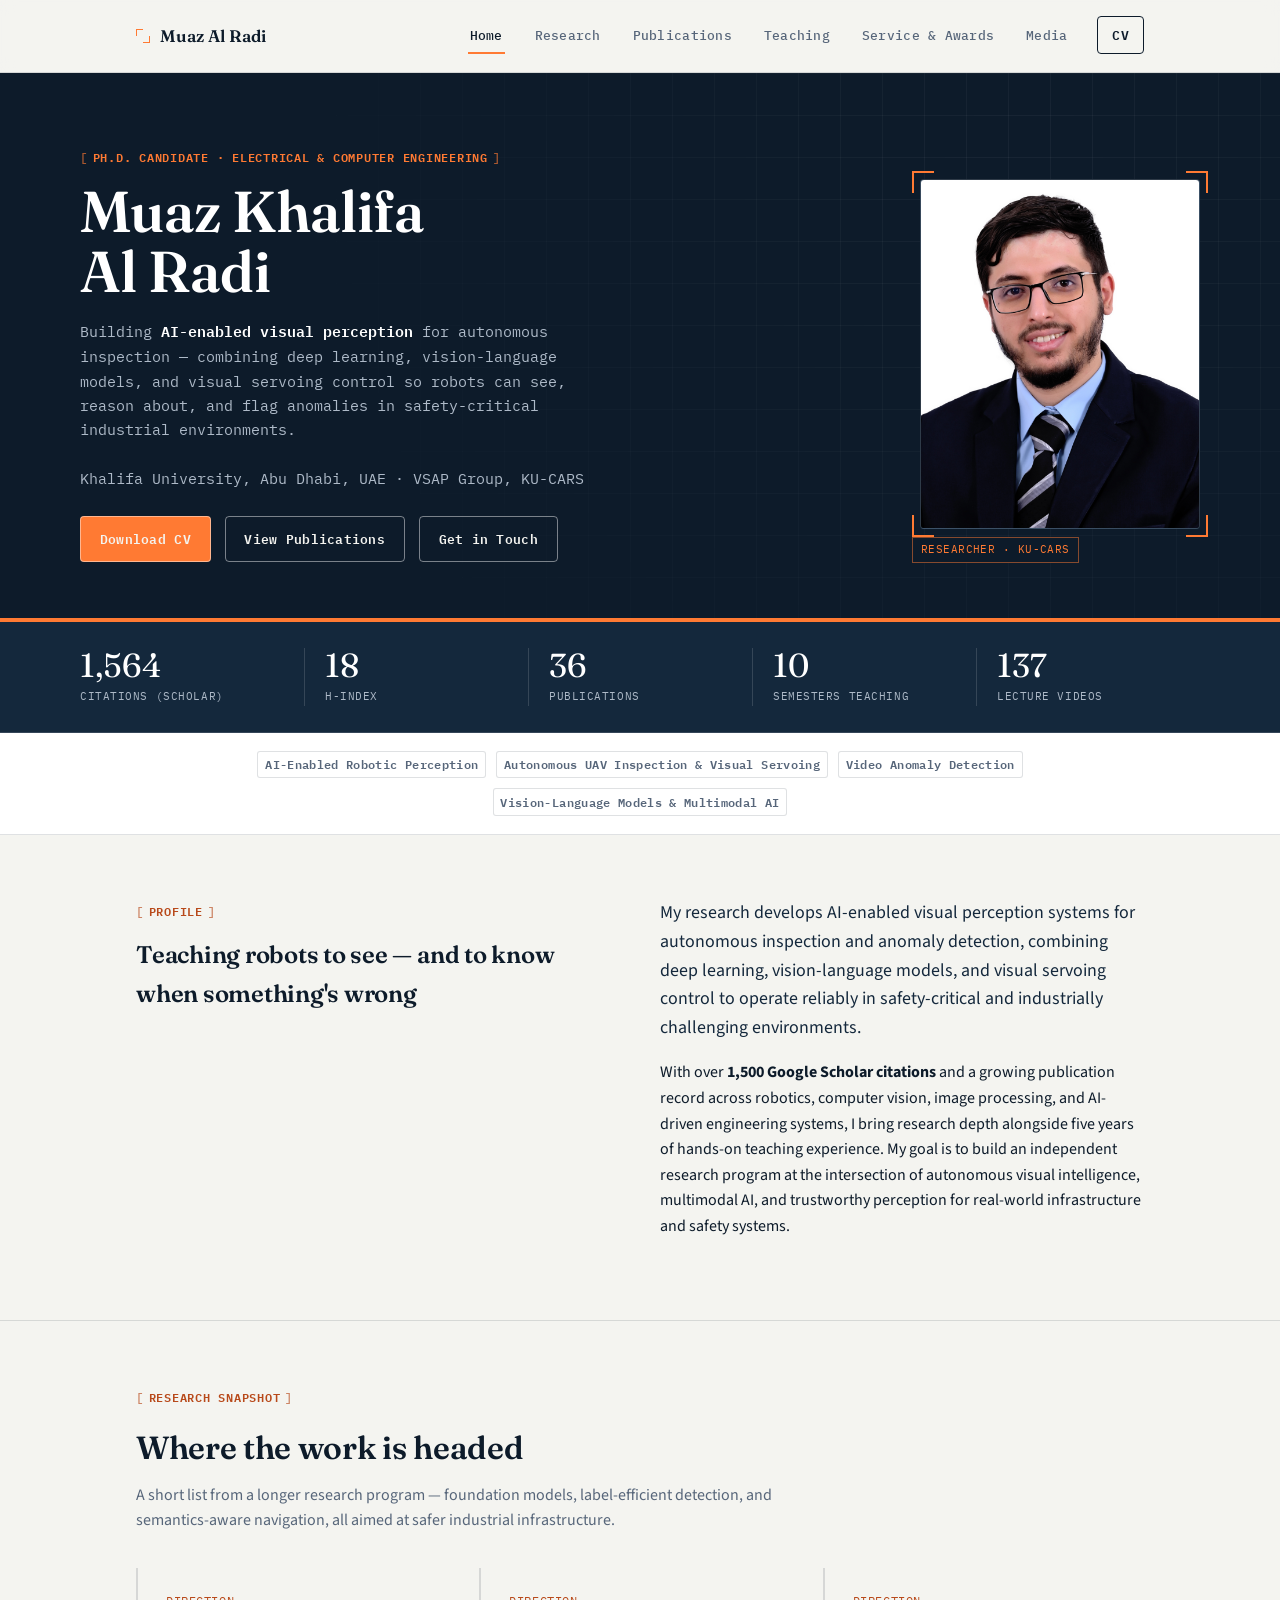
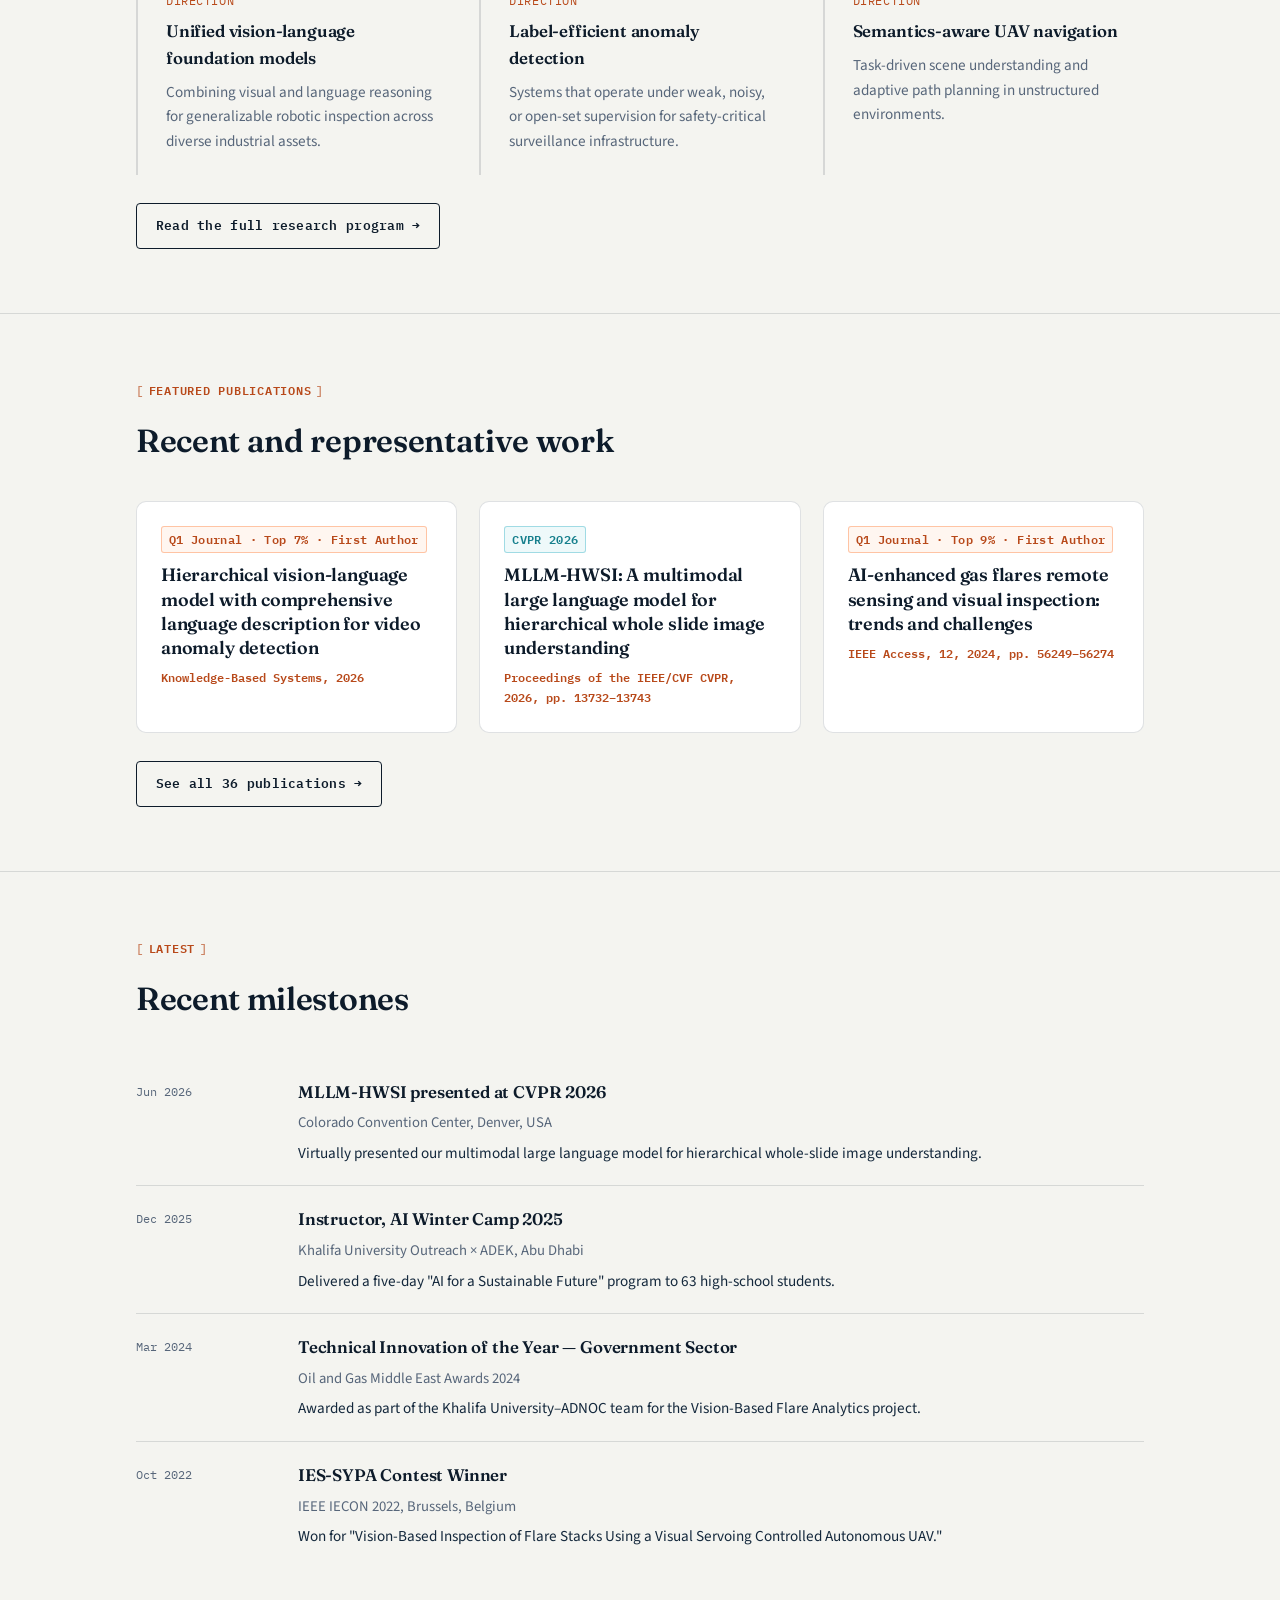
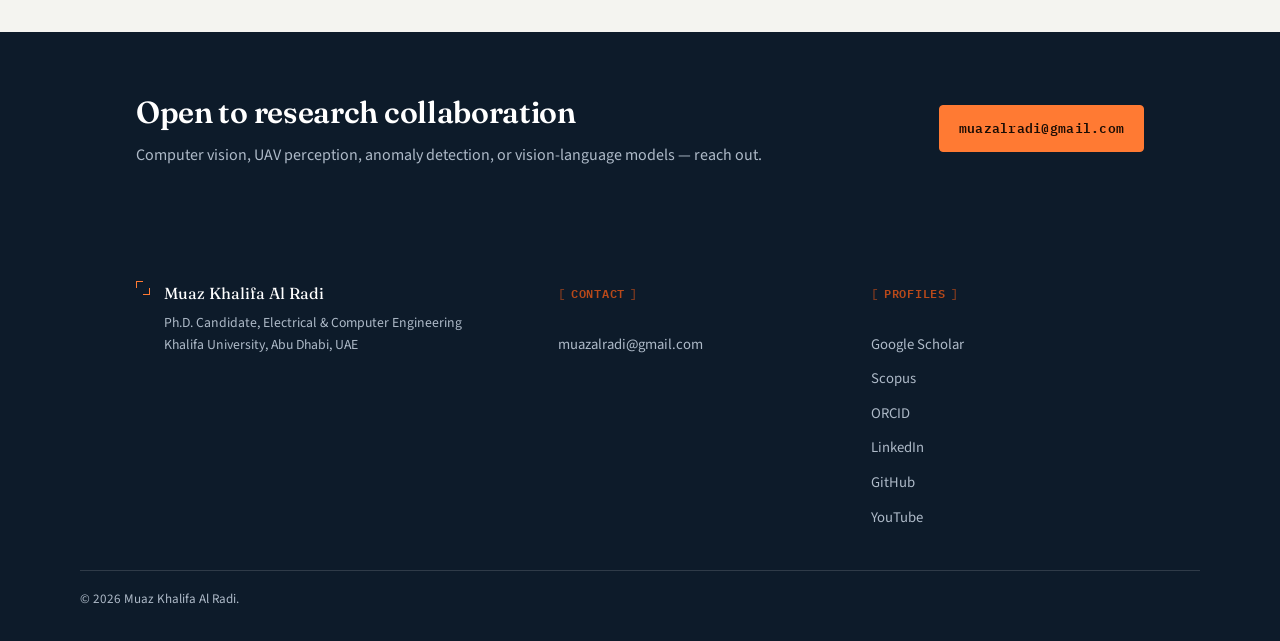
<file: index.html>
<!DOCTYPE html>
<html lang="en">
<head>
<meta charset="UTF-8">
<meta name="viewport" content="width=device-width, initial-scale=1.0">
<title>Muaz Khalifa Al Radi — AI-Enabled Robotic Perception</title>
<meta name="description" content="Muaz Khalifa Al Radi is a Ph.D. candidate in Electrical and Computer Engineering at Khalifa University, researching AI-enabled visual perception for autonomous UAV inspection and video anomaly detection.">
<link rel="icon" href="data:image/svg+xml,%3Csvg xmlns='http://www.w3.org/2000/svg' viewBox='0 0 32 32'%3E%3Crect width='32' height='32' fill='%230d1b2a'/%3E%3Cpath d='M4 4 L4 12 M4 4 L12 4 M28 4 L28 12 M28 4 L20 4 M4 28 L4 20 M4 28 L12 28 M28 28 L28 20 M28 28 L20 28' stroke='%23ff7a33' stroke-width='2.5' fill='none'/%3E%3C/svg%3E">
<link rel="stylesheet" href="assets/css/style.css">
</head>
<body data-page="home">

<header class="site-header">
  <div class="container header-inner">
    <a href="index.html" class="brand">
      <span class="brand-mark" aria-hidden="true"></span>
      <span>Muaz Al&nbsp;Radi</span>
    </a>
    <nav class="site-nav" aria-label="Primary">
      <button class="nav-toggle" aria-expanded="false" aria-controls="nav-menu">
        <span></span><span></span><span></span>
        <span class="sr-only">Toggle menu</span>
      </button>
      <ul id="nav-menu" class="nav-menu">
        <li><a href="index.html" data-nav="home">Home</a></li>
        <li><a href="research.html" data-nav="research">Research</a></li>
        <li><a href="publications.html" data-nav="publications">Publications</a></li>
        <li><a href="teaching.html" data-nav="teaching">Teaching</a></li>
        <li><a href="service.html" data-nav="service">Service &amp; Awards</a></li>
        <li><a href="media.html" data-nav="media">Media</a></li>
        <li><a href="cv.html" data-nav="cv" class="nav-cta">CV</a></li>
      </ul>
    </nav>
  </div>
</header>

<!-- HERO -->
<section class="hero on-dark">
  <div class="container hero-inner">
    <div class="hero-copy">
      <span class="eyebrow">Ph.D. Candidate &middot; Electrical &amp; Computer Engineering</span>
      <h1>Muaz Khalifa<br>Al&nbsp;Radi</h1>
      <p class="hero-role">Building <strong>AI-enabled visual perception</strong> for autonomous inspection &mdash; combining deep learning, vision-language models, and visual servoing control so robots can see, reason about, and flag anomalies in safety-critical industrial environments.<br><br>Khalifa University, Abu Dhabi, UAE &middot; VSAP Group, KU-CARS</p>
      <div class="hero-actions">
        <a href="cv.html" class="btn btn-accent">Download CV</a>
        <a href="publications.html" class="btn">View Publications</a>
        <a href="mailto:muazalradi@gmail.com" class="btn">Get in Touch</a>
      </div>
    </div>
    <div class="photo-frame">
      <span class="corner tl"></span><span class="corner tr"></span>
      <span class="corner bl"></span><span class="corner br"></span>
      <div class="photo-inner">
        <img src="assets/img/profile.jpg" alt="Muaz Khalifa Al Radi" style="width:100%;height:100%;object-fit:cover;">
      </div>
      <div class="tagbox">RESEARCHER &middot; KU-CARS</div>
    </div>
  </div>
</section>

<div class="stat-strip">
  <div class="container stat-grid">
    <div class="stat"><div class="num">1,564</div><div class="lbl">Citations (Scholar)</div></div>
    <div class="stat"><div class="num">18</div><div class="lbl">h-index</div></div>
    <div class="stat"><div class="num">36</div><div class="lbl">Publications</div></div>
    <div class="stat"><div class="num">10</div><div class="lbl">Semesters Teaching</div></div>
    <div class="stat"><div class="num">137</div><div class="lbl">Lecture Videos</div></div>
  </div>
</div>

<div class="areas-strip">
  <div class="container chip-row">
    <span class="tag">AI-Enabled Robotic Perception</span>
    <span class="tag">Autonomous UAV Inspection &amp; Visual Servoing</span>
    <span class="tag">Video Anomaly Detection</span>
    <span class="tag">Vision-Language Models &amp; Multimodal AI</span>
  </div>
</div>

<!-- PROFILE -->
<section class="section">
  <div class="container">
    <div class="split">
      <div class="reveal">
        <span class="eyebrow">Profile</span>
        <h2>Teaching robots to see &mdash; and to know when something's wrong</h2>
      </div>
      <div class="reveal">
        <p class="lede">My research develops AI-enabled visual perception systems for autonomous inspection and anomaly detection, combining deep learning, vision-language models, and visual servoing control to operate reliably in safety-critical and industrially challenging environments.</p>
        <p>With over <strong>1,500 Google Scholar citations</strong> and a growing publication record across robotics, computer vision, image processing, and AI-driven engineering systems, I bring research depth alongside five years of hands-on teaching experience. My goal is to build an independent research program at the intersection of autonomous visual intelligence, multimodal AI, and trustworthy perception for real-world infrastructure and safety systems.</p>
      </div>
    </div>
  </div>
</section>

<!-- RESEARCH SNAPSHOT -->
<section class="section">
  <div class="container">
    <div class="section-head reveal">
      <span class="eyebrow">Research Snapshot</span>
      <h2>Where the work is headed</h2>
      <p>A short list from a longer research program &mdash; foundation models, label-efficient detection, and semantics-aware navigation, all aimed at safer industrial infrastructure.</p>
    </div>
    <div class="card-grid reveal">
      <div class="bracket-card">
        <span class="idx">DIRECTION</span>
        <h3>Unified vision-language foundation models</h3>
        <p>Combining visual and language reasoning for generalizable robotic inspection across diverse industrial assets.</p>
      </div>
      <div class="bracket-card">
        <span class="idx">DIRECTION</span>
        <h3>Label-efficient anomaly detection</h3>
        <p>Systems that operate under weak, noisy, or open-set supervision for safety-critical surveillance infrastructure.</p>
      </div>
      <div class="bracket-card">
        <span class="idx">DIRECTION</span>
        <h3>Semantics-aware UAV navigation</h3>
        <p>Task-driven scene understanding and adaptive path planning in unstructured environments.</p>
      </div>
    </div>
    <div class="section-foot reveal">
      <a href="research.html" class="btn">Read the full research program &rarr;</a>
    </div>
  </div>
</section>

<!-- FEATURED PUBLICATIONS -->
<section class="section">
  <div class="container">
    <div class="section-head reveal">
      <span class="eyebrow">Featured Publications</span>
      <h2>Recent and representative work</h2>
    </div>
    <div class="card-grid reveal">
      <div class="card">
        <span class="tag tag-accent">Q1 Journal &middot; Top 7% &middot; First Author</span>
        <h3>Hierarchical vision-language model with comprehensive language description for video anomaly detection</h3>
        <p class="venue">Knowledge-Based Systems, 2026</p>
      </div>
      <div class="card">
        <span class="tag tag-cyan">CVPR 2026</span>
        <h3>MLLM-HWSI: A multimodal large language model for hierarchical whole slide image understanding</h3>
        <p class="venue">Proceedings of the IEEE/CVF CVPR, 2026, pp. 13732&ndash;13743</p>
      </div>
      <div class="card">
        <span class="tag tag-accent">Q1 Journal &middot; Top 9% &middot; First Author</span>
        <h3>AI-enhanced gas flares remote sensing and visual inspection: trends and challenges</h3>
        <p class="venue">IEEE Access, 12, 2024, pp. 56249&ndash;56274</p>
      </div>
    </div>
    <div class="section-foot reveal">
      <a href="publications.html" class="btn">See all 36 publications &rarr;</a>
    </div>
  </div>
</section>

<!-- LATEST -->
<section class="section">
  <div class="container">
    <div class="section-head reveal">
      <span class="eyebrow">Latest</span>
      <h2>Recent milestones</h2>
    </div>
    <div class="dated-list reveal">
      <div class="dated-item">
        <div class="when">Jun 2026</div>
        <div>
          <h3>MLLM-HWSI presented at CVPR 2026</h3>
          <p class="where">Colorado Convention Center, Denver, USA</p>
          <p>Virtually presented our multimodal large language model for hierarchical whole-slide image understanding.</p>
        </div>
      </div>
      <div class="dated-item">
        <div class="when">Dec 2025</div>
        <div>
          <h3>Instructor, AI Winter Camp 2025</h3>
          <p class="where">Khalifa University Outreach &times; ADEK, Abu Dhabi</p>
          <p>Delivered a five-day "AI for a Sustainable Future" program to 63 high-school students.</p>
        </div>
      </div>
      <div class="dated-item">
        <div class="when">Mar 2024</div>
        <div>
          <h3>Technical Innovation of the Year &mdash; Government Sector</h3>
          <p class="where">Oil and Gas Middle East Awards 2024</p>
          <p>Awarded as part of the Khalifa University&ndash;ADNOC team for the Vision-Based Flare Analytics project.</p>
        </div>
      </div>
      <div class="dated-item">
        <div class="when">Oct 2022</div>
        <div>
          <h3>IES-SYPA Contest Winner</h3>
          <p class="where">IEEE IECON 2022, Brussels, Belgium</p>
          <p>Won for "Vision-Based Inspection of Flare Stacks Using a Visual Servoing Controlled Autonomous UAV."</p>
        </div>
      </div>
    </div>
  </div>
</section>

<!-- CTA -->
<section class="cta-band">
  <div class="container cta-inner">
    <div>
      <h2>Open to research collaboration</h2>
      <p>Computer vision, UAV perception, anomaly detection, or vision-language models &mdash; reach out.</p>
    </div>
    <a href="mailto:muazalradi@gmail.com" class="btn btn-accent">muazalradi@gmail.com</a>
  </div>
</section>

<footer class="site-footer">
  <div class="container footer-inner">
    <div class="footer-brand">
      <span class="brand-mark" aria-hidden="true"></span>
      <p>Muaz Khalifa Al&nbsp;Radi<span class="muted">Ph.D. Candidate, Electrical &amp; Computer Engineering<br>Khalifa University, Abu Dhabi, UAE</span></p>
    </div>
    <div class="footer-links">
      <h3 class="eyebrow">Contact</h3>
      <ul>
        <li><a href="mailto:muazalradi@gmail.com">muazalradi@gmail.com</a></li>
      </ul>
    </div>
    <div class="footer-links">
      <h3 class="eyebrow">Profiles</h3>
      <ul>
        <li><a href="https://scholar.google.com/citations?user=YYw9h2cAAAAJ&hl=en" target="_blank" rel="noopener">Google Scholar</a></li>
        <li><a href="https://www.scopus.com/authid/detail.uri?authorId=57217631941" target="_blank" rel="noopener">Scopus</a></li>
        <li><a href="https://orcid.org/0000-0002-4309-1585" target="_blank" rel="noopener">ORCID</a></li>
        <li><a href="https://www.linkedin.com/in/muaz-al-radi-607681177/" target="_blank" rel="noopener">LinkedIn</a></li>
        <li><a href="https://github.com/MR81224" target="_blank" rel="noopener">GitHub</a></li>
        <li><a href="https://www.youtube.com/@sreetutorials1730" target="_blank" rel="noopener">YouTube</a></li>
      </ul>
    </div>
  </div>
  <div class="container footer-bottom">
    <p>&copy; <span id="year"></span> Muaz Khalifa Al Radi.</p>
  </div>
</footer>

<script src="assets/js/main.js"></script>
</body>
</html>
</file>
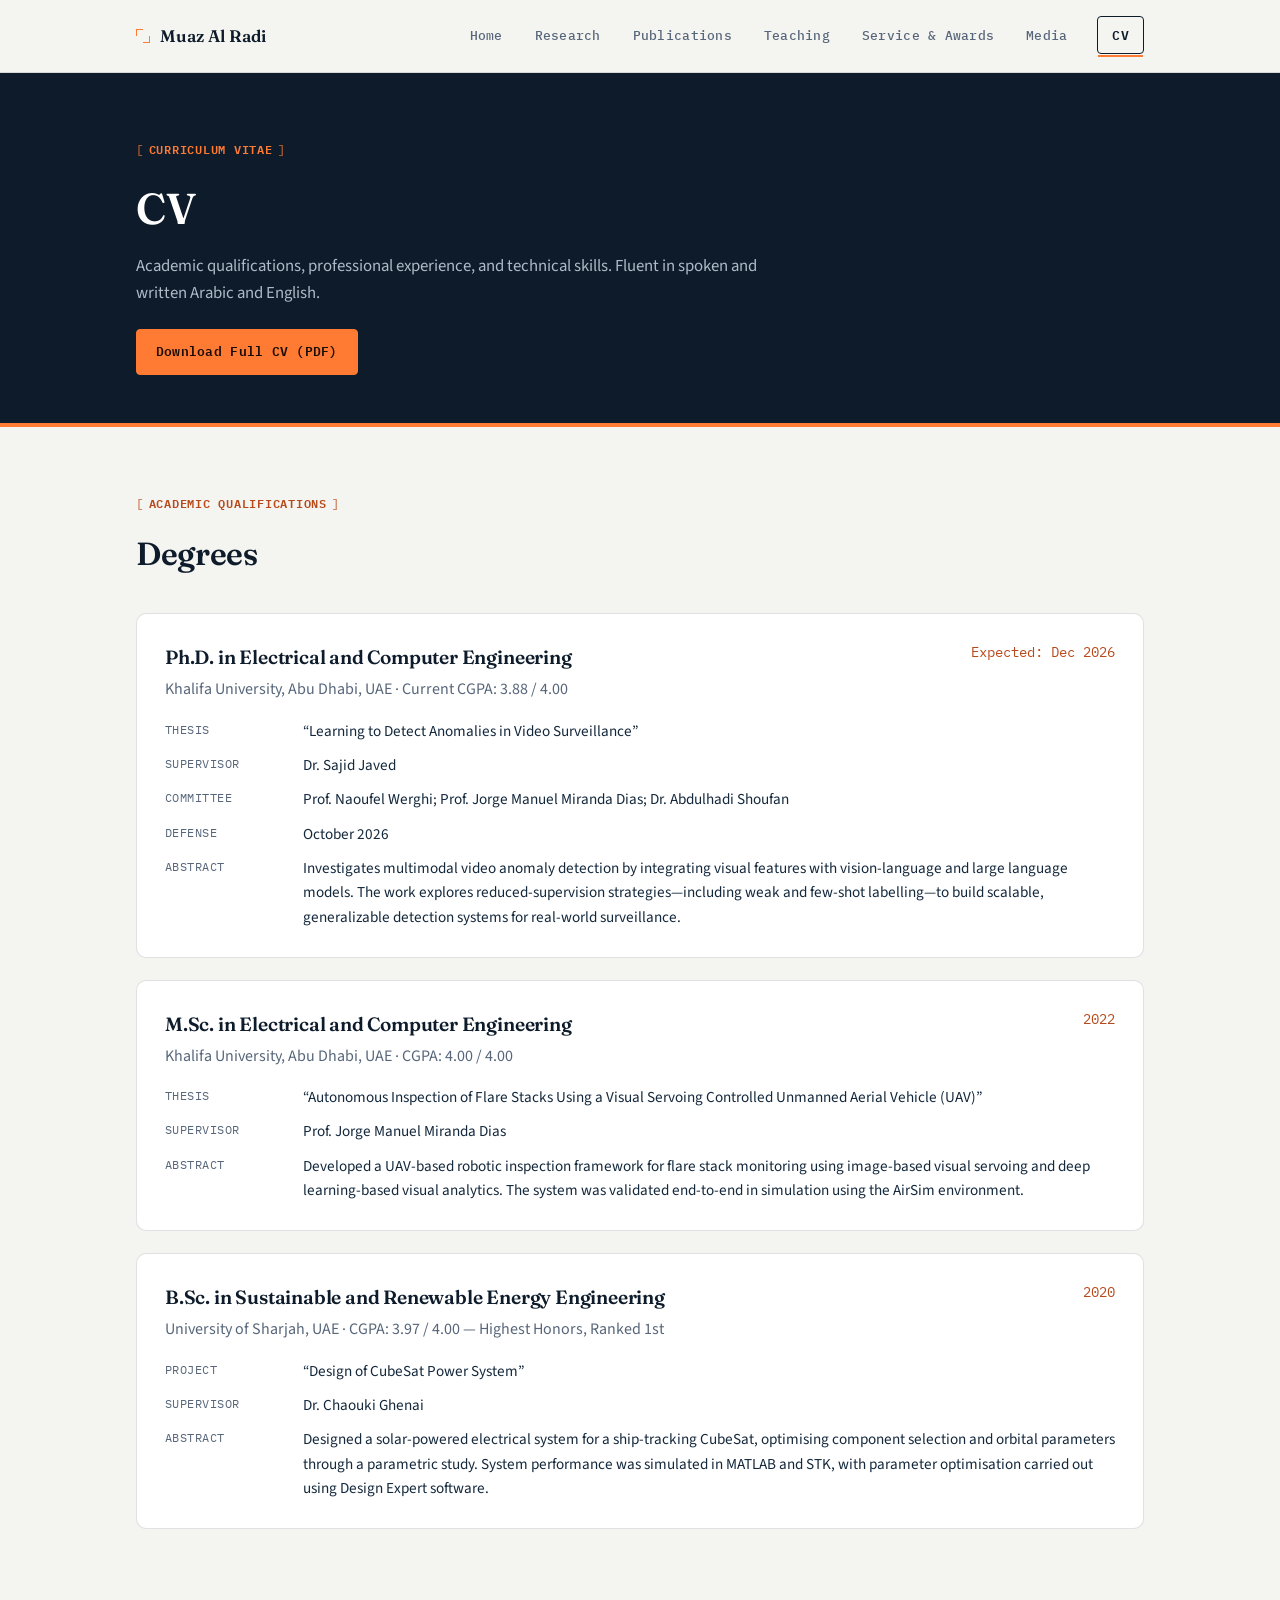
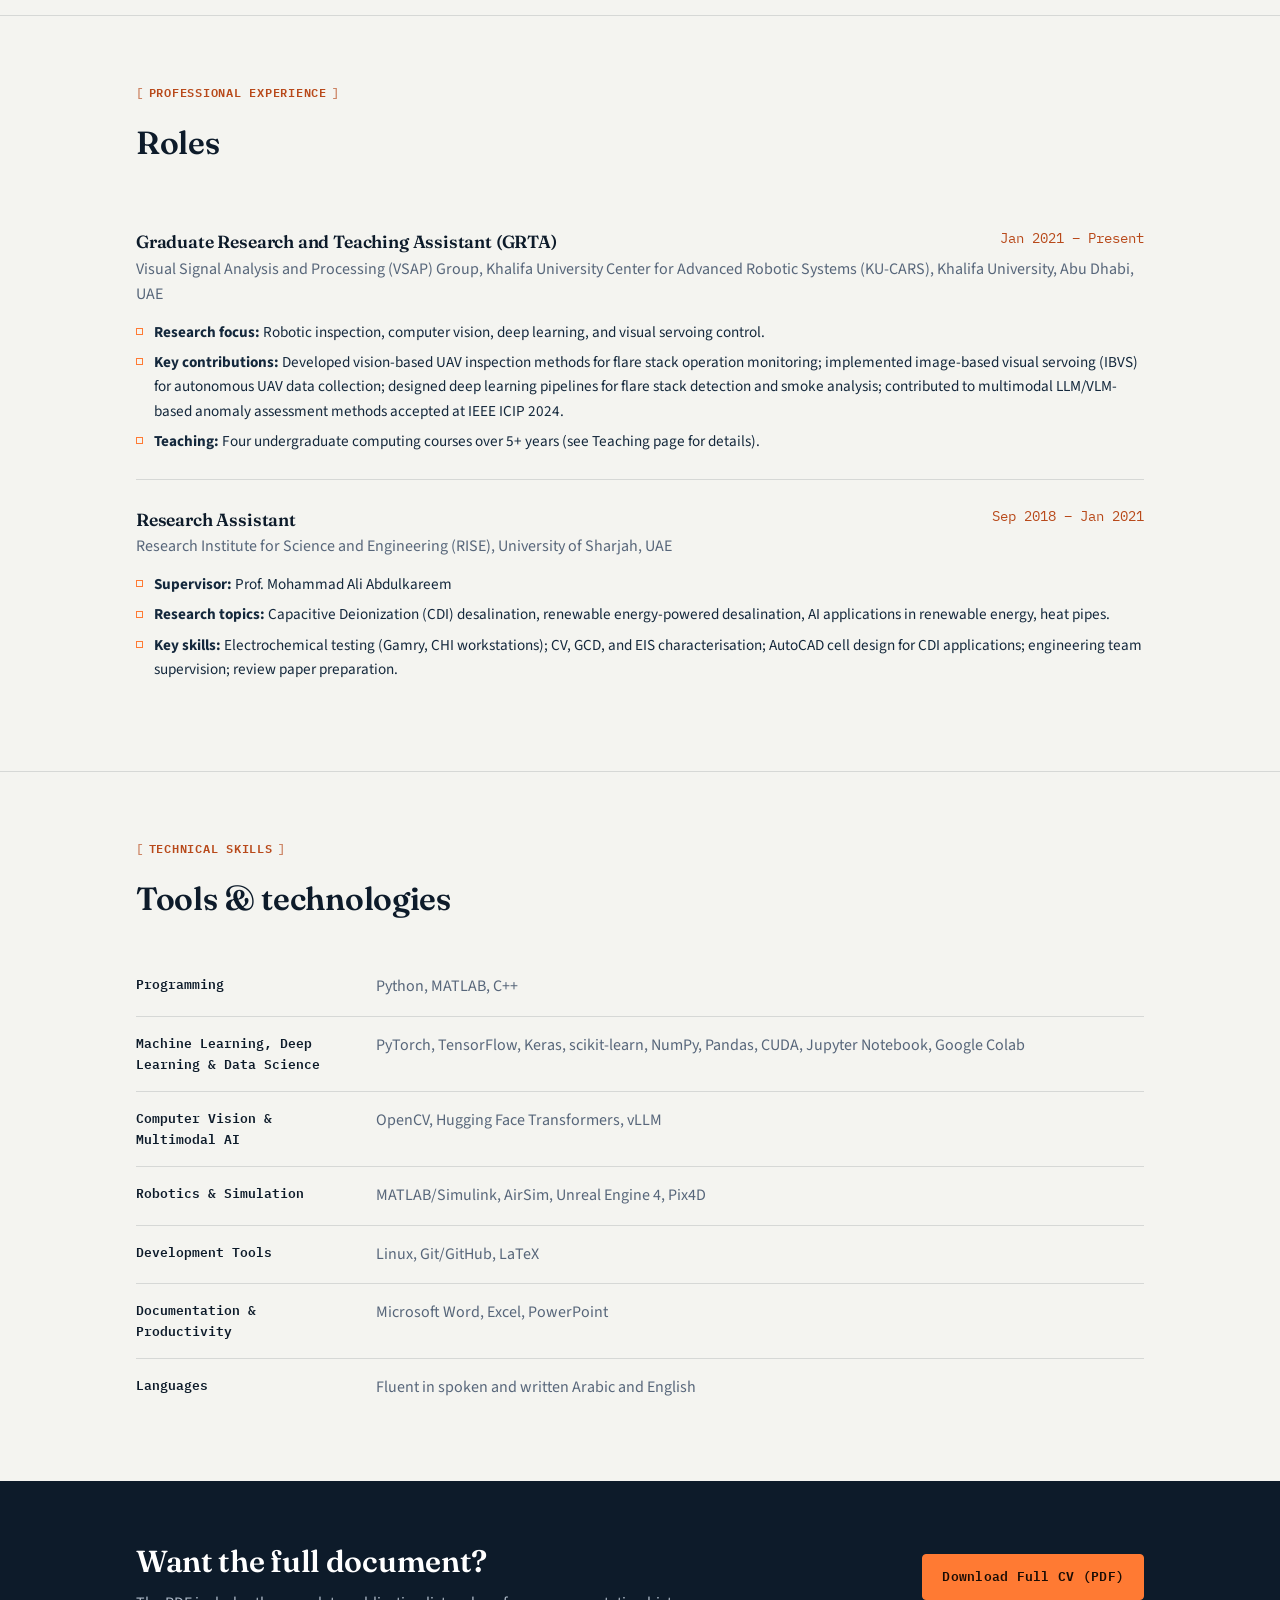
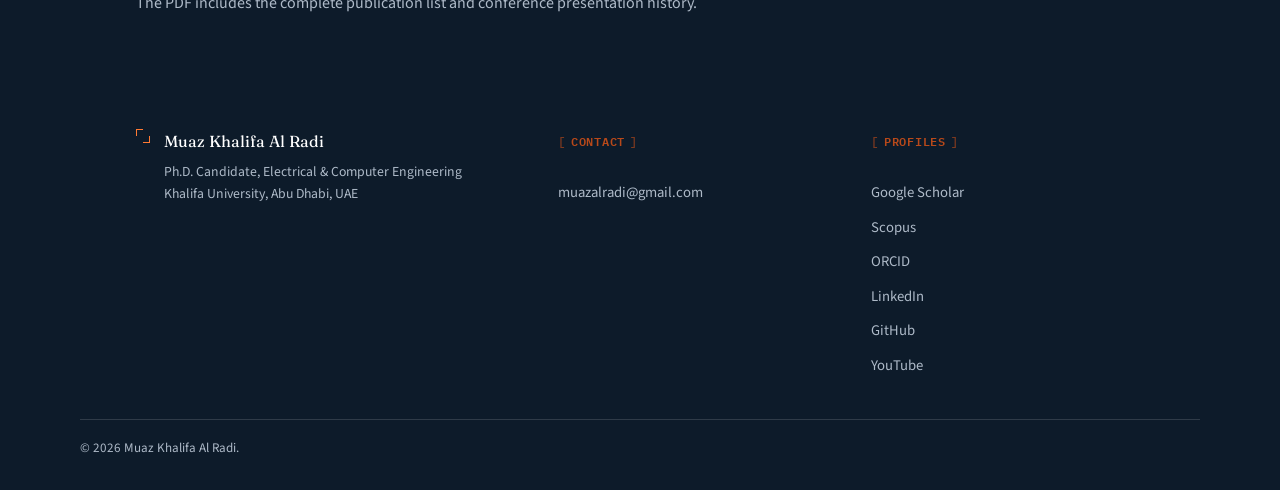
<file: cv.html>
<!DOCTYPE html>
<html lang="en">
<head>
<meta charset="UTF-8">
<meta name="viewport" content="width=device-width, initial-scale=1.0">
<title>CV — Muaz Khalifa Al Radi</title>
<meta name="description" content="Curriculum vitae of Muaz Khalifa Al Radi: academic qualifications, professional experience, and technical skills. Download the full CV as a PDF.">
<link rel="icon" href="data:image/svg+xml,%3Csvg xmlns='http://www.w3.org/2000/svg' viewBox='0 0 32 32'%3E%3Crect width='32' height='32' fill='%230d1b2a'/%3E%3Cpath d='M4 4 L4 12 M4 4 L12 4 M28 4 L28 12 M28 4 L20 4 M4 28 L4 20 M4 28 L12 28 M28 28 L28 20 M28 28 L20 28' stroke='%23ff7a33' stroke-width='2.5' fill='none'/%3E%3C/svg%3E">
<link rel="stylesheet" href="assets/css/style.css">
</head>
<body data-page="cv">

<header class="site-header">
  <div class="container header-inner">
    <a href="index.html" class="brand">
      <span class="brand-mark" aria-hidden="true"></span>
      <span>Muaz Al&nbsp;Radi</span>
    </a>
    <nav class="site-nav" aria-label="Primary">
      <button class="nav-toggle" aria-expanded="false" aria-controls="nav-menu">
        <span></span><span></span><span></span>
        <span class="sr-only">Toggle menu</span>
      </button>
      <ul id="nav-menu" class="nav-menu">
        <li><a href="index.html" data-nav="home">Home</a></li>
        <li><a href="research.html" data-nav="research">Research</a></li>
        <li><a href="publications.html" data-nav="publications">Publications</a></li>
        <li><a href="teaching.html" data-nav="teaching">Teaching</a></li>
        <li><a href="service.html" data-nav="service">Service &amp; Awards</a></li>
        <li><a href="media.html" data-nav="media">Media</a></li>
        <li><a href="cv.html" data-nav="cv" class="nav-cta">CV</a></li>
      </ul>
    </nav>
  </div>
</header>

<div class="page-head">
  <div class="container">
    <span class="eyebrow">Curriculum Vitae</span>
    <h1>CV</h1>
    <p>Academic qualifications, professional experience, and technical skills. Fluent in spoken and written Arabic and English.</p>
    <div style="margin-top:22px;">
      <a href="assets/files/Muaz_Al_Radi_CV.pdf" class="btn btn-accent" download>Download Full CV (PDF)</a>
    </div>
  </div>
</div>

<!-- QUALIFICATIONS -->
<section class="section">
  <div class="container">
    <div class="section-head reveal">
      <span class="eyebrow">Academic Qualifications</span>
      <h2>Degrees</h2>
    </div>

    <div class="degree reveal">
      <div class="dgtop">
        <h3>Ph.D. in Electrical and Computer Engineering</h3>
        <div class="when">Expected: Dec 2026</div>
      </div>
      <p class="where">Khalifa University, Abu Dhabi, UAE &middot; Current CGPA: 3.88 / 4.00</p>
      <dl>
        <dt>Thesis</dt><dd>&ldquo;Learning to Detect Anomalies in Video Surveillance&rdquo;</dd>
        <dt>Supervisor</dt><dd>Dr. Sajid Javed</dd>
        <dt>Committee</dt><dd>Prof. Naoufel Werghi; Prof. Jorge Manuel Miranda Dias; Dr. Abdulhadi Shoufan</dd>
        <dt>Defense</dt><dd>October 2026</dd>
        <dt>Abstract</dt><dd>Investigates multimodal video anomaly detection by integrating visual features with vision-language and large language models. The work explores reduced-supervision strategies&mdash;including weak and few-shot labelling&mdash;to build scalable, generalizable detection systems for real-world surveillance.</dd>
      </dl>
    </div>

    <div class="degree reveal">
      <div class="dgtop">
        <h3>M.Sc. in Electrical and Computer Engineering</h3>
        <div class="when">2022</div>
      </div>
      <p class="where">Khalifa University, Abu Dhabi, UAE &middot; CGPA: 4.00 / 4.00</p>
      <dl>
        <dt>Thesis</dt><dd>&ldquo;Autonomous Inspection of Flare Stacks Using a Visual Servoing Controlled Unmanned Aerial Vehicle (UAV)&rdquo;</dd>
        <dt>Supervisor</dt><dd>Prof. Jorge Manuel Miranda Dias</dd>
        <dt>Abstract</dt><dd>Developed a UAV-based robotic inspection framework for flare stack monitoring using image-based visual servoing and deep learning-based visual analytics. The system was validated end-to-end in simulation using the AirSim environment.</dd>
      </dl>
    </div>

    <div class="degree reveal">
      <div class="dgtop">
        <h3>B.Sc. in Sustainable and Renewable Energy Engineering</h3>
        <div class="when">2020</div>
      </div>
      <p class="where">University of Sharjah, UAE &middot; CGPA: 3.97 / 4.00 &mdash; Highest Honors, Ranked 1st</p>
      <dl>
        <dt>Project</dt><dd>&ldquo;Design of CubeSat Power System&rdquo;</dd>
        <dt>Supervisor</dt><dd>Dr. Chaouki Ghenai</dd>
        <dt>Abstract</dt><dd>Designed a solar-powered electrical system for a ship-tracking CubeSat, optimising component selection and orbital parameters through a parametric study. System performance was simulated in MATLAB and STK, with parameter optimisation carried out using Design Expert software.</dd>
      </dl>
    </div>
  </div>
</section>

<!-- EXPERIENCE -->
<section class="section">
  <div class="container">
    <div class="section-head reveal">
      <span class="eyebrow">Professional Experience</span>
      <h2>Roles</h2>
    </div>
    <div class="reveal">
      <div class="job">
        <div class="jtop">
          <h3>Graduate Research and Teaching Assistant (GRTA)</h3>
          <div class="when">Jan 2021 &ndash; Present</div>
        </div>
        <p class="where">Visual Signal Analysis and Processing (VSAP) Group, Khalifa University Center for Advanced Robotic Systems (KU-CARS), Khalifa University, Abu Dhabi, UAE</p>
        <ul>
          <li><strong>Research focus:</strong> Robotic inspection, computer vision, deep learning, and visual servoing control.</li>
          <li><strong>Key contributions:</strong> Developed vision-based UAV inspection methods for flare stack operation monitoring; implemented image-based visual servoing (IBVS) for autonomous UAV data collection; designed deep learning pipelines for flare stack detection and smoke analysis; contributed to multimodal LLM/VLM-based anomaly assessment methods accepted at IEEE ICIP 2024.</li>
          <li><strong>Teaching:</strong> Four undergraduate computing courses over 5+ years (see Teaching page for details).</li>
        </ul>
      </div>
      <div class="job">
        <div class="jtop">
          <h3>Research Assistant</h3>
          <div class="when">Sep 2018 &ndash; Jan 2021</div>
        </div>
        <p class="where">Research Institute for Science and Engineering (RISE), University of Sharjah, UAE</p>
        <ul>
          <li><strong>Supervisor:</strong> Prof. Mohammad Ali Abdulkareem</li>
          <li><strong>Research topics:</strong> Capacitive Deionization (CDI) desalination, renewable energy-powered desalination, AI applications in renewable energy, heat pipes.</li>
          <li><strong>Key skills:</strong> Electrochemical testing (Gamry, CHI workstations); CV, GCD, and EIS characterisation; AutoCAD cell design for CDI applications; engineering team supervision; review paper preparation.</li>
        </ul>
      </div>
    </div>
  </div>
</section>

<!-- TECHNICAL SKILLS -->
<section class="section">
  <div class="container">
    <div class="section-head reveal">
      <span class="eyebrow">Technical Skills</span>
      <h2>Tools &amp; technologies</h2>
    </div>
    <div class="reveal">
      <div class="skill-row">
        <div class="k">Programming</div>
        <div class="v">Python, MATLAB, C++</div>
      </div>
      <div class="skill-row">
        <div class="k">Machine Learning, Deep Learning &amp; Data Science</div>
        <div class="v">PyTorch, TensorFlow, Keras, scikit-learn, NumPy, Pandas, CUDA, Jupyter Notebook, Google Colab</div>
      </div>
      <div class="skill-row">
        <div class="k">Computer Vision &amp; Multimodal AI</div>
        <div class="v">OpenCV, Hugging Face Transformers, vLLM</div>
      </div>
      <div class="skill-row">
        <div class="k">Robotics &amp; Simulation</div>
        <div class="v">MATLAB/Simulink, AirSim, Unreal Engine 4, Pix4D</div>
      </div>
      <div class="skill-row">
        <div class="k">Development Tools</div>
        <div class="v">Linux, Git/GitHub, LaTeX</div>
      </div>
      <div class="skill-row">
        <div class="k">Documentation &amp; Productivity</div>
        <div class="v">Microsoft Word, Excel, PowerPoint</div>
      </div>
      <div class="skill-row">
        <div class="k">Languages</div>
        <div class="v">Fluent in spoken and written Arabic and English</div>
      </div>
    </div>
  </div>
</section>

<!-- CTA -->
<section class="cta-band">
  <div class="container cta-inner">
    <div>
      <h2>Want the full document?</h2>
      <p>The PDF includes the complete publication list and conference presentation history.</p>
    </div>
    <a href="assets/files/Muaz_Al_Radi_CV.pdf" class="btn btn-accent" download>Download Full CV (PDF)</a>
  </div>
</section>

<footer class="site-footer">
  <div class="container footer-inner">
    <div class="footer-brand">
      <span class="brand-mark" aria-hidden="true"></span>
      <p>Muaz Khalifa Al&nbsp;Radi<span class="muted">Ph.D. Candidate, Electrical &amp; Computer Engineering<br>Khalifa University, Abu Dhabi, UAE</span></p>
    </div>
    <div class="footer-links">
      <h3 class="eyebrow">Contact</h3>
      <ul>
        <li><a href="mailto:muazalradi@gmail.com">muazalradi@gmail.com</a></li>
      </ul>
    </div>
    <div class="footer-links">
      <h3 class="eyebrow">Profiles</h3>
      <ul>
        <li><a href="https://scholar.google.com/citations?user=YYw9h2cAAAAJ&hl=en" target="_blank" rel="noopener">Google Scholar</a></li>
        <li><a href="https://www.scopus.com/authid/detail.uri?authorId=57217631941" target="_blank" rel="noopener">Scopus</a></li>
        <li><a href="https://orcid.org/0000-0002-4309-1585" target="_blank" rel="noopener">ORCID</a></li>
        <li><a href="https://www.linkedin.com/in/muaz-al-radi-607681177/" target="_blank" rel="noopener">LinkedIn</a></li>
        <li><a href="https://github.com/MR81224" target="_blank" rel="noopener">GitHub</a></li>
        <li><a href="https://www.youtube.com/@sreetutorials1730" target="_blank" rel="noopener">YouTube</a></li>
      </ul>
    </div>
  </div>
  <div class="container footer-bottom">
    <p>&copy; <span id="year"></span> Muaz Khalifa Al Radi.</p>
  </div>
</footer>

<script src="assets/js/main.js"></script>
</body>
</html>
</file>
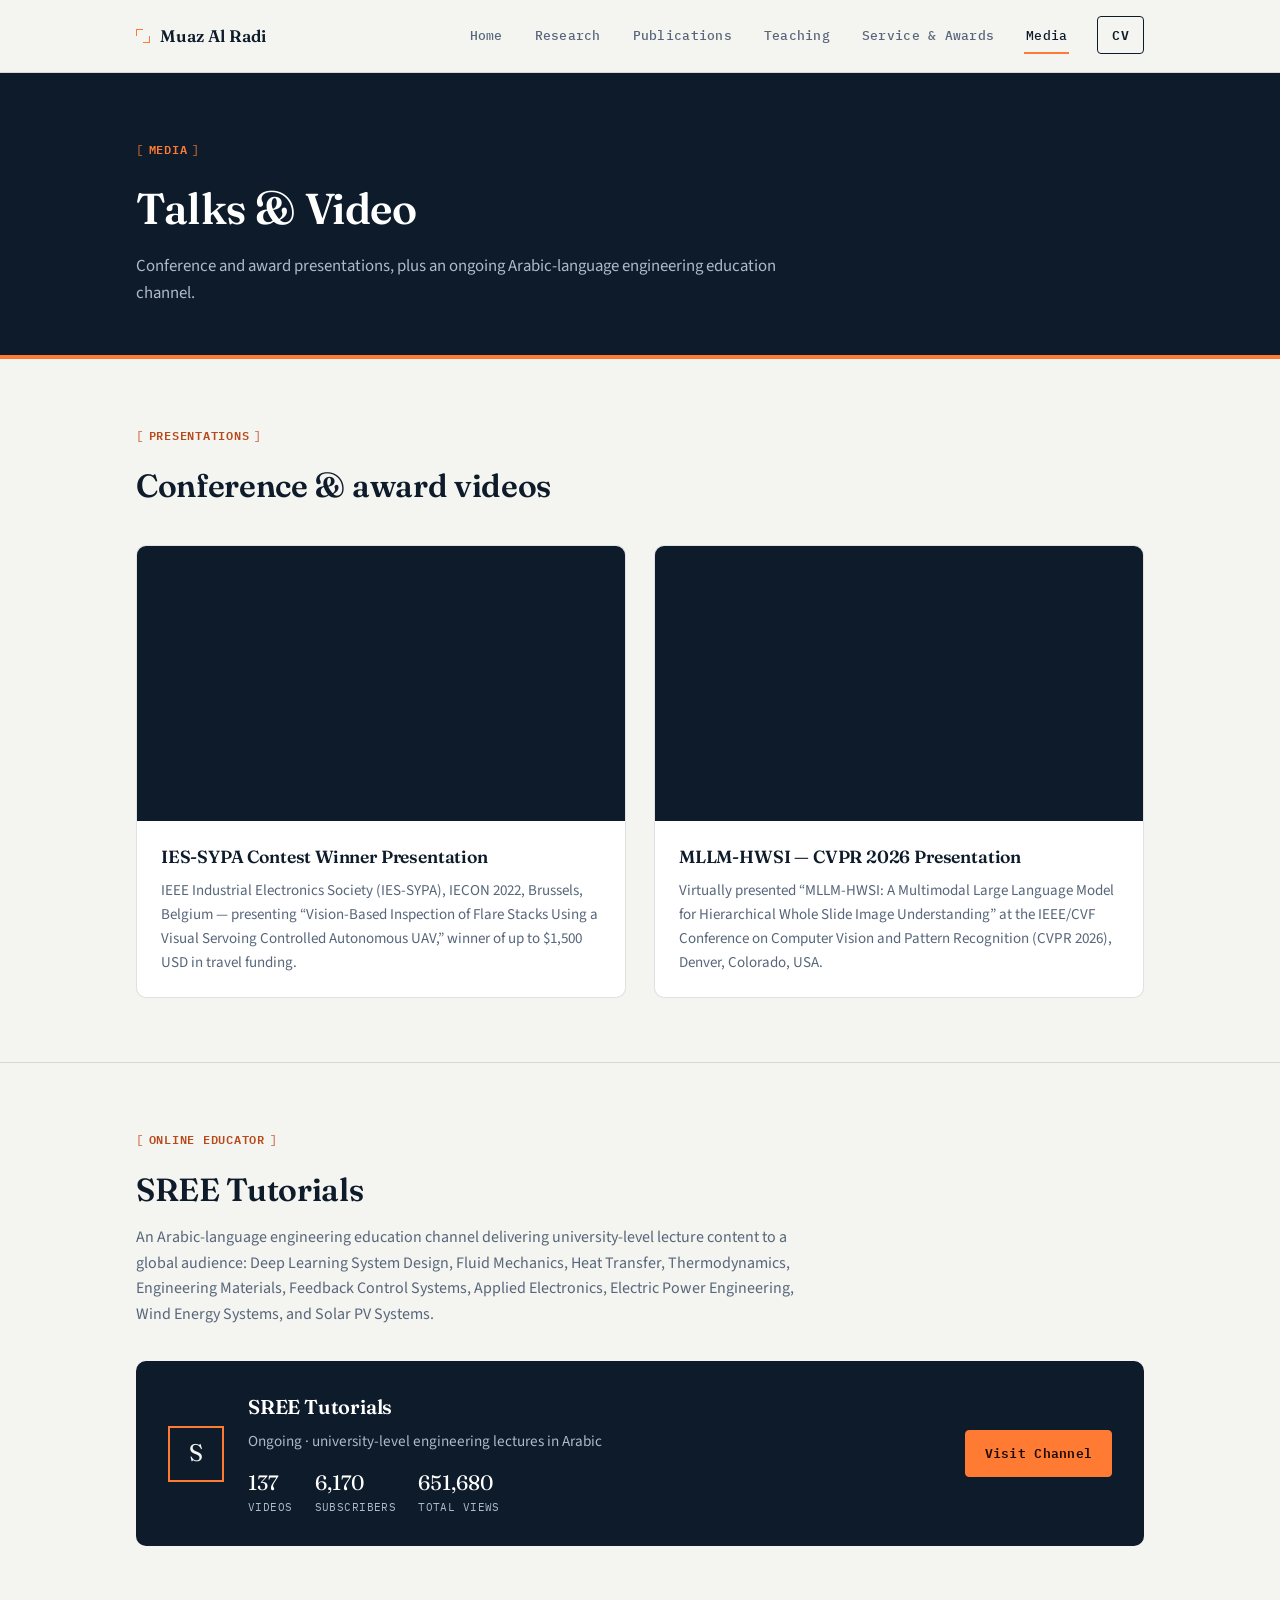
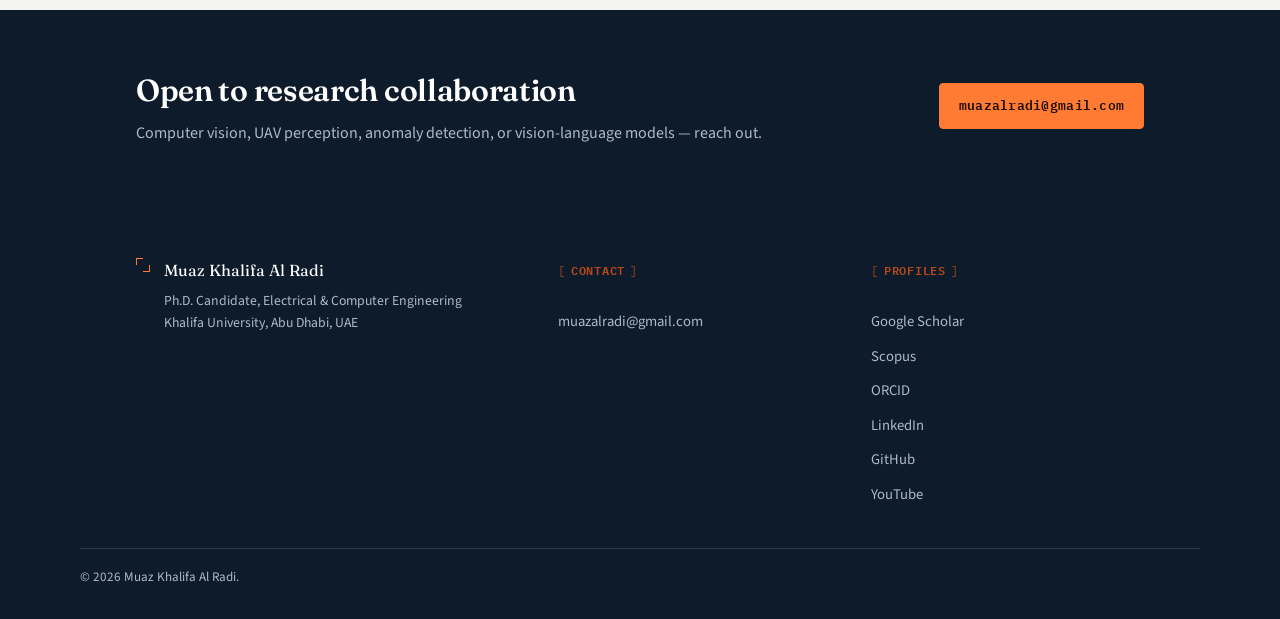
<file: media.html>
<!DOCTYPE html>
<html lang="en">
<head>
<meta charset="UTF-8">
<meta name="viewport" content="width=device-width, initial-scale=1.0">
<title>Media — Muaz Khalifa Al Radi</title>
<meta name="description" content="Video media for Muaz Khalifa Al Radi: IES-SYPA award presentation, CVPR 2026 MLLM-HWSI presentation, and the SREE Tutorials educational YouTube channel.">
<link rel="icon" href="data:image/svg+xml,%3Csvg xmlns='http://www.w3.org/2000/svg' viewBox='0 0 32 32'%3E%3Crect width='32' height='32' fill='%230d1b2a'/%3E%3Cpath d='M4 4 L4 12 M4 4 L12 4 M28 4 L28 12 M28 4 L20 4 M4 28 L4 20 M4 28 L12 28 M28 28 L28 20 M28 28 L20 28' stroke='%23ff7a33' stroke-width='2.5' fill='none'/%3E%3C/svg%3E">
<link rel="stylesheet" href="assets/css/style.css">
</head>
<body data-page="media">

<header class="site-header">
  <div class="container header-inner">
    <a href="index.html" class="brand">
      <span class="brand-mark" aria-hidden="true"></span>
      <span>Muaz Al&nbsp;Radi</span>
    </a>
    <nav class="site-nav" aria-label="Primary">
      <button class="nav-toggle" aria-expanded="false" aria-controls="nav-menu">
        <span></span><span></span><span></span>
        <span class="sr-only">Toggle menu</span>
      </button>
      <ul id="nav-menu" class="nav-menu">
        <li><a href="index.html" data-nav="home">Home</a></li>
        <li><a href="research.html" data-nav="research">Research</a></li>
        <li><a href="publications.html" data-nav="publications">Publications</a></li>
        <li><a href="teaching.html" data-nav="teaching">Teaching</a></li>
        <li><a href="service.html" data-nav="service">Service &amp; Awards</a></li>
        <li><a href="media.html" data-nav="media">Media</a></li>
        <li><a href="cv.html" data-nav="cv" class="nav-cta">CV</a></li>
      </ul>
    </nav>
  </div>
</header>

<div class="page-head">
  <div class="container">
    <span class="eyebrow">Media</span>
    <h1>Talks &amp; Video</h1>
    <p>Conference and award presentations, plus an ongoing Arabic-language engineering education channel.</p>
  </div>
</div>

<!-- VIDEOS -->
<section class="section">
  <div class="container">
    <div class="section-head reveal">
      <span class="eyebrow">Presentations</span>
      <h2>Conference &amp; award videos</h2>
    </div>
    <div class="video-grid reveal">
      <div class="video-card">
        <div class="video-frame">
          <iframe src="https://www.youtube-nocookie.com/embed/MPVk0WIfNpo" title="IES-SYPA Award Presentation — Vision-Based Inspection of Flare Stacks" loading="lazy" allow="accelerometer; autoplay; clipboard-write; encrypted-media; gyroscope; picture-in-picture" allowfullscreen></iframe>
        </div>
        <div class="video-body">
          <h3>IES-SYPA Contest Winner Presentation</h3>
          <p>IEEE Industrial Electronics Society (IES-SYPA), IECON 2022, Brussels, Belgium &mdash; presenting &ldquo;Vision-Based Inspection of Flare Stacks Using a Visual Servoing Controlled Autonomous UAV,&rdquo; winner of up to $1,500 USD in travel funding.</p>
        </div>
      </div>
      <div class="video-card">
        <div class="video-frame">
          <iframe src="https://www.youtube-nocookie.com/embed/7N0TG8naav0" title="CVPR 2026 — MLLM-HWSI Presentation" loading="lazy" allow="accelerometer; autoplay; clipboard-write; encrypted-media; gyroscope; picture-in-picture" allowfullscreen></iframe>
        </div>
        <div class="video-body">
          <h3>MLLM-HWSI &mdash; CVPR 2026 Presentation</h3>
          <p>Virtually presented &ldquo;MLLM-HWSI: A Multimodal Large Language Model for Hierarchical Whole Slide Image Understanding&rdquo; at the IEEE/CVF Conference on Computer Vision and Pattern Recognition (CVPR 2026), Denver, Colorado, USA.</p>
        </div>
      </div>
    </div>
  </div>
</section>

<!-- CHANNEL -->
<section class="section">
  <div class="container">
    <div class="section-head reveal">
      <span class="eyebrow">Online Educator</span>
      <h2>SREE Tutorials</h2>
      <p>An Arabic-language engineering education channel delivering university-level lecture content to a global audience: Deep Learning System Design, Fluid Mechanics, Heat Transfer, Thermodynamics, Engineering Materials, Feedback Control Systems, Applied Electronics, Electric Power Engineering, Wind Energy Systems, and Solar PV Systems.</p>
    </div>
    <div class="channel-card reveal">
      <div class="cmark">S</div>
      <div>
        <h3>SREE Tutorials</h3>
        <p>Ongoing &middot; university-level engineering lectures in Arabic</p>
        <div class="channel-stats">
          <div><div class="v">137</div><div class="k">Videos</div></div>
          <div><div class="v">6,170</div><div class="k">Subscribers</div></div>
          <div><div class="v">651,680</div><div class="k">Total Views</div></div>
        </div>
      </div>
      <a href="https://www.youtube.com/@sreetutorials1730" target="_blank" rel="noopener" class="btn btn-accent">Visit Channel</a>
    </div>
  </div>
</section>

<!-- CTA -->
<section class="cta-band">
  <div class="container cta-inner">
    <div>
      <h2>Open to research collaboration</h2>
      <p>Computer vision, UAV perception, anomaly detection, or vision-language models &mdash; reach out.</p>
    </div>
    <a href="mailto:muazalradi@gmail.com" class="btn btn-accent">muazalradi@gmail.com</a>
  </div>
</section>

<footer class="site-footer">
  <div class="container footer-inner">
    <div class="footer-brand">
      <span class="brand-mark" aria-hidden="true"></span>
      <p>Muaz Khalifa Al&nbsp;Radi<span class="muted">Ph.D. Candidate, Electrical &amp; Computer Engineering<br>Khalifa University, Abu Dhabi, UAE</span></p>
    </div>
    <div class="footer-links">
      <h3 class="eyebrow">Contact</h3>
      <ul>
        <li><a href="mailto:muazalradi@gmail.com">muazalradi@gmail.com</a></li>
      </ul>
    </div>
    <div class="footer-links">
      <h3 class="eyebrow">Profiles</h3>
      <ul>
        <li><a href="https://scholar.google.com/citations?user=YYw9h2cAAAAJ&hl=en" target="_blank" rel="noopener">Google Scholar</a></li>
        <li><a href="https://www.scopus.com/authid/detail.uri?authorId=57217631941" target="_blank" rel="noopener">Scopus</a></li>
        <li><a href="https://orcid.org/0000-0002-4309-1585" target="_blank" rel="noopener">ORCID</a></li>
        <li><a href="https://www.linkedin.com/in/muaz-al-radi-607681177/" target="_blank" rel="noopener">LinkedIn</a></li>
        <li><a href="https://github.com/MR81224" target="_blank" rel="noopener">GitHub</a></li>
        <li><a href="https://www.youtube.com/@sreetutorials1730" target="_blank" rel="noopener">YouTube</a></li>
      </ul>
    </div>
  </div>
  <div class="container footer-bottom">
    <p>&copy; <span id="year"></span> Muaz Khalifa Al Radi.</p>
  </div>
</footer>

<script src="assets/js/main.js"></script>
</body>
</html>
</file>
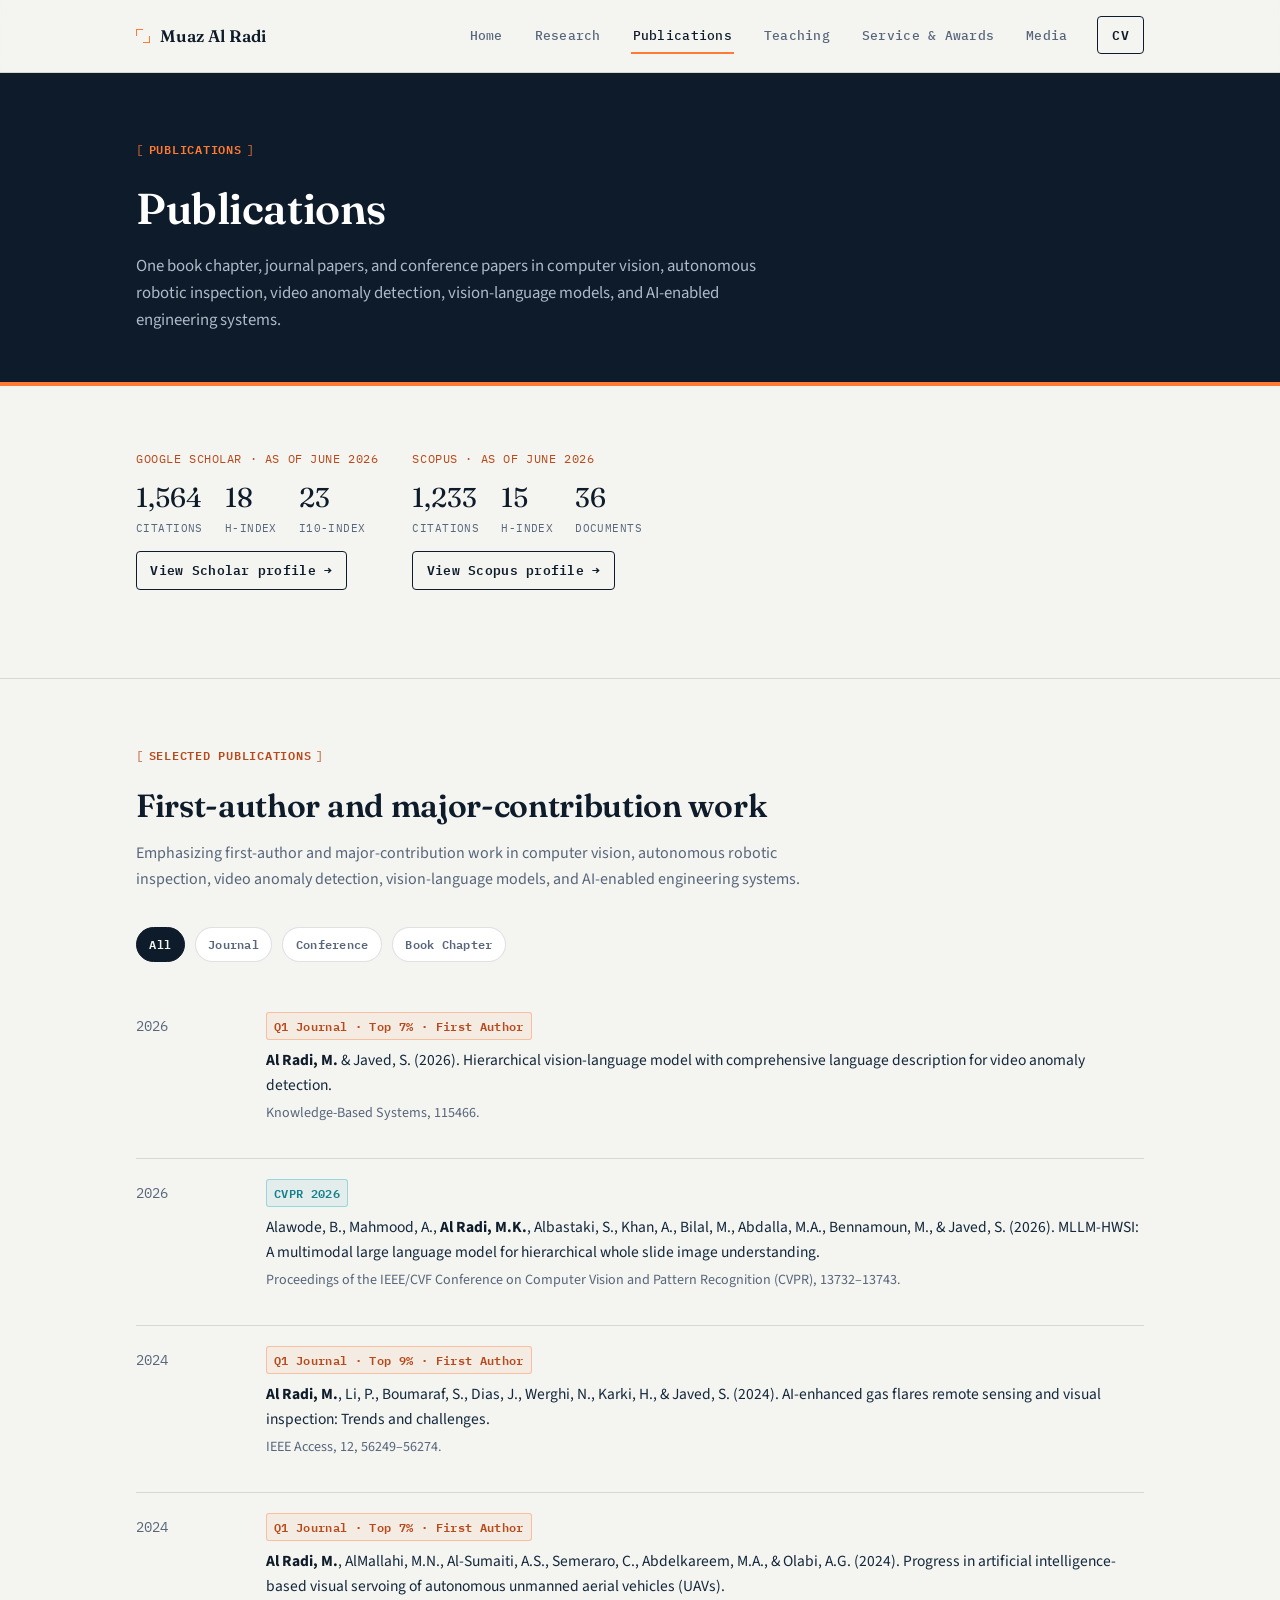
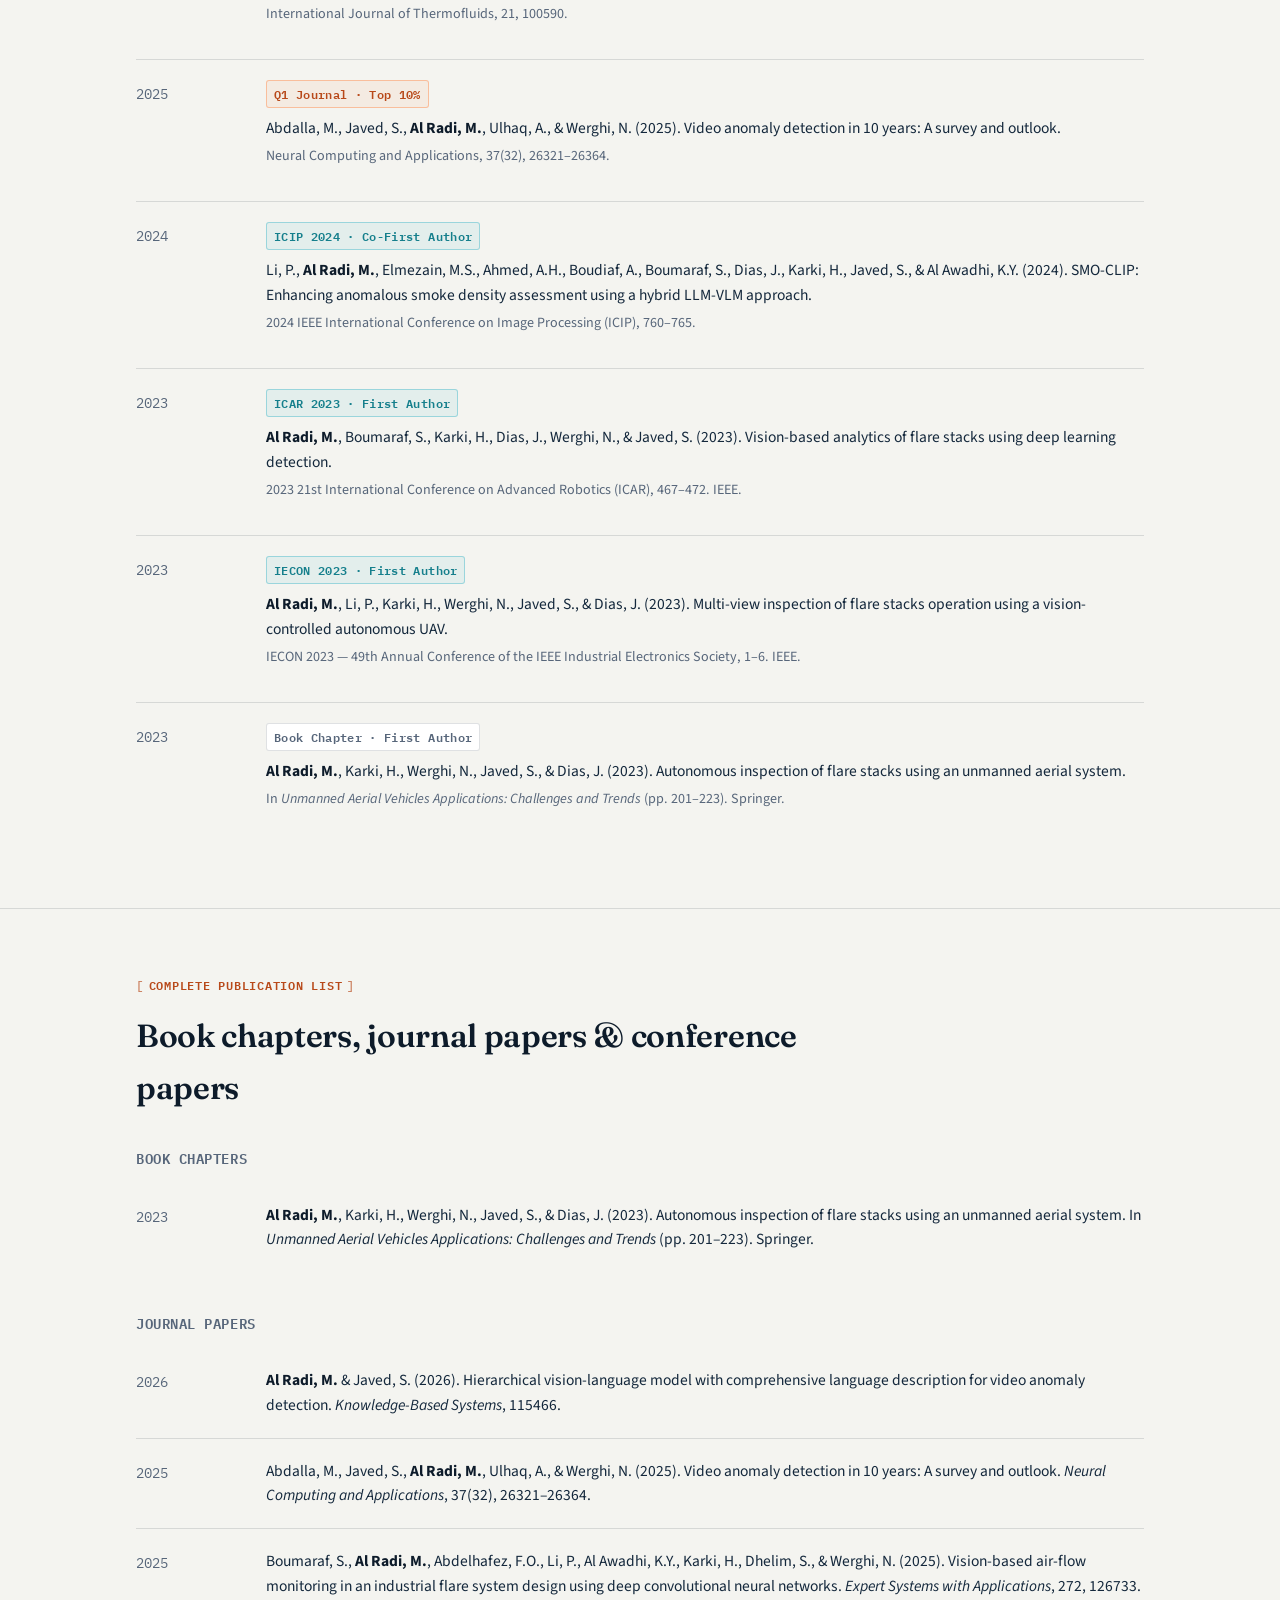
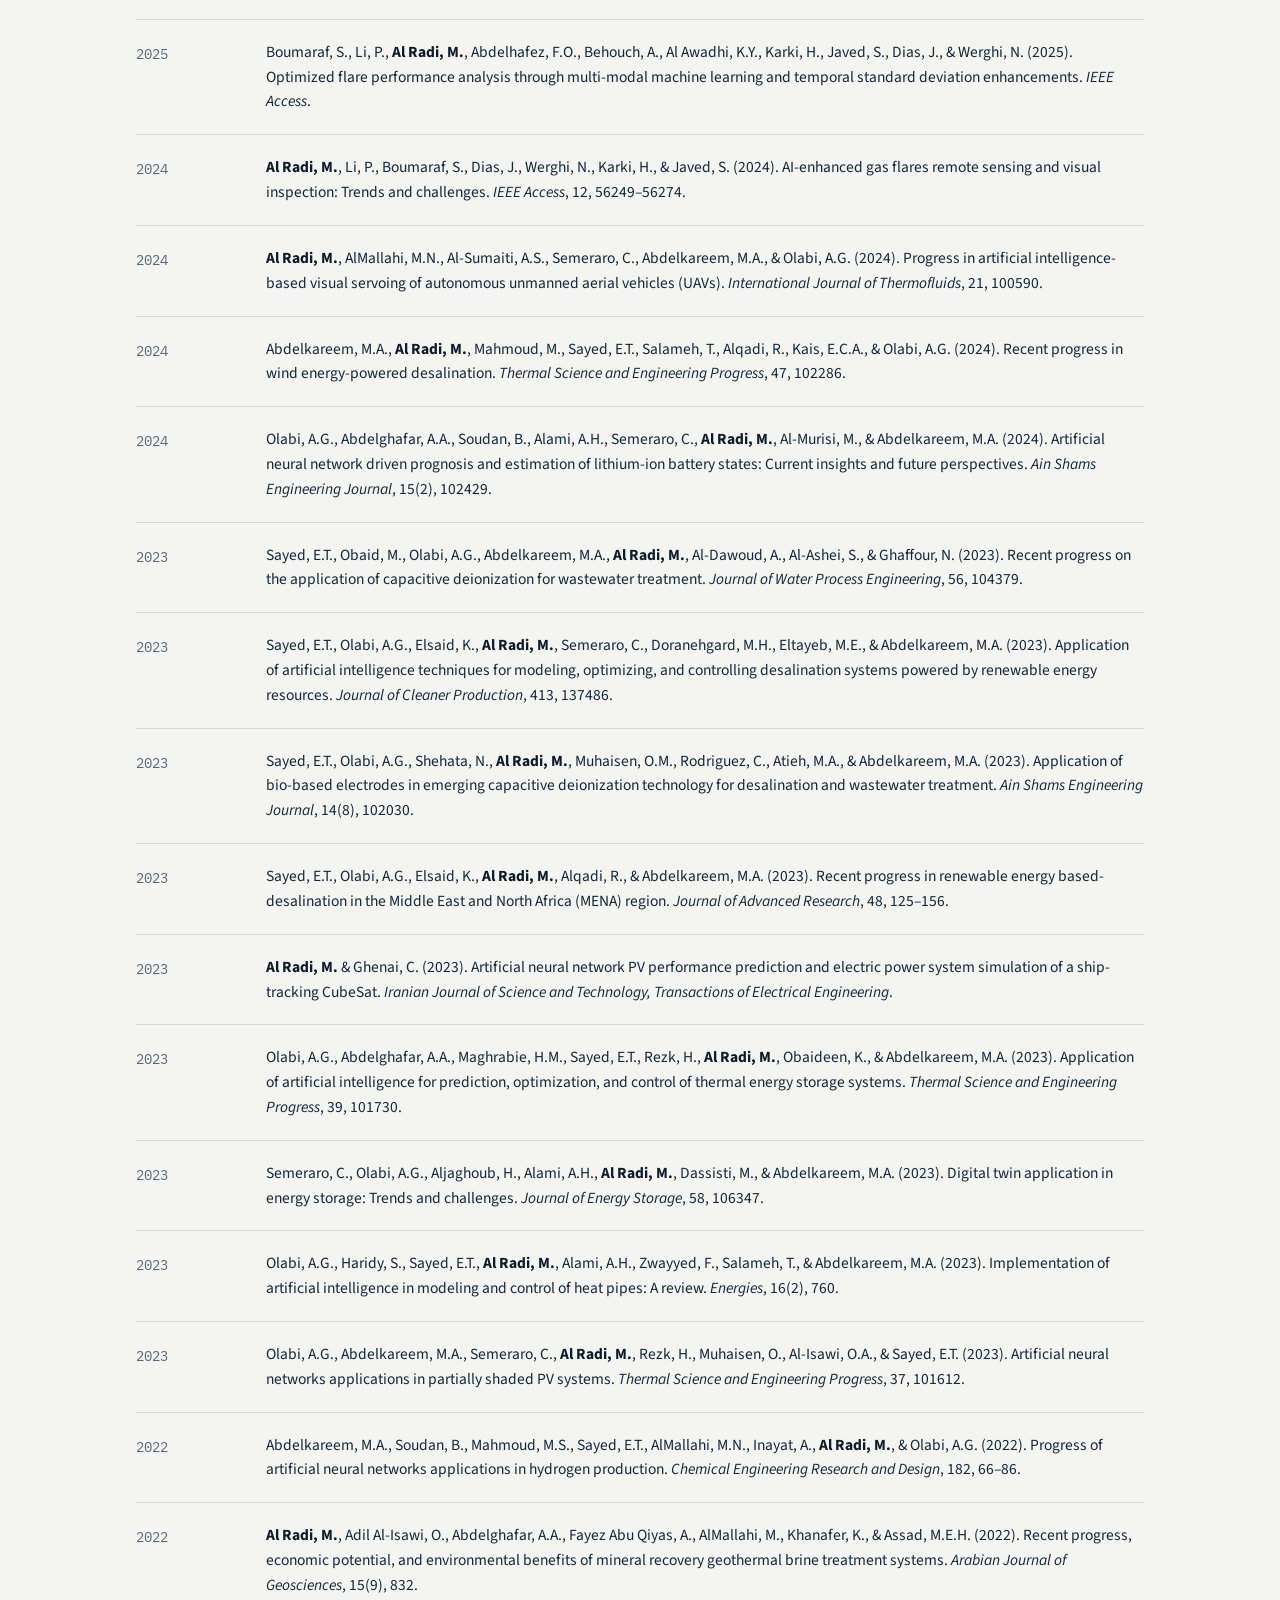
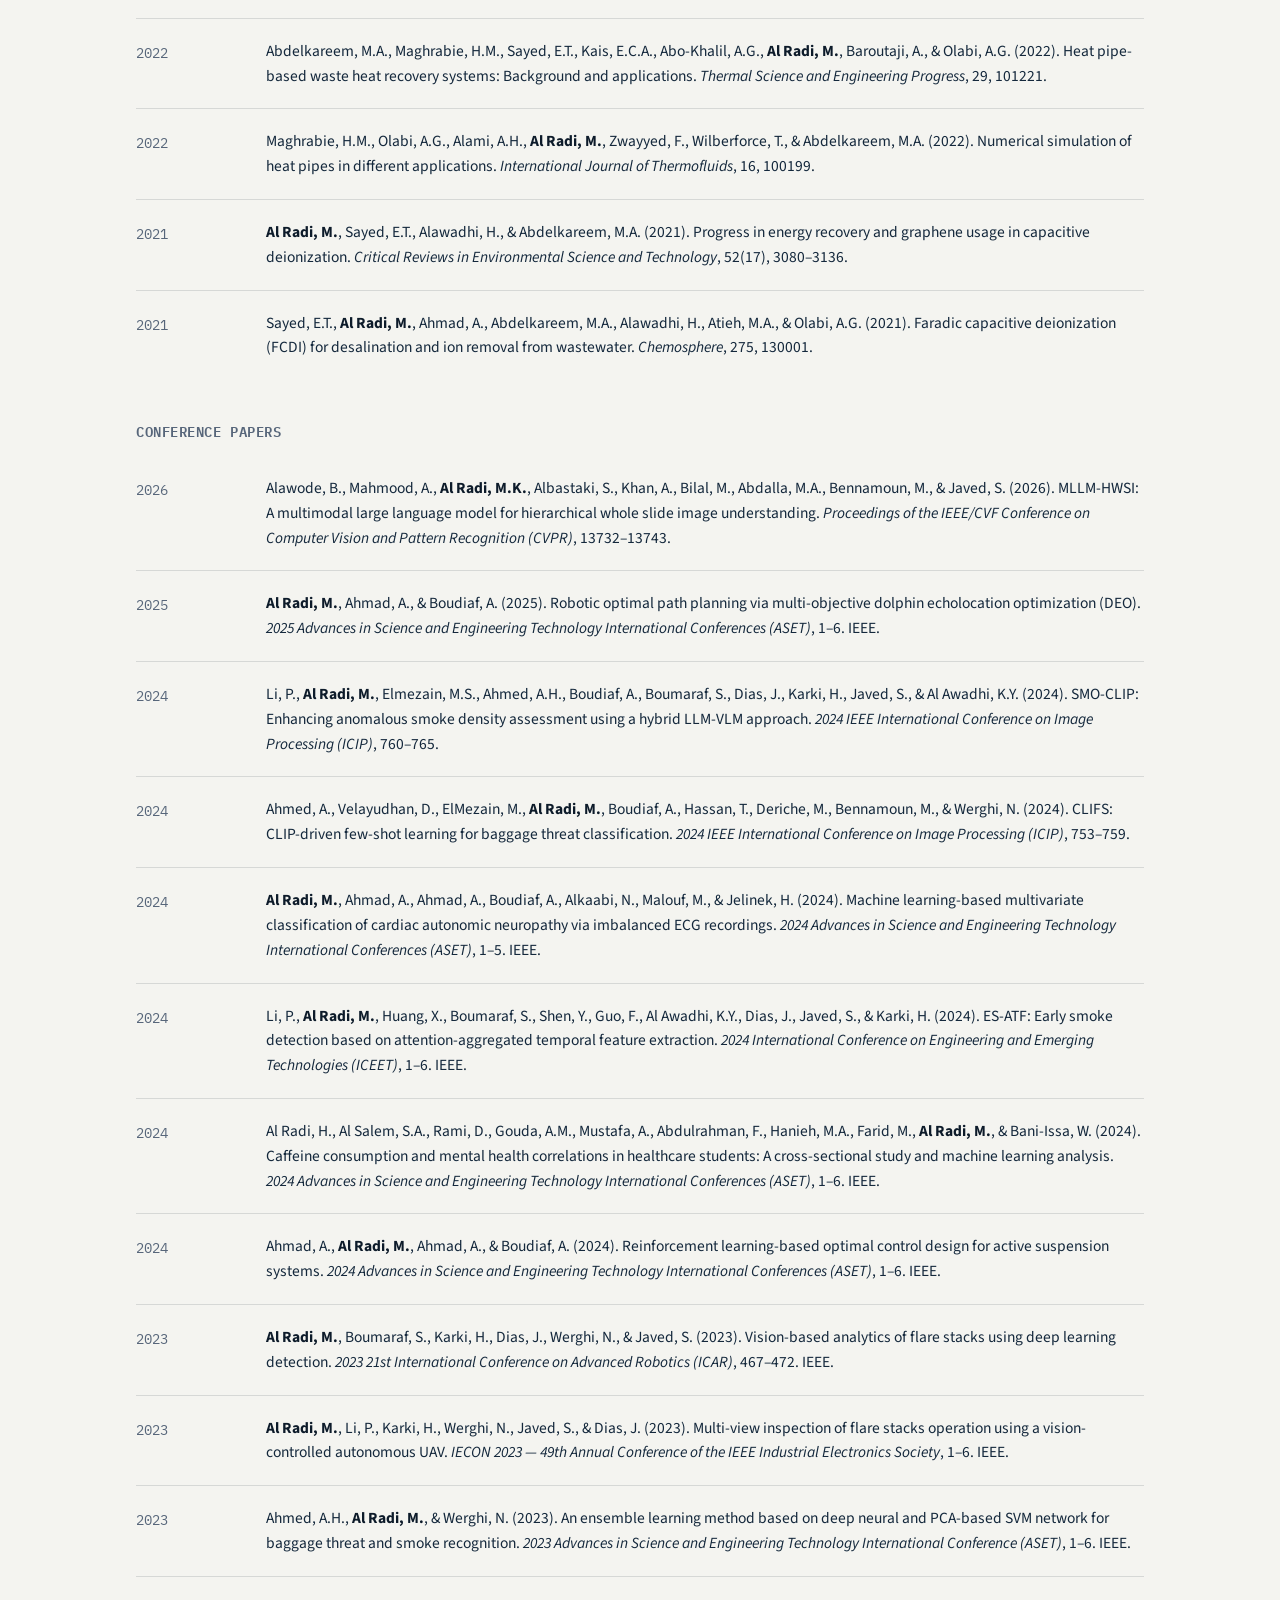
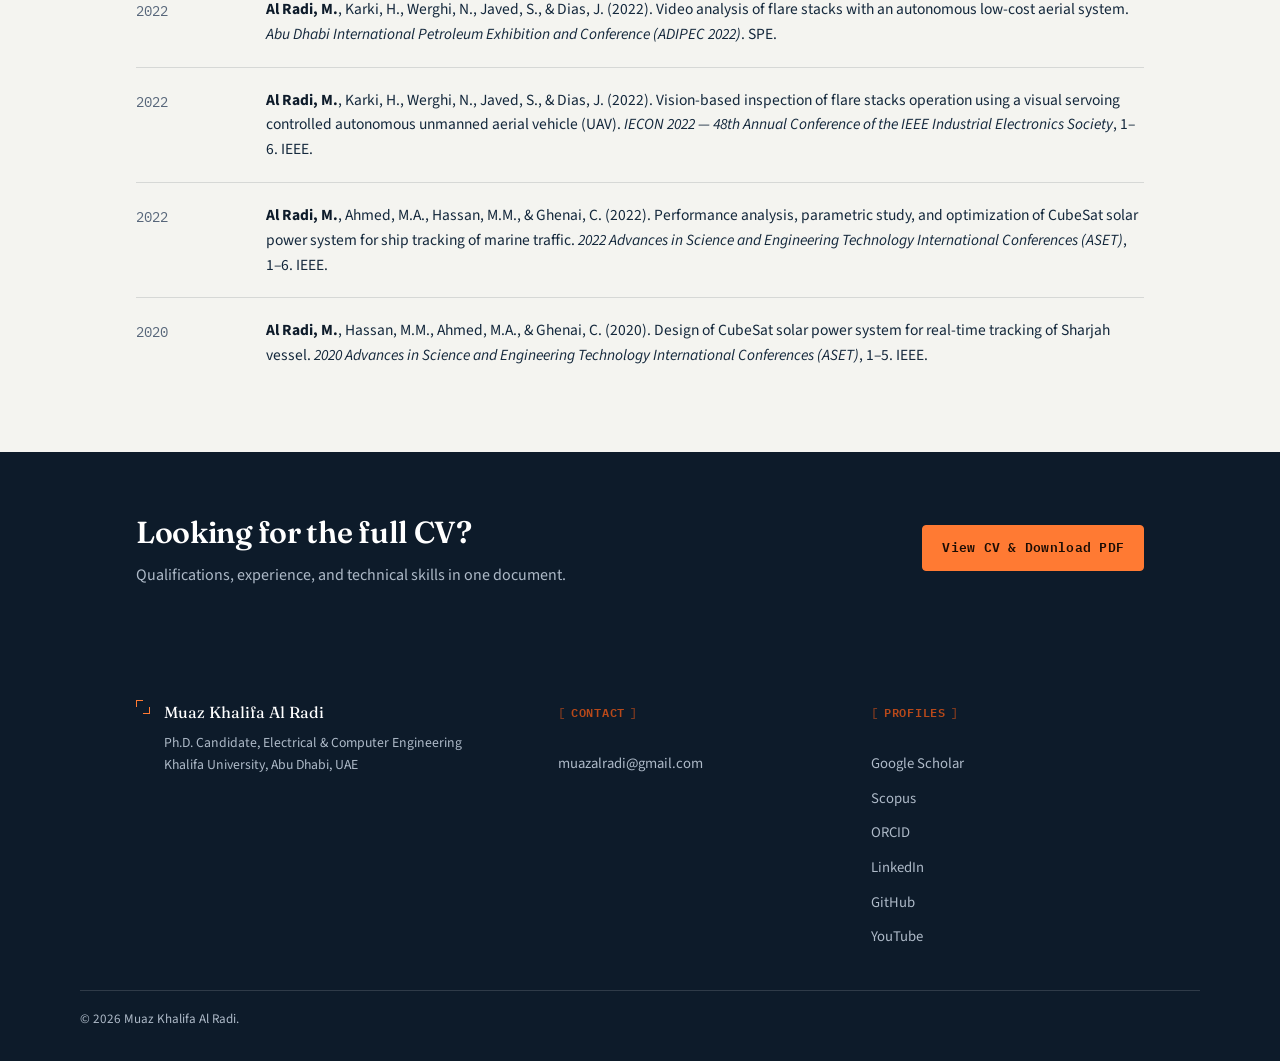
<file: publications.html>
<!DOCTYPE html>
<html lang="en">
<head>
<meta charset="UTF-8">
<meta name="viewport" content="width=device-width, initial-scale=1.0">
<title>Publications — Muaz Khalifa Al Radi</title>
<meta name="description" content="Publications by Muaz Khalifa Al Radi: journal papers, conference papers, and a book chapter in computer vision, UAV inspection, video anomaly detection, and renewable energy AI.">
<link rel="icon" href="data:image/svg+xml,%3Csvg xmlns='http://www.w3.org/2000/svg' viewBox='0 0 32 32'%3E%3Crect width='32' height='32' fill='%230d1b2a'/%3E%3Cpath d='M4 4 L4 12 M4 4 L12 4 M28 4 L28 12 M28 4 L20 4 M4 28 L4 20 M4 28 L12 28 M28 28 L28 20 M28 28 L20 28' stroke='%23ff7a33' stroke-width='2.5' fill='none'/%3E%3C/svg%3E">
<link rel="stylesheet" href="assets/css/style.css">
</head>
<body data-page="publications">

<header class="site-header">
  <div class="container header-inner">
    <a href="index.html" class="brand">
      <span class="brand-mark" aria-hidden="true"></span>
      <span>Muaz Al&nbsp;Radi</span>
    </a>
    <nav class="site-nav" aria-label="Primary">
      <button class="nav-toggle" aria-expanded="false" aria-controls="nav-menu">
        <span></span><span></span><span></span>
        <span class="sr-only">Toggle menu</span>
      </button>
      <ul id="nav-menu" class="nav-menu">
        <li><a href="index.html" data-nav="home">Home</a></li>
        <li><a href="research.html" data-nav="research">Research</a></li>
        <li><a href="publications.html" data-nav="publications">Publications</a></li>
        <li><a href="teaching.html" data-nav="teaching">Teaching</a></li>
        <li><a href="service.html" data-nav="service">Service &amp; Awards</a></li>
        <li><a href="media.html" data-nav="media">Media</a></li>
        <li><a href="cv.html" data-nav="cv" class="nav-cta">CV</a></li>
      </ul>
    </nav>
  </div>
</header>

<div class="page-head">
  <div class="container">
    <span class="eyebrow">Publications</span>
    <h1>Publications</h1>
    <p>One book chapter, journal papers, and conference papers in computer vision, autonomous robotic inspection, video anomaly detection, vision-language models, and AI-enabled engineering systems.</p>
  </div>
</div>

<!-- METRICS -->
<section class="section">
  <div class="container">
    <div class="metrics-row reveal">
      <div class="metric-block">
        <div class="src">Google Scholar &middot; as of June 2026</div>
        <div class="nums">
          <div><div class="v">1,564</div><div class="k">Citations</div></div>
          <div><div class="v">18</div><div class="k">h-index</div></div>
          <div><div class="v">23</div><div class="k">i10-index</div></div>
        </div>
        <p style="margin-top:14px;"><a href="https://scholar.google.com/citations?user=YYw9h2cAAAAJ&hl=en" target="_blank" rel="noopener" class="btn" style="padding:.6em 1em;">View Scholar profile &rarr;</a></p>
      </div>
      <div class="metric-block">
        <div class="src">Scopus &middot; as of June 2026</div>
        <div class="nums">
          <div><div class="v">1,233</div><div class="k">Citations</div></div>
          <div><div class="v">15</div><div class="k">h-index</div></div>
          <div><div class="v">36</div><div class="k">Documents</div></div>
        </div>
        <p style="margin-top:14px;"><a href="https://www.scopus.com/authid/detail.uri?authorId=57217631941" target="_blank" rel="noopener" class="btn" style="padding:.6em 1em;">View Scopus profile &rarr;</a></p>
      </div>
    </div>
  </div>
</section>

<!-- SELECTED PUBLICATIONS -->
<section class="section">
  <div class="container">
    <div class="section-head reveal">
      <span class="eyebrow">Selected Publications</span>
      <h2>First-author and major-contribution work</h2>
      <p>Emphasizing first-author and major-contribution work in computer vision, autonomous robotic inspection, video anomaly detection, vision-language models, and AI-enabled engineering systems.</p>
    </div>

    <div class="pub-filters reveal">
      <button data-filter="all" class="active">All</button>
      <button data-filter="journal">Journal</button>
      <button data-filter="conference">Conference</button>
      <button data-filter="book">Book Chapter</button>
    </div>

    <div class="pub-list reveal">

      <div class="pub" data-pubtype="journal">
        <div class="yr">2026</div>
        <div>
          <div class="meta"><span class="tag tag-accent">Q1 Journal &middot; Top 7% &middot; First Author</span></div>
          <p class="cite"><span class="au-self">Al&nbsp;Radi, M.</span> &amp; Javed, S. (2026). Hierarchical vision-language model with comprehensive language description for video anomaly detection.</p>
          <p class="venue-line">Knowledge-Based Systems, 115466.</p>
        </div>
      </div>

      <div class="pub" data-pubtype="conference">
        <div class="yr">2026</div>
        <div>
          <div class="meta"><span class="tag tag-cyan">CVPR 2026</span></div>
          <p class="cite">Alawode, B., Mahmood, A., <span class="au-self">Al&nbsp;Radi, M.K.</span>, Albastaki, S., Khan, A., Bilal, M., Abdalla, M.A., Bennamoun, M., &amp; Javed, S. (2026). MLLM-HWSI: A multimodal large language model for hierarchical whole slide image understanding.</p>
          <p class="venue-line">Proceedings of the IEEE/CVF Conference on Computer Vision and Pattern Recognition (CVPR), 13732&ndash;13743.</p>
        </div>
      </div>

      <div class="pub" data-pubtype="journal">
        <div class="yr">2024</div>
        <div>
          <div class="meta"><span class="tag tag-accent">Q1 Journal &middot; Top 9% &middot; First Author</span></div>
          <p class="cite"><span class="au-self">Al&nbsp;Radi, M.</span>, Li, P., Boumaraf, S., Dias, J., Werghi, N., Karki, H., &amp; Javed, S. (2024). AI-enhanced gas flares remote sensing and visual inspection: Trends and challenges.</p>
          <p class="venue-line">IEEE Access, 12, 56249&ndash;56274.</p>
        </div>
      </div>

      <div class="pub" data-pubtype="journal">
        <div class="yr">2024</div>
        <div>
          <div class="meta"><span class="tag tag-accent">Q1 Journal &middot; Top 7% &middot; First Author</span></div>
          <p class="cite"><span class="au-self">Al&nbsp;Radi, M.</span>, AlMallahi, M.N., Al-Sumaiti, A.S., Semeraro, C., Abdelkareem, M.A., &amp; Olabi, A.G. (2024). Progress in artificial intelligence-based visual servoing of autonomous unmanned aerial vehicles (UAVs).</p>
          <p class="venue-line">International Journal of Thermofluids, 21, 100590.</p>
        </div>
      </div>

      <div class="pub" data-pubtype="journal">
        <div class="yr">2025</div>
        <div>
          <div class="meta"><span class="tag tag-accent">Q1 Journal &middot; Top 10%</span></div>
          <p class="cite">Abdalla, M., Javed, S., <span class="au-self">Al&nbsp;Radi, M.</span>, Ulhaq, A., &amp; Werghi, N. (2025). Video anomaly detection in 10 years: A survey and outlook.</p>
          <p class="venue-line">Neural Computing and Applications, 37(32), 26321&ndash;26364.</p>
        </div>
      </div>

      <div class="pub" data-pubtype="conference">
        <div class="yr">2024</div>
        <div>
          <div class="meta"><span class="tag tag-cyan">ICIP 2024 &middot; Co-First Author</span></div>
          <p class="cite">Li, P., <span class="au-self">Al&nbsp;Radi, M.</span>, Elmezain, M.S., Ahmed, A.H., Boudiaf, A., Boumaraf, S., Dias, J., Karki, H., Javed, S., &amp; Al&nbsp;Awadhi, K.Y. (2024). SMO-CLIP: Enhancing anomalous smoke density assessment using a hybrid LLM-VLM approach.</p>
          <p class="venue-line">2024 IEEE International Conference on Image Processing (ICIP), 760&ndash;765.</p>
        </div>
      </div>

      <div class="pub" data-pubtype="conference">
        <div class="yr">2023</div>
        <div>
          <div class="meta"><span class="tag tag-cyan">ICAR 2023 &middot; First Author</span></div>
          <p class="cite"><span class="au-self">Al&nbsp;Radi, M.</span>, Boumaraf, S., Karki, H., Dias, J., Werghi, N., &amp; Javed, S. (2023). Vision-based analytics of flare stacks using deep learning detection.</p>
          <p class="venue-line">2023 21st International Conference on Advanced Robotics (ICAR), 467&ndash;472. IEEE.</p>
        </div>
      </div>

      <div class="pub" data-pubtype="conference">
        <div class="yr">2023</div>
        <div>
          <div class="meta"><span class="tag tag-cyan">IECON 2023 &middot; First Author</span></div>
          <p class="cite"><span class="au-self">Al&nbsp;Radi, M.</span>, Li, P., Karki, H., Werghi, N., Javed, S., &amp; Dias, J. (2023). Multi-view inspection of flare stacks operation using a vision-controlled autonomous UAV.</p>
          <p class="venue-line">IECON 2023 &mdash; 49th Annual Conference of the IEEE Industrial Electronics Society, 1&ndash;6. IEEE.</p>
        </div>
      </div>

      <div class="pub" data-pubtype="book">
        <div class="yr">2023</div>
        <div>
          <div class="meta"><span class="tag">Book Chapter &middot; First Author</span></div>
          <p class="cite"><span class="au-self">Al&nbsp;Radi, M.</span>, Karki, H., Werghi, N., Javed, S., &amp; Dias, J. (2023). Autonomous inspection of flare stacks using an unmanned aerial system.</p>
          <p class="venue-line">In <em>Unmanned Aerial Vehicles Applications: Challenges and Trends</em> (pp. 201&ndash;223). Springer.</p>
        </div>
      </div>

    </div>
  </div>
</section>

<!-- FULL LIST -->
<section class="section">
  <div class="container">
    <div class="section-head reveal">
      <span class="eyebrow">Complete Publication List</span>
      <h2>Book chapters, journal papers &amp; conference papers</h2>
    </div>

    <h3 style="font-family:var(--f-mono); font-size:.85rem; text-transform:uppercase; letter-spacing:.04em; color:var(--muted); margin:0 0 14px;" class="reveal">Book Chapters</h3>
    <div class="pub-list reveal" style="margin-bottom:40px;">
      <div class="pub">
        <div class="yr">2023</div>
        <div><p class="cite"><span class="au-self">Al&nbsp;Radi, M.</span>, Karki, H., Werghi, N., Javed, S., &amp; Dias, J. (2023). Autonomous inspection of flare stacks using an unmanned aerial system. In <em>Unmanned Aerial Vehicles Applications: Challenges and Trends</em> (pp. 201&ndash;223). Springer.</p></div>
      </div>
    </div>

    <h3 style="font-family:var(--f-mono); font-size:.85rem; text-transform:uppercase; letter-spacing:.04em; color:var(--muted); margin:0 0 14px;" class="reveal">Journal Papers</h3>
    <div class="pub-list reveal" style="margin-bottom:40px;">
      <div class="pub"><div class="yr">2026</div><div><p class="cite"><span class="au-self">Al&nbsp;Radi, M.</span> &amp; Javed, S. (2026). Hierarchical vision-language model with comprehensive language description for video anomaly detection. <em>Knowledge-Based Systems</em>, 115466.</p></div></div>
      <div class="pub"><div class="yr">2025</div><div><p class="cite">Abdalla, M., Javed, S., <span class="au-self">Al&nbsp;Radi, M.</span>, Ulhaq, A., &amp; Werghi, N. (2025). Video anomaly detection in 10 years: A survey and outlook. <em>Neural Computing and Applications</em>, 37(32), 26321&ndash;26364.</p></div></div>
      <div class="pub"><div class="yr">2025</div><div><p class="cite">Boumaraf, S., <span class="au-self">Al&nbsp;Radi, M.</span>, Abdelhafez, F.O., Li, P., Al&nbsp;Awadhi, K.Y., Karki, H., Dhelim, S., &amp; Werghi, N. (2025). Vision-based air-flow monitoring in an industrial flare system design using deep convolutional neural networks. <em>Expert Systems with Applications</em>, 272, 126733.</p></div></div>
      <div class="pub"><div class="yr">2025</div><div><p class="cite">Boumaraf, S., Li, P., <span class="au-self">Al&nbsp;Radi, M.</span>, Abdelhafez, F.O., Behouch, A., Al&nbsp;Awadhi, K.Y., Karki, H., Javed, S., Dias, J., &amp; Werghi, N. (2025). Optimized flare performance analysis through multi-modal machine learning and temporal standard deviation enhancements. <em>IEEE Access</em>.</p></div></div>
      <div class="pub"><div class="yr">2024</div><div><p class="cite"><span class="au-self">Al&nbsp;Radi, M.</span>, Li, P., Boumaraf, S., Dias, J., Werghi, N., Karki, H., &amp; Javed, S. (2024). AI-enhanced gas flares remote sensing and visual inspection: Trends and challenges. <em>IEEE Access</em>, 12, 56249&ndash;56274.</p></div></div>
      <div class="pub"><div class="yr">2024</div><div><p class="cite"><span class="au-self">Al&nbsp;Radi, M.</span>, AlMallahi, M.N., Al-Sumaiti, A.S., Semeraro, C., Abdelkareem, M.A., &amp; Olabi, A.G. (2024). Progress in artificial intelligence-based visual servoing of autonomous unmanned aerial vehicles (UAVs). <em>International Journal of Thermofluids</em>, 21, 100590.</p></div></div>
      <div class="pub"><div class="yr">2024</div><div><p class="cite">Abdelkareem, M.A., <span class="au-self">Al&nbsp;Radi, M.</span>, Mahmoud, M., Sayed, E.T., Salameh, T., Alqadi, R., Kais, E.C.A., &amp; Olabi, A.G. (2024). Recent progress in wind energy-powered desalination. <em>Thermal Science and Engineering Progress</em>, 47, 102286.</p></div></div>
      <div class="pub"><div class="yr">2024</div><div><p class="cite">Olabi, A.G., Abdelghafar, A.A., Soudan, B., Alami, A.H., Semeraro, C., <span class="au-self">Al&nbsp;Radi, M.</span>, Al-Murisi, M., &amp; Abdelkareem, M.A. (2024). Artificial neural network driven prognosis and estimation of lithium-ion battery states: Current insights and future perspectives. <em>Ain Shams Engineering Journal</em>, 15(2), 102429.</p></div></div>
      <div class="pub"><div class="yr">2023</div><div><p class="cite">Sayed, E.T., Obaid, M., Olabi, A.G., Abdelkareem, M.A., <span class="au-self">Al&nbsp;Radi, M.</span>, Al-Dawoud, A., Al-Ashei, S., &amp; Ghaffour, N. (2023). Recent progress on the application of capacitive deionization for wastewater treatment. <em>Journal of Water Process Engineering</em>, 56, 104379.</p></div></div>
      <div class="pub"><div class="yr">2023</div><div><p class="cite">Sayed, E.T., Olabi, A.G., Elsaid, K., <span class="au-self">Al&nbsp;Radi, M.</span>, Semeraro, C., Doranehgard, M.H., Eltayeb, M.E., &amp; Abdelkareem, M.A. (2023). Application of artificial intelligence techniques for modeling, optimizing, and controlling desalination systems powered by renewable energy resources. <em>Journal of Cleaner Production</em>, 413, 137486.</p></div></div>
      <div class="pub"><div class="yr">2023</div><div><p class="cite">Sayed, E.T., Olabi, A.G., Shehata, N., <span class="au-self">Al&nbsp;Radi, M.</span>, Muhaisen, O.M., Rodriguez, C., Atieh, M.A., &amp; Abdelkareem, M.A. (2023). Application of bio-based electrodes in emerging capacitive deionization technology for desalination and wastewater treatment. <em>Ain Shams Engineering Journal</em>, 14(8), 102030.</p></div></div>
      <div class="pub"><div class="yr">2023</div><div><p class="cite">Sayed, E.T., Olabi, A.G., Elsaid, K., <span class="au-self">Al&nbsp;Radi, M.</span>, Alqadi, R., &amp; Abdelkareem, M.A. (2023). Recent progress in renewable energy based-desalination in the Middle East and North Africa (MENA) region. <em>Journal of Advanced Research</em>, 48, 125&ndash;156.</p></div></div>
      <div class="pub"><div class="yr">2023</div><div><p class="cite"><span class="au-self">Al&nbsp;Radi, M.</span> &amp; Ghenai, C. (2023). Artificial neural network PV performance prediction and electric power system simulation of a ship-tracking CubeSat. <em>Iranian Journal of Science and Technology, Transactions of Electrical Engineering</em>.</p></div></div>
      <div class="pub"><div class="yr">2023</div><div><p class="cite">Olabi, A.G., Abdelghafar, A.A., Maghrabie, H.M., Sayed, E.T., Rezk, H., <span class="au-self">Al&nbsp;Radi, M.</span>, Obaideen, K., &amp; Abdelkareem, M.A. (2023). Application of artificial intelligence for prediction, optimization, and control of thermal energy storage systems. <em>Thermal Science and Engineering Progress</em>, 39, 101730.</p></div></div>
      <div class="pub"><div class="yr">2023</div><div><p class="cite">Semeraro, C., Olabi, A.G., Aljaghoub, H., Alami, A.H., <span class="au-self">Al&nbsp;Radi, M.</span>, Dassisti, M., &amp; Abdelkareem, M.A. (2023). Digital twin application in energy storage: Trends and challenges. <em>Journal of Energy Storage</em>, 58, 106347.</p></div></div>
      <div class="pub"><div class="yr">2023</div><div><p class="cite">Olabi, A.G., Haridy, S., Sayed, E.T., <span class="au-self">Al&nbsp;Radi, M.</span>, Alami, A.H., Zwayyed, F., Salameh, T., &amp; Abdelkareem, M.A. (2023). Implementation of artificial intelligence in modeling and control of heat pipes: A review. <em>Energies</em>, 16(2), 760.</p></div></div>
      <div class="pub"><div class="yr">2023</div><div><p class="cite">Olabi, A.G., Abdelkareem, M.A., Semeraro, C., <span class="au-self">Al&nbsp;Radi, M.</span>, Rezk, H., Muhaisen, O., Al-Isawi, O.A., &amp; Sayed, E.T. (2023). Artificial neural networks applications in partially shaded PV systems. <em>Thermal Science and Engineering Progress</em>, 37, 101612.</p></div></div>
      <div class="pub"><div class="yr">2022</div><div><p class="cite">Abdelkareem, M.A., Soudan, B., Mahmoud, M.S., Sayed, E.T., AlMallahi, M.N., Inayat, A., <span class="au-self">Al&nbsp;Radi, M.</span>, &amp; Olabi, A.G. (2022). Progress of artificial neural networks applications in hydrogen production. <em>Chemical Engineering Research and Design</em>, 182, 66&ndash;86.</p></div></div>
      <div class="pub"><div class="yr">2022</div><div><p class="cite"><span class="au-self">Al&nbsp;Radi, M.</span>, Adil Al-Isawi, O., Abdelghafar, A.A., Fayez Abu&nbsp;Qiyas, A., AlMallahi, M., Khanafer, K., &amp; Assad, M.E.H. (2022). Recent progress, economic potential, and environmental benefits of mineral recovery geothermal brine treatment systems. <em>Arabian Journal of Geosciences</em>, 15(9), 832.</p></div></div>
      <div class="pub"><div class="yr">2022</div><div><p class="cite">Abdelkareem, M.A., Maghrabie, H.M., Sayed, E.T., Kais, E.C.A., Abo-Khalil, A.G., <span class="au-self">Al&nbsp;Radi, M.</span>, Baroutaji, A., &amp; Olabi, A.G. (2022). Heat pipe-based waste heat recovery systems: Background and applications. <em>Thermal Science and Engineering Progress</em>, 29, 101221.</p></div></div>
      <div class="pub"><div class="yr">2022</div><div><p class="cite">Maghrabie, H.M., Olabi, A.G., Alami, A.H., <span class="au-self">Al&nbsp;Radi, M.</span>, Zwayyed, F., Wilberforce, T., &amp; Abdelkareem, M.A. (2022). Numerical simulation of heat pipes in different applications. <em>International Journal of Thermofluids</em>, 16, 100199.</p></div></div>
      <div class="pub"><div class="yr">2021</div><div><p class="cite"><span class="au-self">Al&nbsp;Radi, M.</span>, Sayed, E.T., Alawadhi, H., &amp; Abdelkareem, M.A. (2021). Progress in energy recovery and graphene usage in capacitive deionization. <em>Critical Reviews in Environmental Science and Technology</em>, 52(17), 3080&ndash;3136.</p></div></div>
      <div class="pub"><div class="yr">2021</div><div><p class="cite">Sayed, E.T., <span class="au-self">Al&nbsp;Radi, M.</span>, Ahmad, A., Abdelkareem, M.A., Alawadhi, H., Atieh, M.A., &amp; Olabi, A.G. (2021). Faradic capacitive deionization (FCDI) for desalination and ion removal from wastewater. <em>Chemosphere</em>, 275, 130001.</p></div></div>
    </div>

    <h3 style="font-family:var(--f-mono); font-size:.85rem; text-transform:uppercase; letter-spacing:.04em; color:var(--muted); margin:0 0 14px;" class="reveal">Conference Papers</h3>
    <div class="pub-list reveal">
      <div class="pub"><div class="yr">2026</div><div><p class="cite">Alawode, B., Mahmood, A., <span class="au-self">Al&nbsp;Radi, M.K.</span>, Albastaki, S., Khan, A., Bilal, M., Abdalla, M.A., Bennamoun, M., &amp; Javed, S. (2026). MLLM-HWSI: A multimodal large language model for hierarchical whole slide image understanding. <em>Proceedings of the IEEE/CVF Conference on Computer Vision and Pattern Recognition (CVPR)</em>, 13732&ndash;13743.</p></div></div>
      <div class="pub"><div class="yr">2025</div><div><p class="cite"><span class="au-self">Al&nbsp;Radi, M.</span>, Ahmad, A., &amp; Boudiaf, A. (2025). Robotic optimal path planning via multi-objective dolphin echolocation optimization (DEO). <em>2025 Advances in Science and Engineering Technology International Conferences (ASET)</em>, 1&ndash;6. IEEE.</p></div></div>
      <div class="pub"><div class="yr">2024</div><div><p class="cite">Li, P., <span class="au-self">Al&nbsp;Radi, M.</span>, Elmezain, M.S., Ahmed, A.H., Boudiaf, A., Boumaraf, S., Dias, J., Karki, H., Javed, S., &amp; Al&nbsp;Awadhi, K.Y. (2024). SMO-CLIP: Enhancing anomalous smoke density assessment using a hybrid LLM-VLM approach. <em>2024 IEEE International Conference on Image Processing (ICIP)</em>, 760&ndash;765.</p></div></div>
      <div class="pub"><div class="yr">2024</div><div><p class="cite">Ahmed, A., Velayudhan, D., ElMezain, M., <span class="au-self">Al&nbsp;Radi, M.</span>, Boudiaf, A., Hassan, T., Deriche, M., Bennamoun, M., &amp; Werghi, N. (2024). CLIFS: CLIP-driven few-shot learning for baggage threat classification. <em>2024 IEEE International Conference on Image Processing (ICIP)</em>, 753&ndash;759.</p></div></div>
      <div class="pub"><div class="yr">2024</div><div><p class="cite"><span class="au-self">Al&nbsp;Radi, M.</span>, Ahmad, A., Ahmad, A., Boudiaf, A., Alkaabi, N., Malouf, M., &amp; Jelinek, H. (2024). Machine learning-based multivariate classification of cardiac autonomic neuropathy via imbalanced ECG recordings. <em>2024 Advances in Science and Engineering Technology International Conferences (ASET)</em>, 1&ndash;5. IEEE.</p></div></div>
      <div class="pub"><div class="yr">2024</div><div><p class="cite">Li, P., <span class="au-self">Al&nbsp;Radi, M.</span>, Huang, X., Boumaraf, S., Shen, Y., Guo, F., Al&nbsp;Awadhi, K.Y., Dias, J., Javed, S., &amp; Karki, H. (2024). ES-ATF: Early smoke detection based on attention-aggregated temporal feature extraction. <em>2024 International Conference on Engineering and Emerging Technologies (ICEET)</em>, 1&ndash;6. IEEE.</p></div></div>
      <div class="pub"><div class="yr">2024</div><div><p class="cite">Al&nbsp;Radi, H., Al&nbsp;Salem, S.A., Rami, D., Gouda, A.M., Mustafa, A., Abdulrahman, F., Hanieh, M.A., Farid, M., <span class="au-self">Al&nbsp;Radi, M.</span>, &amp; Bani-Issa, W. (2024). Caffeine consumption and mental health correlations in healthcare students: A cross-sectional study and machine learning analysis. <em>2024 Advances in Science and Engineering Technology International Conferences (ASET)</em>, 1&ndash;6. IEEE.</p></div></div>
      <div class="pub"><div class="yr">2024</div><div><p class="cite">Ahmad, A., <span class="au-self">Al&nbsp;Radi, M.</span>, Ahmad, A., &amp; Boudiaf, A. (2024). Reinforcement learning-based optimal control design for active suspension systems. <em>2024 Advances in Science and Engineering Technology International Conferences (ASET)</em>, 1&ndash;6. IEEE.</p></div></div>
      <div class="pub"><div class="yr">2023</div><div><p class="cite"><span class="au-self">Al&nbsp;Radi, M.</span>, Boumaraf, S., Karki, H., Dias, J., Werghi, N., &amp; Javed, S. (2023). Vision-based analytics of flare stacks using deep learning detection. <em>2023 21st International Conference on Advanced Robotics (ICAR)</em>, 467&ndash;472. IEEE.</p></div></div>
      <div class="pub"><div class="yr">2023</div><div><p class="cite"><span class="au-self">Al&nbsp;Radi, M.</span>, Li, P., Karki, H., Werghi, N., Javed, S., &amp; Dias, J. (2023). Multi-view inspection of flare stacks operation using a vision-controlled autonomous UAV. <em>IECON 2023 &mdash; 49th Annual Conference of the IEEE Industrial Electronics Society</em>, 1&ndash;6. IEEE.</p></div></div>
      <div class="pub"><div class="yr">2023</div><div><p class="cite">Ahmed, A.H., <span class="au-self">Al&nbsp;Radi, M.</span>, &amp; Werghi, N. (2023). An ensemble learning method based on deep neural and PCA-based SVM network for baggage threat and smoke recognition. <em>2023 Advances in Science and Engineering Technology International Conference (ASET)</em>, 1&ndash;6. IEEE.</p></div></div>
      <div class="pub"><div class="yr">2022</div><div><p class="cite"><span class="au-self">Al&nbsp;Radi, M.</span>, Karki, H., Werghi, N., Javed, S., &amp; Dias, J. (2022). Video analysis of flare stacks with an autonomous low-cost aerial system. <em>Abu Dhabi International Petroleum Exhibition and Conference (ADIPEC 2022)</em>. SPE.</p></div></div>
      <div class="pub"><div class="yr">2022</div><div><p class="cite"><span class="au-self">Al&nbsp;Radi, M.</span>, Karki, H., Werghi, N., Javed, S., &amp; Dias, J. (2022). Vision-based inspection of flare stacks operation using a visual servoing controlled autonomous unmanned aerial vehicle (UAV). <em>IECON 2022 &mdash; 48th Annual Conference of the IEEE Industrial Electronics Society</em>, 1&ndash;6. IEEE.</p></div></div>
      <div class="pub"><div class="yr">2022</div><div><p class="cite"><span class="au-self">Al&nbsp;Radi, M.</span>, Ahmed, M.A., Hassan, M.M., &amp; Ghenai, C. (2022). Performance analysis, parametric study, and optimization of CubeSat solar power system for ship tracking of marine traffic. <em>2022 Advances in Science and Engineering Technology International Conferences (ASET)</em>, 1&ndash;6. IEEE.</p></div></div>
      <div class="pub"><div class="yr">2020</div><div><p class="cite"><span class="au-self">Al&nbsp;Radi, M.</span>, Hassan, M.M., Ahmed, M.A., &amp; Ghenai, C. (2020). Design of CubeSat solar power system for real-time tracking of Sharjah vessel. <em>2020 Advances in Science and Engineering Technology International Conferences (ASET)</em>, 1&ndash;5. IEEE.</p></div></div>
    </div>
  </div>
</section>

<!-- CTA -->
<section class="cta-band">
  <div class="container cta-inner">
    <div>
      <h2>Looking for the full CV?</h2>
      <p>Qualifications, experience, and technical skills in one document.</p>
    </div>
    <a href="cv.html" class="btn btn-accent">View CV &amp; Download PDF</a>
  </div>
</section>

<footer class="site-footer">
  <div class="container footer-inner">
    <div class="footer-brand">
      <span class="brand-mark" aria-hidden="true"></span>
      <p>Muaz Khalifa Al&nbsp;Radi<span class="muted">Ph.D. Candidate, Electrical &amp; Computer Engineering<br>Khalifa University, Abu Dhabi, UAE</span></p>
    </div>
    <div class="footer-links">
      <h3 class="eyebrow">Contact</h3>
      <ul>
        <li><a href="mailto:muazalradi@gmail.com">muazalradi@gmail.com</a></li>
      </ul>
    </div>
    <div class="footer-links">
      <h3 class="eyebrow">Profiles</h3>
      <ul>
        <li><a href="https://scholar.google.com/citations?user=YYw9h2cAAAAJ&hl=en" target="_blank" rel="noopener">Google Scholar</a></li>
        <li><a href="https://www.scopus.com/authid/detail.uri?authorId=57217631941" target="_blank" rel="noopener">Scopus</a></li>
        <li><a href="https://orcid.org/0000-0002-4309-1585" target="_blank" rel="noopener">ORCID</a></li>
        <li><a href="https://www.linkedin.com/in/muaz-al-radi-607681177/" target="_blank" rel="noopener">LinkedIn</a></li>
        <li><a href="https://github.com/MR81224" target="_blank" rel="noopener">GitHub</a></li>
        <li><a href="https://www.youtube.com/@sreetutorials1730" target="_blank" rel="noopener">YouTube</a></li>
      </ul>
    </div>
  </div>
  <div class="container footer-bottom">
    <p>&copy; <span id="year"></span> Muaz Khalifa Al Radi.</p>
  </div>
</footer>

<script src="assets/js/main.js"></script>
</body>
</html>
</file>
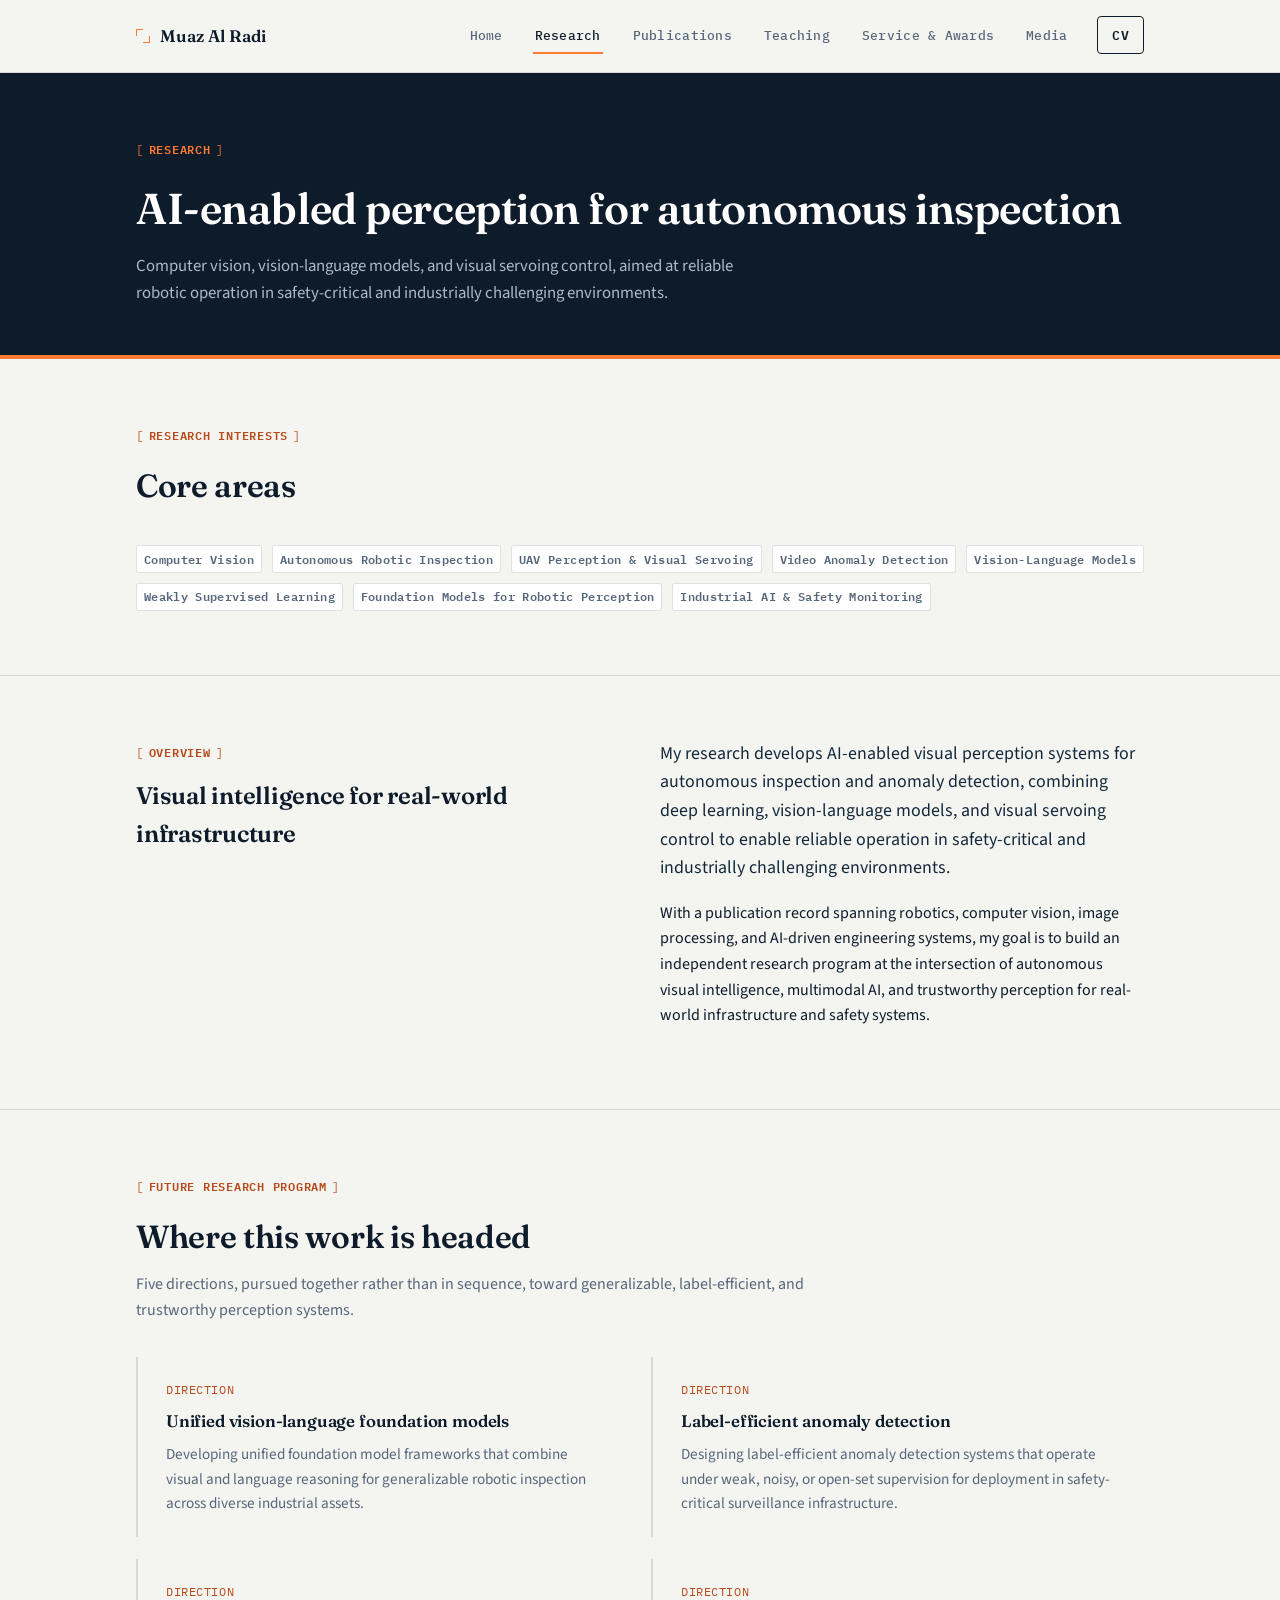
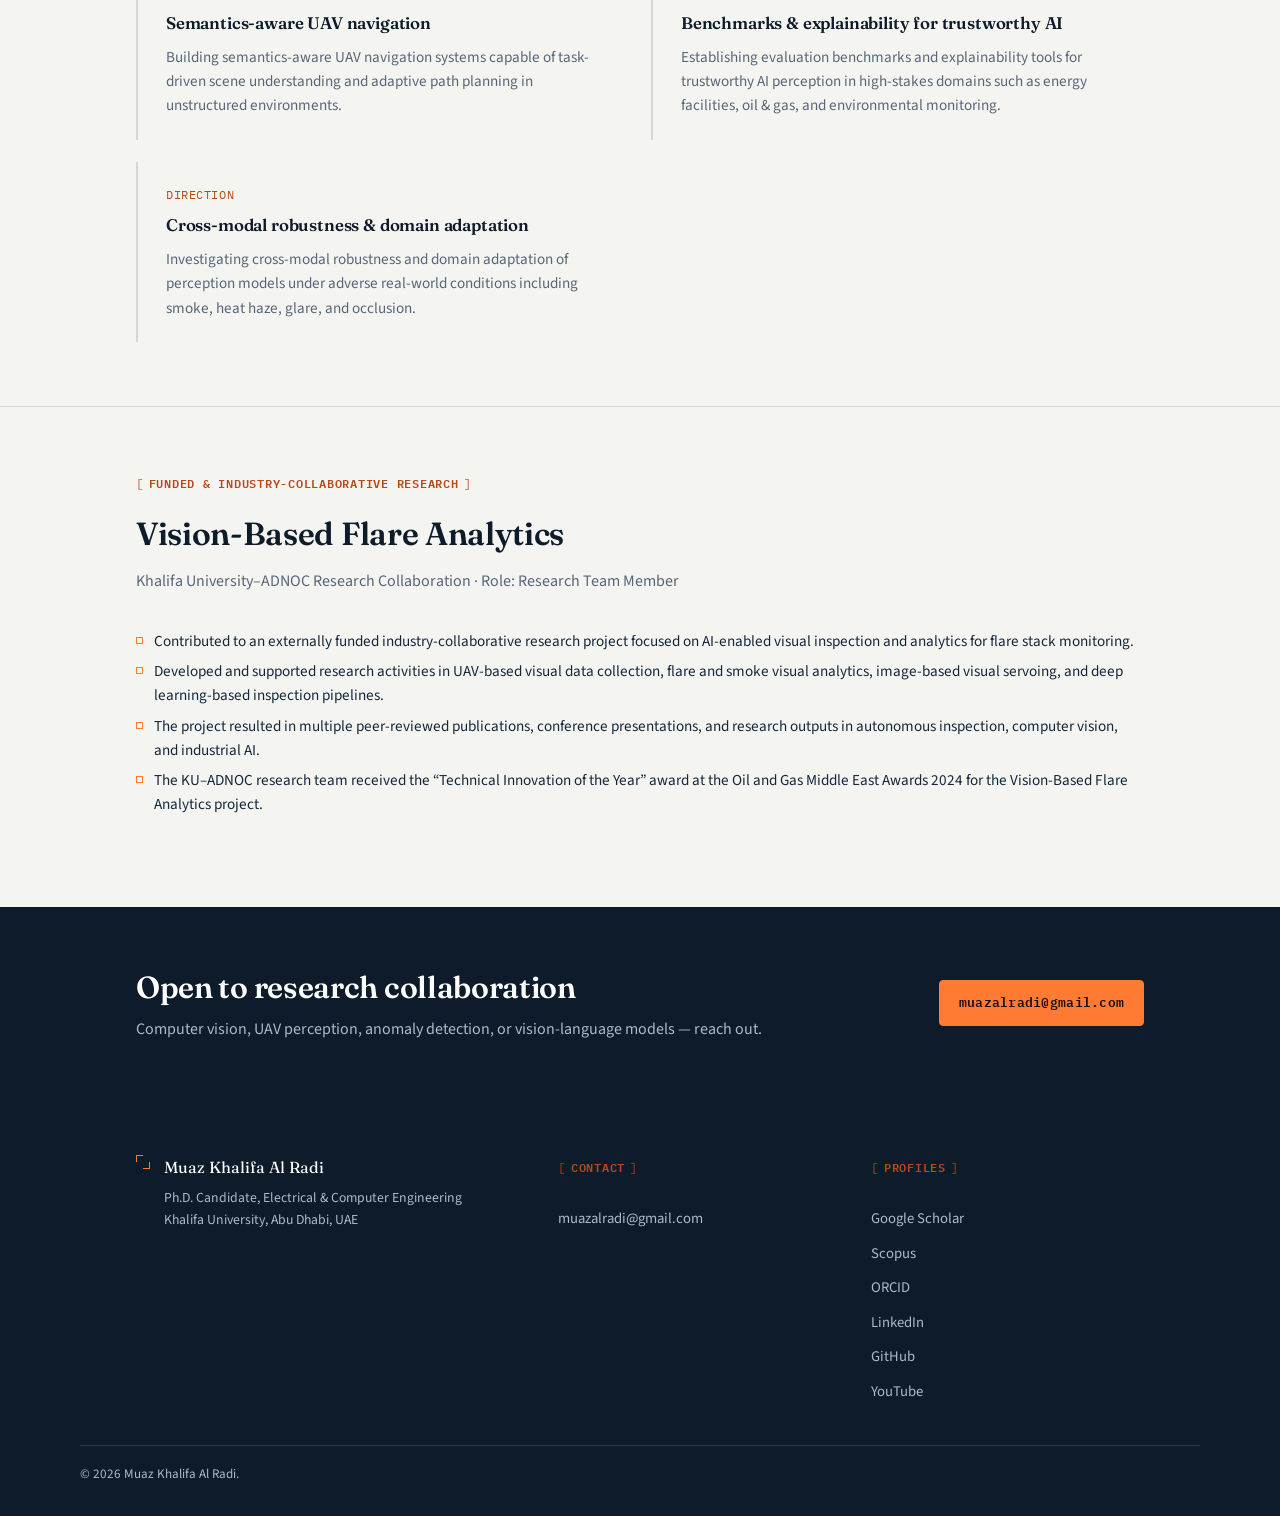
<file: research.html>
<!DOCTYPE html>
<html lang="en">
<head>
<meta charset="UTF-8">
<meta name="viewport" content="width=device-width, initial-scale=1.0">
<title>Research — Muaz Khalifa Al Radi</title>
<meta name="description" content="Research interests and program of Muaz Khalifa Al Radi: computer vision, autonomous robotic inspection, UAV perception, video anomaly detection, and vision-language models.">
<link rel="icon" href="data:image/svg+xml,%3Csvg xmlns='http://www.w3.org/2000/svg' viewBox='0 0 32 32'%3E%3Crect width='32' height='32' fill='%230d1b2a'/%3E%3Cpath d='M4 4 L4 12 M4 4 L12 4 M28 4 L28 12 M28 4 L20 4 M4 28 L4 20 M4 28 L12 28 M28 28 L28 20 M28 28 L20 28' stroke='%23ff7a33' stroke-width='2.5' fill='none'/%3E%3C/svg%3E">
<link rel="stylesheet" href="assets/css/style.css">
</head>
<body data-page="research">

<header class="site-header">
  <div class="container header-inner">
    <a href="index.html" class="brand">
      <span class="brand-mark" aria-hidden="true"></span>
      <span>Muaz Al&nbsp;Radi</span>
    </a>
    <nav class="site-nav" aria-label="Primary">
      <button class="nav-toggle" aria-expanded="false" aria-controls="nav-menu">
        <span></span><span></span><span></span>
        <span class="sr-only">Toggle menu</span>
      </button>
      <ul id="nav-menu" class="nav-menu">
        <li><a href="index.html" data-nav="home">Home</a></li>
        <li><a href="research.html" data-nav="research">Research</a></li>
        <li><a href="publications.html" data-nav="publications">Publications</a></li>
        <li><a href="teaching.html" data-nav="teaching">Teaching</a></li>
        <li><a href="service.html" data-nav="service">Service &amp; Awards</a></li>
        <li><a href="media.html" data-nav="media">Media</a></li>
        <li><a href="cv.html" data-nav="cv" class="nav-cta">CV</a></li>
      </ul>
    </nav>
  </div>
</header>

<div class="page-head">
  <div class="container">
    <span class="eyebrow">Research</span>
    <h1>AI-enabled perception for autonomous inspection</h1>
    <p>Computer vision, vision-language models, and visual servoing control, aimed at reliable robotic operation in safety-critical and industrially challenging environments.</p>
  </div>
</div>

<!-- RESEARCH INTERESTS -->
<section class="section">
  <div class="container">
    <div class="section-head reveal">
      <span class="eyebrow">Research Interests</span>
      <h2>Core areas</h2>
    </div>
    <div class="chip-row reveal">
      <span class="tag">Computer Vision</span>
      <span class="tag">Autonomous Robotic Inspection</span>
      <span class="tag">UAV Perception &amp; Visual Servoing</span>
      <span class="tag">Video Anomaly Detection</span>
      <span class="tag">Vision-Language Models</span>
      <span class="tag">Weakly Supervised Learning</span>
      <span class="tag">Foundation Models for Robotic Perception</span>
      <span class="tag">Industrial AI &amp; Safety Monitoring</span>
    </div>
  </div>
</section>

<!-- PROFILE / OVERVIEW -->
<section class="section">
  <div class="container">
    <div class="split">
      <div class="reveal">
        <span class="eyebrow">Overview</span>
        <h2>Visual intelligence for real-world infrastructure</h2>
      </div>
      <div class="reveal">
        <p class="lede">My research develops AI-enabled visual perception systems for autonomous inspection and anomaly detection, combining deep learning, vision-language models, and visual servoing control to enable reliable operation in safety-critical and industrially challenging environments.</p>
        <p>With a publication record spanning robotics, computer vision, image processing, and AI-driven engineering systems, my goal is to build an independent research program at the intersection of autonomous visual intelligence, multimodal AI, and trustworthy perception for real-world infrastructure and safety systems.</p>
      </div>
    </div>
  </div>
</section>

<!-- FUTURE RESEARCH PROGRAM -->
<section class="section">
  <div class="container">
    <div class="section-head reveal">
      <span class="eyebrow">Future Research Program</span>
      <h2>Where this work is headed</h2>
      <p>Five directions, pursued together rather than in sequence, toward generalizable, label-efficient, and trustworthy perception systems.</p>
    </div>
    <div class="card-grid cols-2 reveal">
      <div class="bracket-card">
        <span class="idx">DIRECTION</span>
        <h3>Unified vision-language foundation models</h3>
        <p>Developing unified foundation model frameworks that combine visual and language reasoning for generalizable robotic inspection across diverse industrial assets.</p>
      </div>
      <div class="bracket-card">
        <span class="idx">DIRECTION</span>
        <h3>Label-efficient anomaly detection</h3>
        <p>Designing label-efficient anomaly detection systems that operate under weak, noisy, or open-set supervision for deployment in safety-critical surveillance infrastructure.</p>
      </div>
      <div class="bracket-card">
        <span class="idx">DIRECTION</span>
        <h3>Semantics-aware UAV navigation</h3>
        <p>Building semantics-aware UAV navigation systems capable of task-driven scene understanding and adaptive path planning in unstructured environments.</p>
      </div>
      <div class="bracket-card">
        <span class="idx">DIRECTION</span>
        <h3>Benchmarks &amp; explainability for trustworthy AI</h3>
        <p>Establishing evaluation benchmarks and explainability tools for trustworthy AI perception in high-stakes domains such as energy facilities, oil &amp; gas, and environmental monitoring.</p>
      </div>
      <div class="bracket-card">
        <span class="idx">DIRECTION</span>
        <h3>Cross-modal robustness &amp; domain adaptation</h3>
        <p>Investigating cross-modal robustness and domain adaptation of perception models under adverse real-world conditions including smoke, heat haze, glare, and occlusion.</p>
      </div>
    </div>
  </div>
</section>

<!-- FUNDED PROJECT -->
<section class="section">
  <div class="container">
    <div class="section-head reveal">
      <span class="eyebrow">Funded &amp; Industry-Collaborative Research</span>
      <h2>Vision-Based Flare Analytics</h2>
      <p>Khalifa University&ndash;ADNOC Research Collaboration &middot; Role: Research Team Member</p>
    </div>
    <div class="job reveal" style="border-top:none; padding-top:0;">
      <ul>
        <li>Contributed to an externally funded industry-collaborative research project focused on AI-enabled visual inspection and analytics for flare stack monitoring.</li>
        <li>Developed and supported research activities in UAV-based visual data collection, flare and smoke visual analytics, image-based visual servoing, and deep learning-based inspection pipelines.</li>
        <li>The project resulted in multiple peer-reviewed publications, conference presentations, and research outputs in autonomous inspection, computer vision, and industrial AI.</li>
        <li>The KU&ndash;ADNOC research team received the &ldquo;Technical Innovation of the Year&rdquo; award at the Oil and Gas Middle East Awards 2024 for the Vision-Based Flare Analytics project.</li>
      </ul>
    </div>
  </div>
</section>

<!-- CTA -->
<section class="cta-band">
  <div class="container cta-inner">
    <div>
      <h2>Open to research collaboration</h2>
      <p>Computer vision, UAV perception, anomaly detection, or vision-language models &mdash; reach out.</p>
    </div>
    <a href="mailto:muazalradi@gmail.com" class="btn btn-accent">muazalradi@gmail.com</a>
  </div>
</section>

<footer class="site-footer">
  <div class="container footer-inner">
    <div class="footer-brand">
      <span class="brand-mark" aria-hidden="true"></span>
      <p>Muaz Khalifa Al&nbsp;Radi<span class="muted">Ph.D. Candidate, Electrical &amp; Computer Engineering<br>Khalifa University, Abu Dhabi, UAE</span></p>
    </div>
    <div class="footer-links">
      <h3 class="eyebrow">Contact</h3>
      <ul>
        <li><a href="mailto:muazalradi@gmail.com">muazalradi@gmail.com</a></li>
      </ul>
    </div>
    <div class="footer-links">
      <h3 class="eyebrow">Profiles</h3>
      <ul>
        <li><a href="https://scholar.google.com/citations?user=YYw9h2cAAAAJ&hl=en" target="_blank" rel="noopener">Google Scholar</a></li>
        <li><a href="https://www.scopus.com/authid/detail.uri?authorId=57217631941" target="_blank" rel="noopener">Scopus</a></li>
        <li><a href="https://orcid.org/0000-0002-4309-1585" target="_blank" rel="noopener">ORCID</a></li>
        <li><a href="https://www.linkedin.com/in/muaz-al-radi-607681177/" target="_blank" rel="noopener">LinkedIn</a></li>
        <li><a href="https://github.com/MR81224" target="_blank" rel="noopener">GitHub</a></li>
        <li><a href="https://www.youtube.com/@sreetutorials1730" target="_blank" rel="noopener">YouTube</a></li>
      </ul>
    </div>
  </div>
  <div class="container footer-bottom">
    <p>&copy; <span id="year"></span> Muaz Khalifa Al Radi.</p>
  </div>
</footer>

<script src="assets/js/main.js"></script>
</body>
</html>
</file>
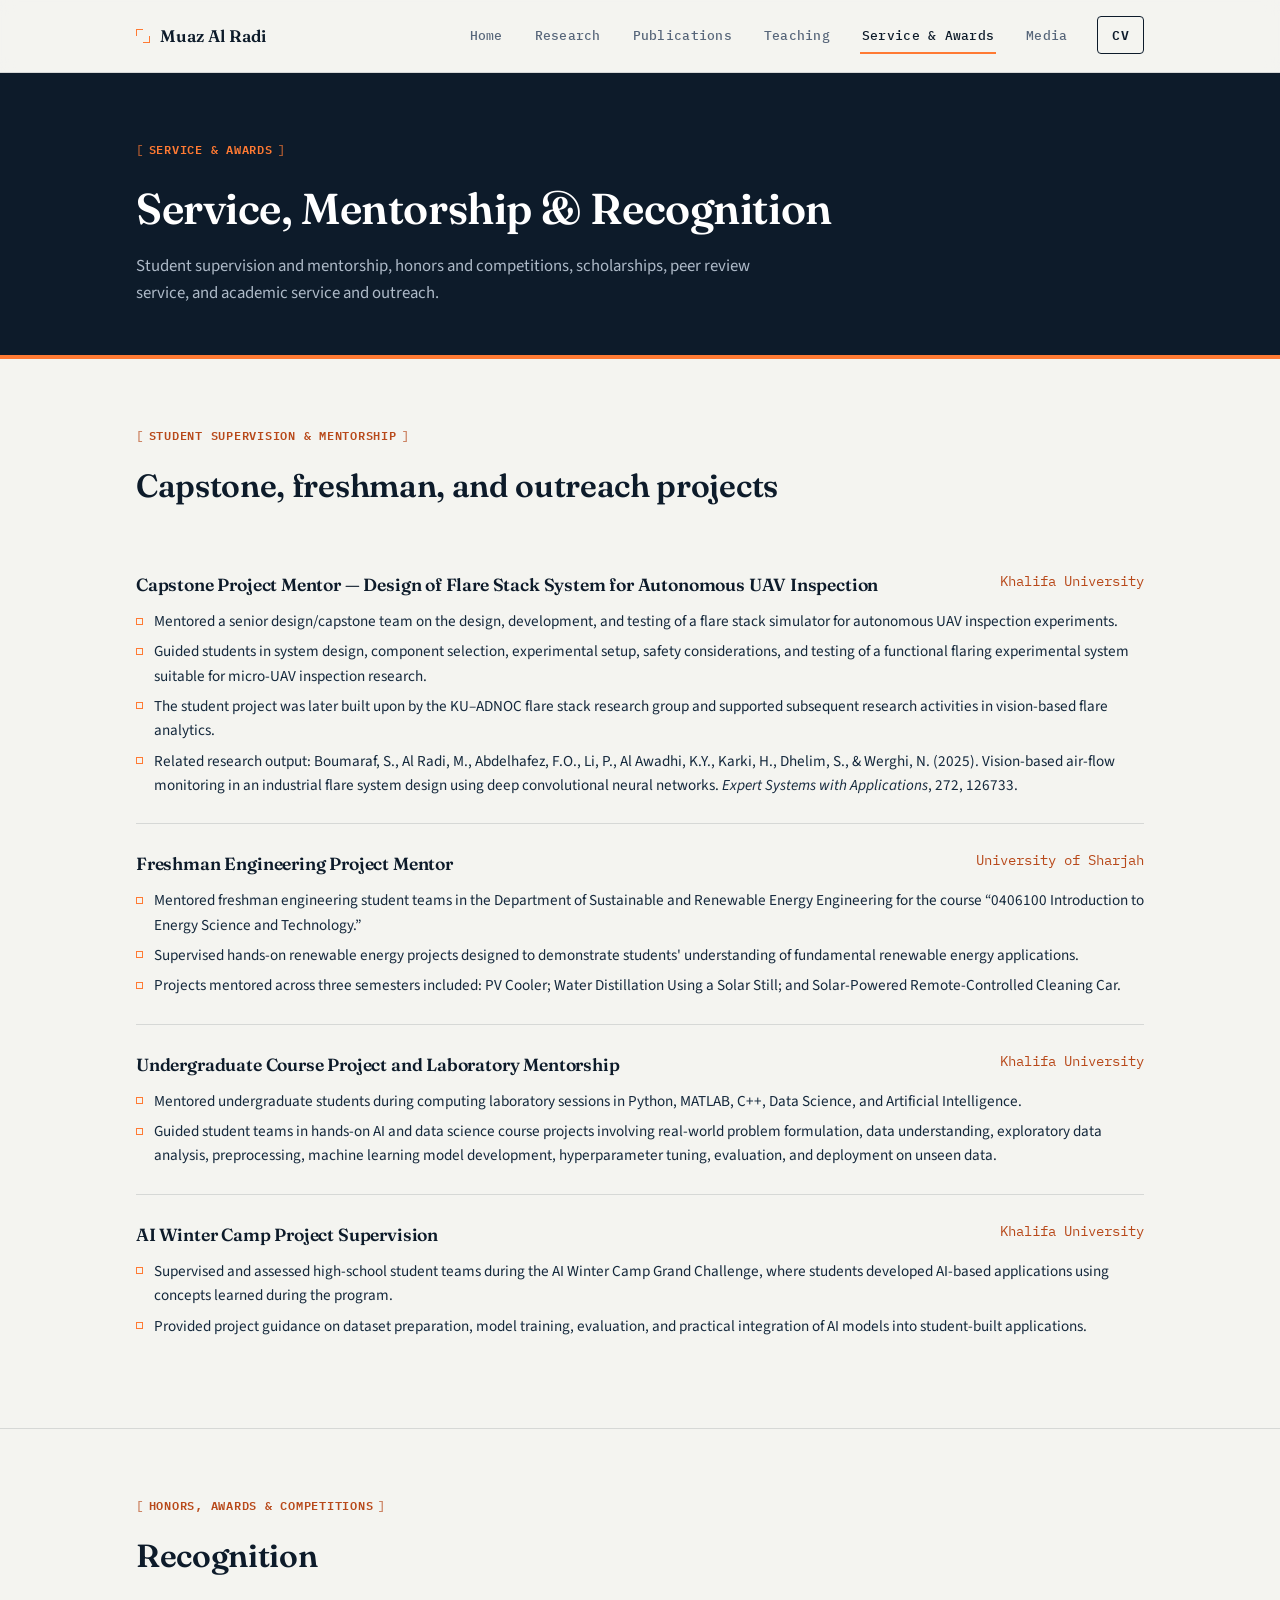
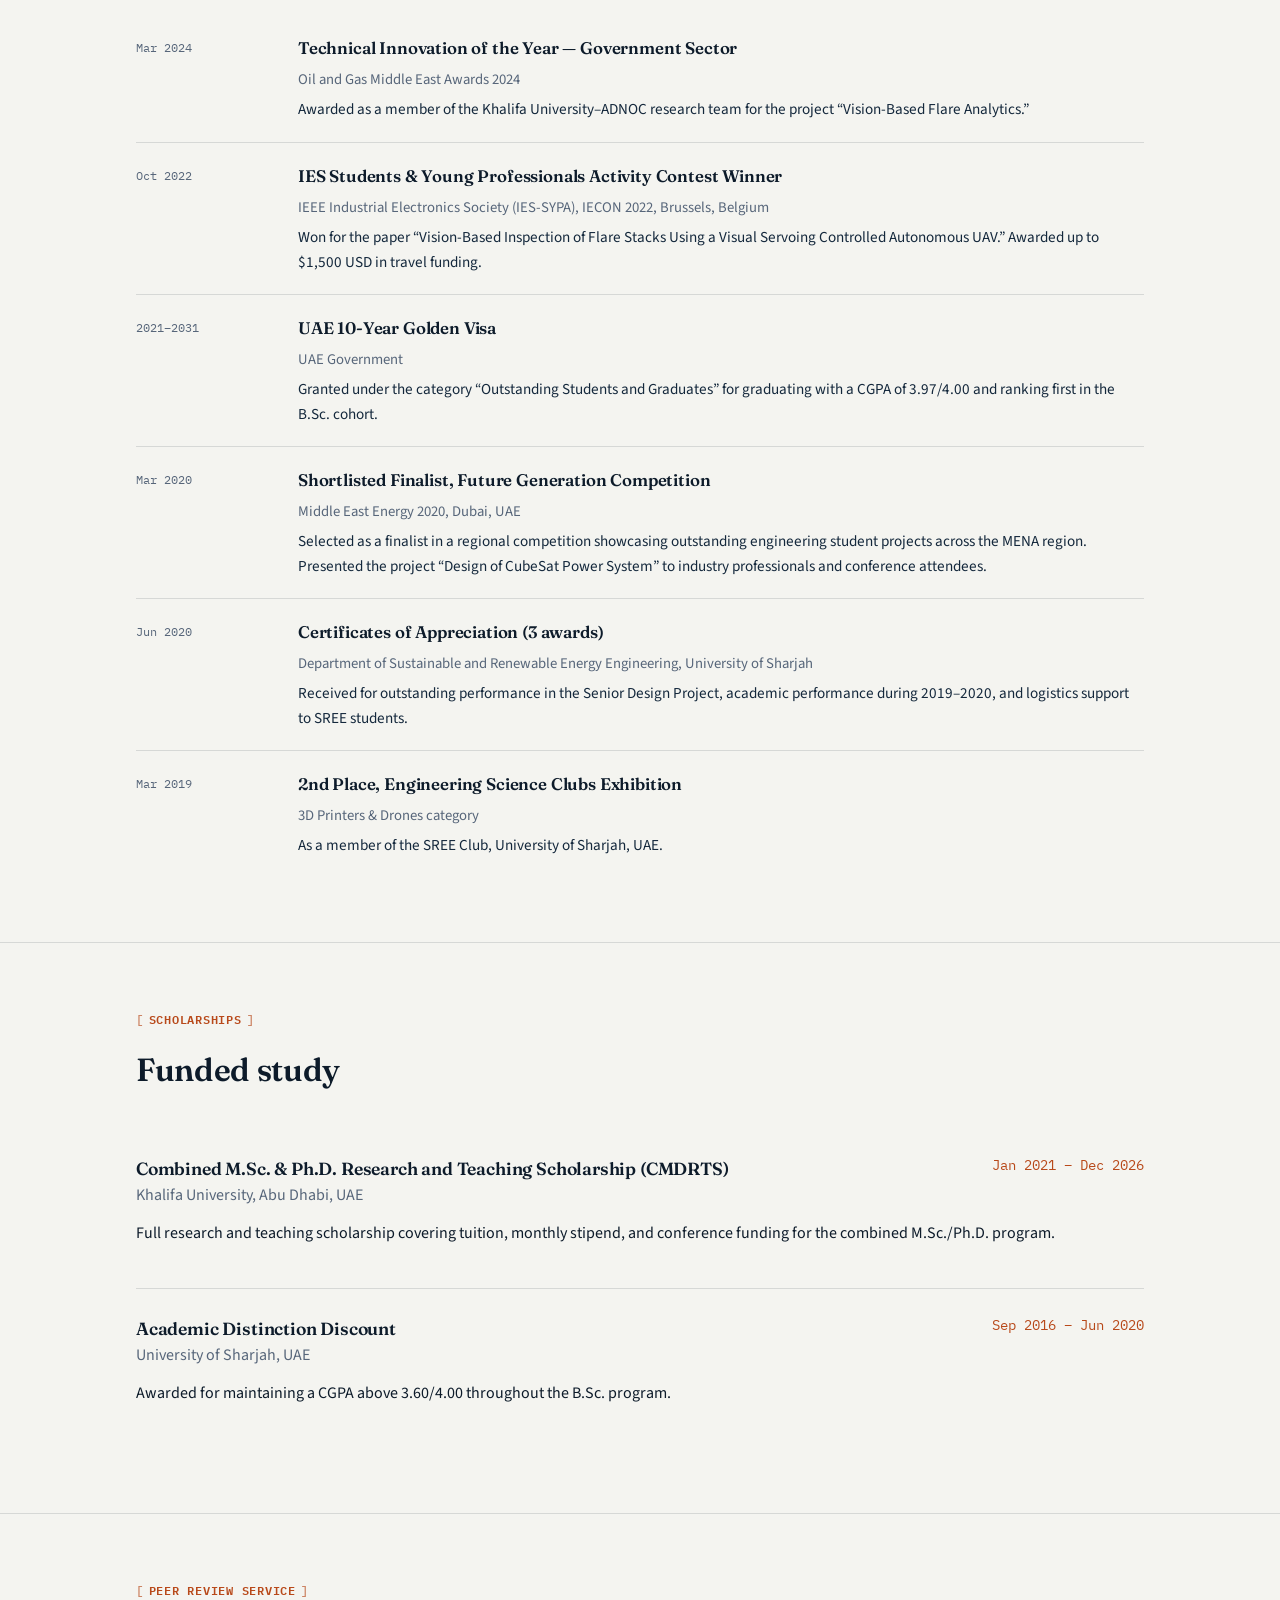
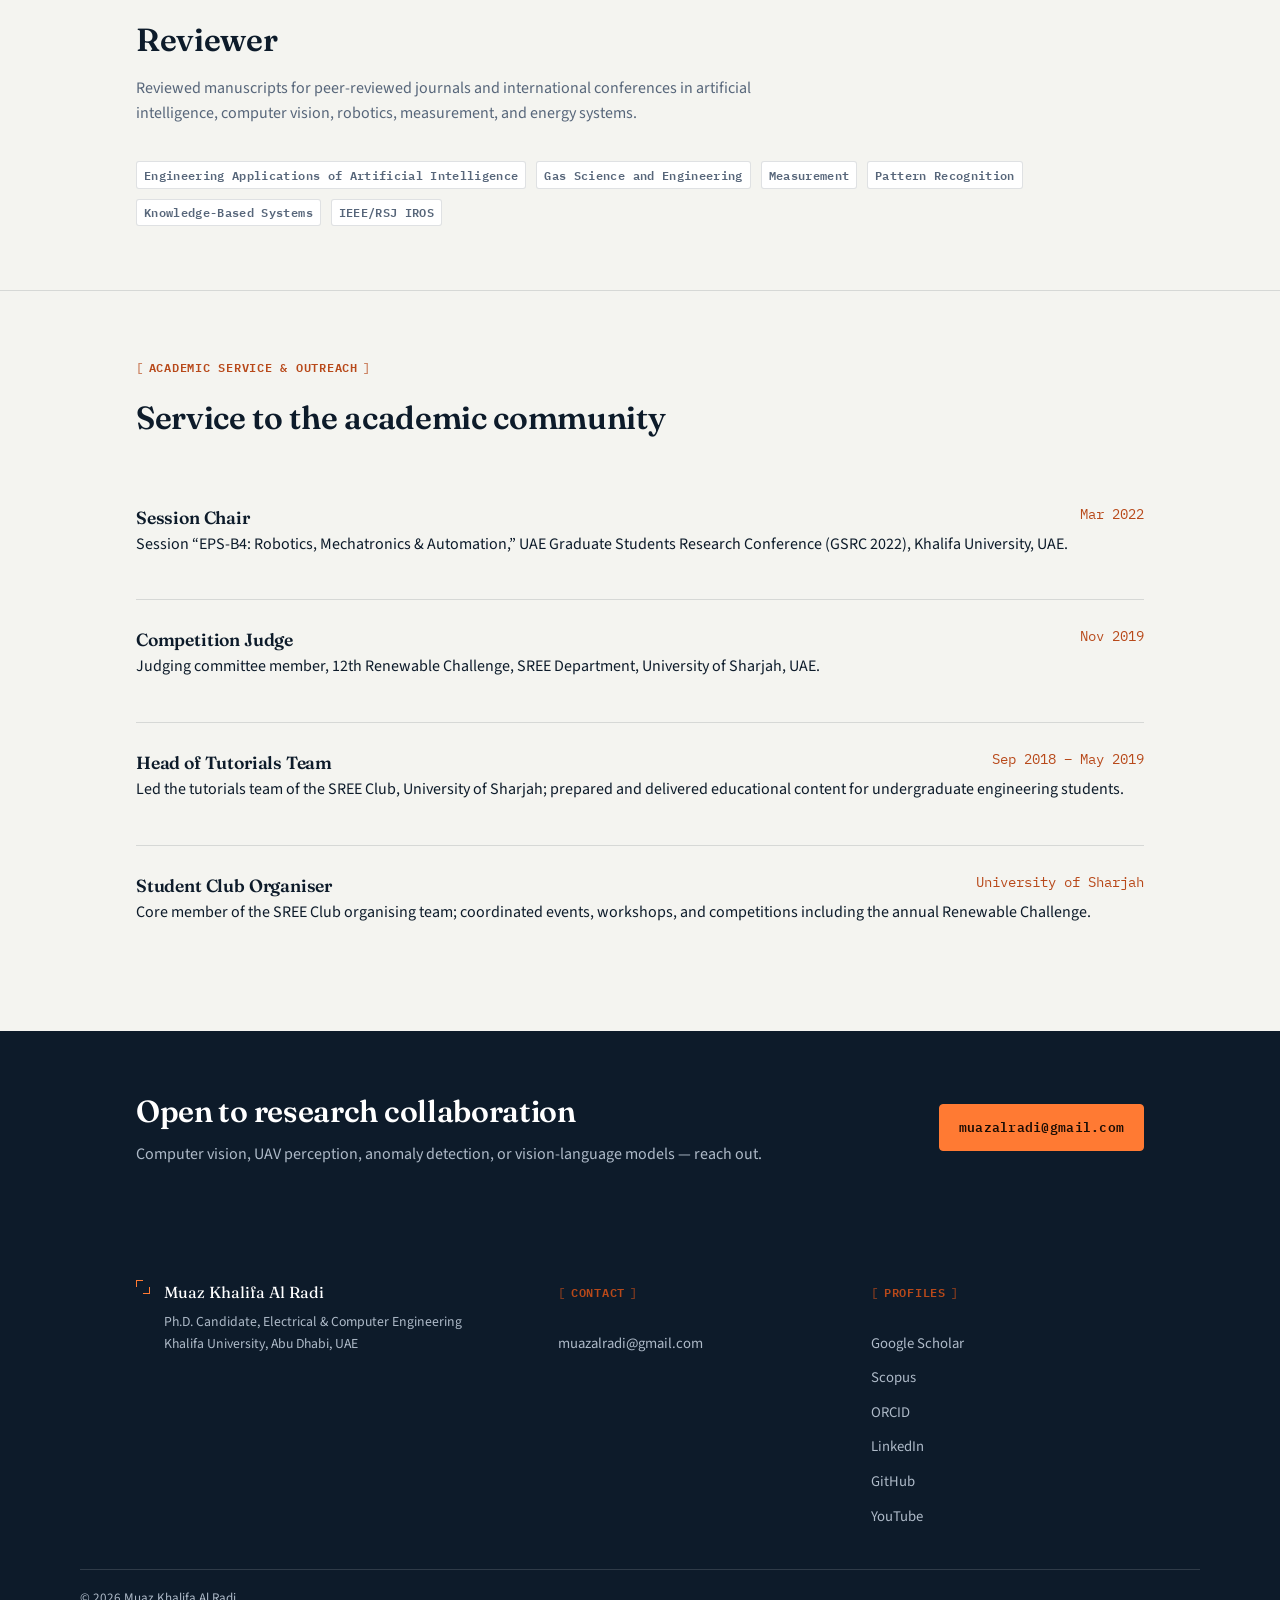
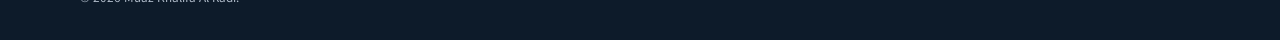
<file: service.html>
<!DOCTYPE html>
<html lang="en">
<head>
<meta charset="UTF-8">
<meta name="viewport" content="width=device-width, initial-scale=1.0">
<title>Service &amp; Awards — Muaz Khalifa Al Radi</title>
<meta name="description" content="Student mentorship, honors and awards, scholarships, peer review service, and academic service of Muaz Khalifa Al Radi.">
<link rel="icon" href="data:image/svg+xml,%3Csvg xmlns='http://www.w3.org/2000/svg' viewBox='0 0 32 32'%3E%3Crect width='32' height='32' fill='%230d1b2a'/%3E%3Cpath d='M4 4 L4 12 M4 4 L12 4 M28 4 L28 12 M28 4 L20 4 M4 28 L4 20 M4 28 L12 28 M28 28 L28 20 M28 28 L20 28' stroke='%23ff7a33' stroke-width='2.5' fill='none'/%3E%3C/svg%3E">
<link rel="stylesheet" href="assets/css/style.css">
</head>
<body data-page="service">

<header class="site-header">
  <div class="container header-inner">
    <a href="index.html" class="brand">
      <span class="brand-mark" aria-hidden="true"></span>
      <span>Muaz Al&nbsp;Radi</span>
    </a>
    <nav class="site-nav" aria-label="Primary">
      <button class="nav-toggle" aria-expanded="false" aria-controls="nav-menu">
        <span></span><span></span><span></span>
        <span class="sr-only">Toggle menu</span>
      </button>
      <ul id="nav-menu" class="nav-menu">
        <li><a href="index.html" data-nav="home">Home</a></li>
        <li><a href="research.html" data-nav="research">Research</a></li>
        <li><a href="publications.html" data-nav="publications">Publications</a></li>
        <li><a href="teaching.html" data-nav="teaching">Teaching</a></li>
        <li><a href="service.html" data-nav="service">Service &amp; Awards</a></li>
        <li><a href="media.html" data-nav="media">Media</a></li>
        <li><a href="cv.html" data-nav="cv" class="nav-cta">CV</a></li>
      </ul>
    </nav>
  </div>
</header>

<div class="page-head">
  <div class="container">
    <span class="eyebrow">Service &amp; Awards</span>
    <h1>Service, Mentorship &amp; Recognition</h1>
    <p>Student supervision and mentorship, honors and competitions, scholarships, peer review service, and academic service and outreach.</p>
  </div>
</div>

<!-- STUDENT SUPERVISION -->
<section class="section">
  <div class="container">
    <div class="section-head reveal">
      <span class="eyebrow">Student Supervision &amp; Mentorship</span>
      <h2>Capstone, freshman, and outreach projects</h2>
    </div>
    <div class="reveal">
      <div class="job">
        <div class="jtop">
          <h3>Capstone Project Mentor &mdash; Design of Flare Stack System for Autonomous UAV Inspection</h3>
          <div class="when">Khalifa University</div>
        </div>
        <ul>
          <li>Mentored a senior design/capstone team on the design, development, and testing of a flare stack simulator for autonomous UAV inspection experiments.</li>
          <li>Guided students in system design, component selection, experimental setup, safety considerations, and testing of a functional flaring experimental system suitable for micro-UAV inspection research.</li>
          <li>The student project was later built upon by the KU&ndash;ADNOC flare stack research group and supported subsequent research activities in vision-based flare analytics.</li>
          <li>Related research output: Boumaraf, S., <span class="au-self">Al&nbsp;Radi, M.</span>, Abdelhafez, F.O., Li, P., Al&nbsp;Awadhi, K.Y., Karki, H., Dhelim, S., &amp; Werghi, N. (2025). Vision-based air-flow monitoring in an industrial flare system design using deep convolutional neural networks. <em>Expert Systems with Applications</em>, 272, 126733.</li>
        </ul>
      </div>
      <div class="job">
        <div class="jtop">
          <h3>Freshman Engineering Project Mentor</h3>
          <div class="when">University of Sharjah</div>
        </div>
        <ul>
          <li>Mentored freshman engineering student teams in the Department of Sustainable and Renewable Energy Engineering for the course &ldquo;0406100 Introduction to Energy Science and Technology.&rdquo;</li>
          <li>Supervised hands-on renewable energy projects designed to demonstrate students' understanding of fundamental renewable energy applications.</li>
          <li>Projects mentored across three semesters included: PV Cooler; Water Distillation Using a Solar Still; and Solar-Powered Remote-Controlled Cleaning Car.</li>
        </ul>
      </div>
      <div class="job">
        <div class="jtop">
          <h3>Undergraduate Course Project and Laboratory Mentorship</h3>
          <div class="when">Khalifa University</div>
        </div>
        <ul>
          <li>Mentored undergraduate students during computing laboratory sessions in Python, MATLAB, C++, Data Science, and Artificial Intelligence.</li>
          <li>Guided student teams in hands-on AI and data science course projects involving real-world problem formulation, data understanding, exploratory data analysis, preprocessing, machine learning model development, hyperparameter tuning, evaluation, and deployment on unseen data.</li>
        </ul>
      </div>
      <div class="job">
        <div class="jtop">
          <h3>AI Winter Camp Project Supervision</h3>
          <div class="when">Khalifa University</div>
        </div>
        <ul>
          <li>Supervised and assessed high-school student teams during the AI Winter Camp Grand Challenge, where students developed AI-based applications using concepts learned during the program.</li>
          <li>Provided project guidance on dataset preparation, model training, evaluation, and practical integration of AI models into student-built applications.</li>
        </ul>
      </div>
    </div>
  </div>
</section>

<!-- HONORS & AWARDS -->
<section class="section">
  <div class="container">
    <div class="section-head reveal">
      <span class="eyebrow">Honors, Awards &amp; Competitions</span>
      <h2>Recognition</h2>
    </div>
    <div class="dated-list reveal">
      <div class="dated-item">
        <div class="when">Mar 2024</div>
        <div>
          <h3><a href="https://www.arabianbusiness.com/business/energy/oil-gas-middle-east-awards-2024-aramco-and-adnoc-among-big-winners-at-major-energy-industry-event" target="_blank" rel="noopener">Technical Innovation of the Year &mdash; Government Sector</a></h3>
          <p class="where">Oil and Gas Middle East Awards 2024</p>
          <p>Awarded as a member of the Khalifa University&ndash;ADNOC research team for the project &ldquo;Vision-Based Flare Analytics.&rdquo;</p>
        </div>
      </div>
      <div class="dated-item">
        <div class="when">Oct 2022</div>
        <div>
          <h3><a href="https://www.youtube.com/watch?v=MPVk0WIfNpo" target="_blank" rel="noopener">IES Students &amp; Young Professionals Activity Contest Winner</a></h3>
          <p class="where">IEEE Industrial Electronics Society (IES-SYPA), IECON 2022, Brussels, Belgium</p>
          <p>Won for the paper &ldquo;Vision-Based Inspection of Flare Stacks Using a Visual Servoing Controlled Autonomous UAV.&rdquo; Awarded up to $1,500 USD in travel funding.</p>
        </div>
      </div>
      <div class="dated-item">
        <div class="when">2021&ndash;2031</div>
        <div>
          <h3>UAE 10-Year Golden Visa</h3>
          <p class="where">UAE Government</p>
          <p>Granted under the category &ldquo;Outstanding Students and Graduates&rdquo; for graduating with a CGPA of 3.97/4.00 and ranking first in the B.Sc. cohort.</p>
        </div>
      </div>
      <div class="dated-item">
        <div class="when">Mar 2020</div>
        <div>
          <h3>Shortlisted Finalist, Future Generation Competition</h3>
          <p class="where">Middle East Energy 2020, Dubai, UAE</p>
          <p>Selected as a finalist in a regional competition showcasing outstanding engineering student projects across the MENA region. Presented the project &ldquo;Design of CubeSat Power System&rdquo; to industry professionals and conference attendees.</p>
        </div>
      </div>
      <div class="dated-item">
        <div class="when">Jun 2020</div>
        <div>
          <h3>Certificates of Appreciation (3 awards)</h3>
          <p class="where">Department of Sustainable and Renewable Energy Engineering, University of Sharjah</p>
          <p>Received for outstanding performance in the Senior Design Project, academic performance during 2019&ndash;2020, and logistics support to SREE students.</p>
        </div>
      </div>
      <div class="dated-item">
        <div class="when">Mar 2019</div>
        <div>
          <h3>2nd Place, Engineering Science Clubs Exhibition</h3>
          <p class="where">3D Printers &amp; Drones category</p>
          <p>As a member of the SREE Club, University of Sharjah, UAE.</p>
        </div>
      </div>
    </div>
  </div>
</section>

<!-- SCHOLARSHIPS -->
<section class="section">
  <div class="container">
    <div class="section-head reveal">
      <span class="eyebrow">Scholarships</span>
      <h2>Funded study</h2>
    </div>
    <div class="reveal">
      <div class="job">
        <div class="jtop">
          <h3>Combined M.Sc. &amp; Ph.D. Research and Teaching Scholarship (CMDRTS)</h3>
          <div class="when">Jan 2021 &ndash; Dec 2026</div>
        </div>
        <p class="where">Khalifa University, Abu Dhabi, UAE</p>
        <p>Full research and teaching scholarship covering tuition, monthly stipend, and conference funding for the combined M.Sc./Ph.D. program.</p>
      </div>
      <div class="job">
        <div class="jtop">
          <h3>Academic Distinction Discount</h3>
          <div class="when">Sep 2016 &ndash; Jun 2020</div>
        </div>
        <p class="where">University of Sharjah, UAE</p>
        <p>Awarded for maintaining a CGPA above 3.60/4.00 throughout the B.Sc. program.</p>
      </div>
    </div>
  </div>
</section>

<!-- PEER REVIEW -->
<section class="section">
  <div class="container">
    <div class="section-head reveal">
      <span class="eyebrow">Peer Review Service</span>
      <h2>Reviewer</h2>
      <p>Reviewed manuscripts for peer-reviewed journals and international conferences in artificial intelligence, computer vision, robotics, measurement, and energy systems.</p>
    </div>
    <div class="chip-row reveal">
      <span class="tag">Engineering Applications of Artificial Intelligence</span>
      <span class="tag">Gas Science and Engineering</span>
      <span class="tag">Measurement</span>
      <span class="tag">Pattern Recognition</span>
      <span class="tag">Knowledge-Based Systems</span>
      <span class="tag">IEEE/RSJ IROS</span>
    </div>
  </div>
</section>

<!-- ACADEMIC SERVICE -->
<section class="section">
  <div class="container">
    <div class="section-head reveal">
      <span class="eyebrow">Academic Service &amp; Outreach</span>
      <h2>Service to the academic community</h2>
    </div>
    <div class="reveal">
      <div class="job">
        <div class="jtop">
          <h3>Session Chair</h3>
          <div class="when">Mar 2022</div>
        </div>
        <p>Session &ldquo;EPS-B4: Robotics, Mechatronics &amp; Automation,&rdquo; UAE Graduate Students Research Conference (GSRC 2022), Khalifa University, UAE.</p>
      </div>
      <div class="job">
        <div class="jtop">
          <h3>Competition Judge</h3>
          <div class="when">Nov 2019</div>
        </div>
        <p>Judging committee member, 12th Renewable Challenge, SREE Department, University of Sharjah, UAE.</p>
      </div>
      <div class="job">
        <div class="jtop">
          <h3>Head of Tutorials Team</h3>
          <div class="when">Sep 2018 &ndash; May 2019</div>
        </div>
        <p>Led the tutorials team of the SREE Club, University of Sharjah; prepared and delivered educational content for undergraduate engineering students.</p>
      </div>
      <div class="job">
        <div class="jtop">
          <h3>Student Club Organiser</h3>
          <div class="when">University of Sharjah</div>
        </div>
        <p>Core member of the SREE Club organising team; coordinated events, workshops, and competitions including the annual Renewable Challenge.</p>
      </div>
    </div>
  </div>
</section>

<!-- CTA -->
<section class="cta-band">
  <div class="container cta-inner">
    <div>
      <h2>Open to research collaboration</h2>
      <p>Computer vision, UAV perception, anomaly detection, or vision-language models &mdash; reach out.</p>
    </div>
    <a href="mailto:muazalradi@gmail.com" class="btn btn-accent">muazalradi@gmail.com</a>
  </div>
</section>

<footer class="site-footer">
  <div class="container footer-inner">
    <div class="footer-brand">
      <span class="brand-mark" aria-hidden="true"></span>
      <p>Muaz Khalifa Al&nbsp;Radi<span class="muted">Ph.D. Candidate, Electrical &amp; Computer Engineering<br>Khalifa University, Abu Dhabi, UAE</span></p>
    </div>
    <div class="footer-links">
      <h3 class="eyebrow">Contact</h3>
      <ul>
        <li><a href="mailto:muazalradi@gmail.com">muazalradi@gmail.com</a></li>
      </ul>
    </div>
    <div class="footer-links">
      <h3 class="eyebrow">Profiles</h3>
      <ul>
        <li><a href="https://scholar.google.com/citations?user=YYw9h2cAAAAJ&hl=en" target="_blank" rel="noopener">Google Scholar</a></li>
        <li><a href="https://www.scopus.com/authid/detail.uri?authorId=57217631941" target="_blank" rel="noopener">Scopus</a></li>
        <li><a href="https://orcid.org/0000-0002-4309-1585" target="_blank" rel="noopener">ORCID</a></li>
        <li><a href="https://www.linkedin.com/in/muaz-al-radi-607681177/" target="_blank" rel="noopener">LinkedIn</a></li>
        <li><a href="https://github.com/MR81224" target="_blank" rel="noopener">GitHub</a></li>
        <li><a href="https://www.youtube.com/@sreetutorials1730" target="_blank" rel="noopener">YouTube</a></li>
      </ul>
    </div>
  </div>
  <div class="container footer-bottom">
    <p>&copy; <span id="year"></span> Muaz Khalifa Al Radi.</p>
  </div>
</footer>

<script src="assets/js/main.js"></script>
</body>
</html>
</file>
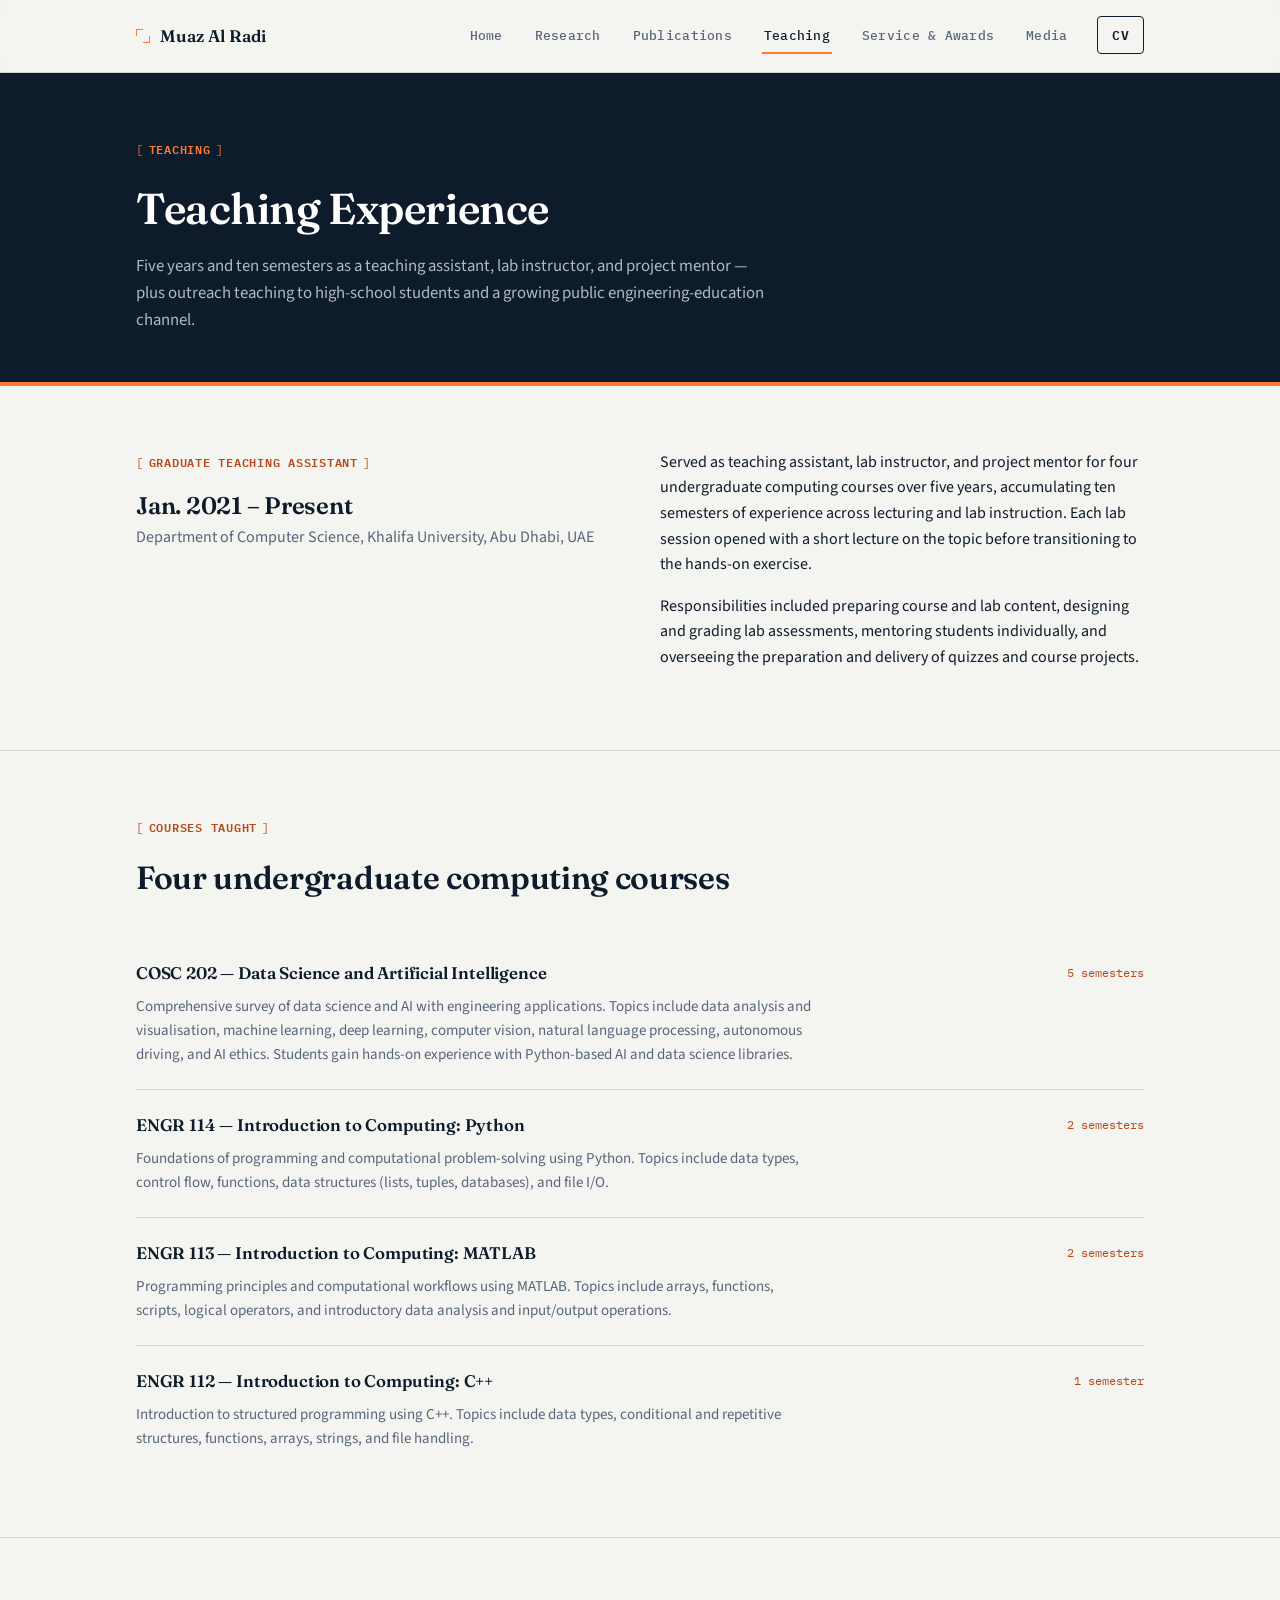
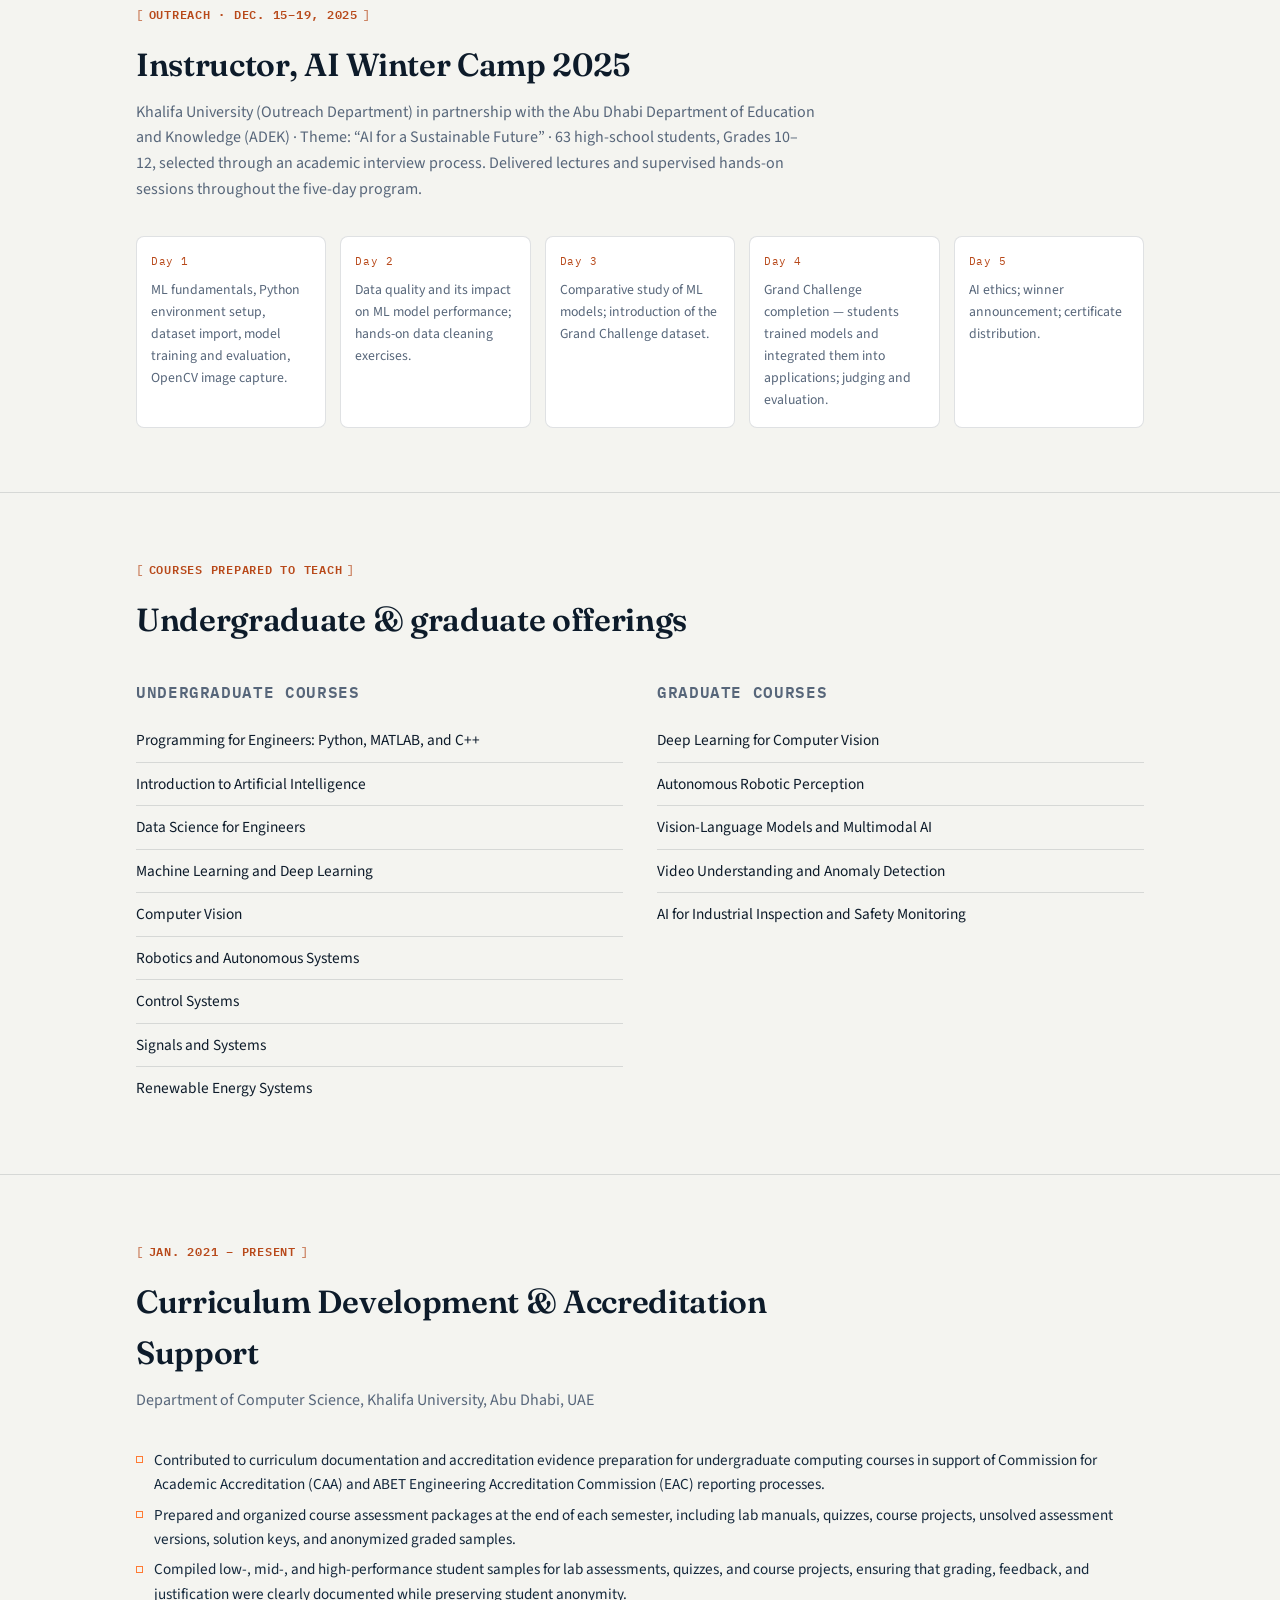
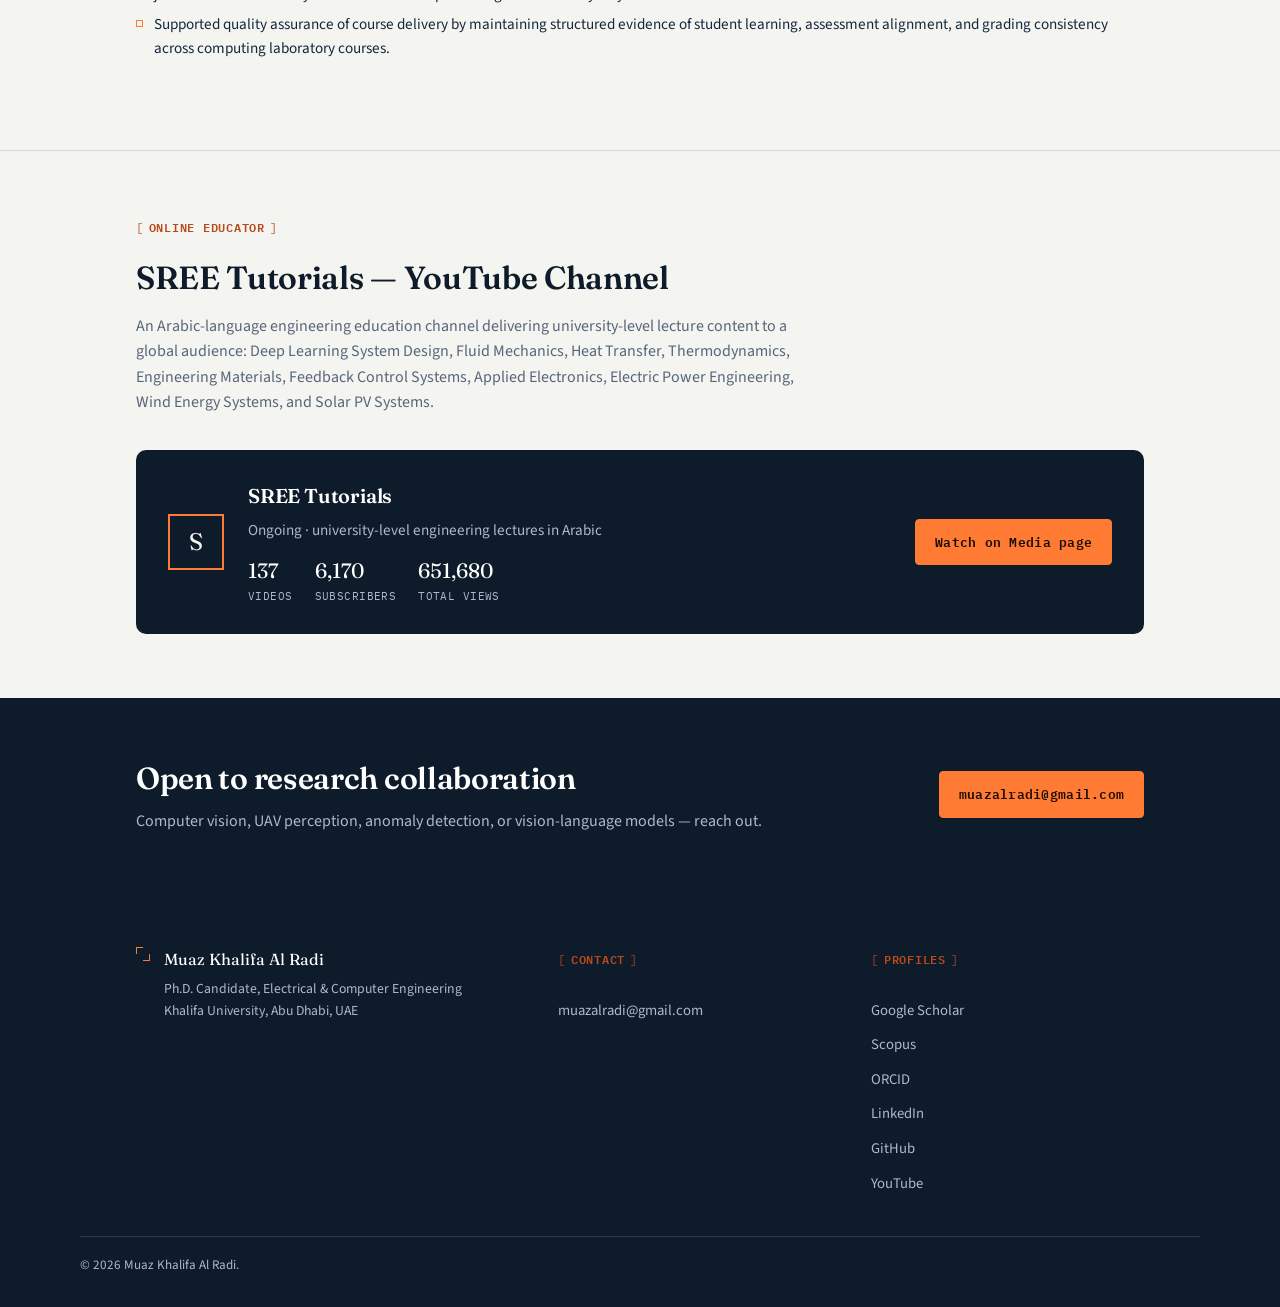
<file: teaching.html>
<!DOCTYPE html>
<html lang="en">
<head>
<meta charset="UTF-8">
<meta name="viewport" content="width=device-width, initial-scale=1.0">
<title>Teaching — Muaz Khalifa Al Radi</title>
<meta name="description" content="Teaching experience of Muaz Khalifa Al Radi: five years and ten semesters across four undergraduate computing courses at Khalifa University, plus the AI Winter Camp 2025 and an Arabic-language educational YouTube channel.">
<link rel="icon" href="data:image/svg+xml,%3Csvg xmlns='http://www.w3.org/2000/svg' viewBox='0 0 32 32'%3E%3Crect width='32' height='32' fill='%230d1b2a'/%3E%3Cpath d='M4 4 L4 12 M4 4 L12 4 M28 4 L28 12 M28 4 L20 4 M4 28 L4 20 M4 28 L12 28 M28 28 L28 20 M28 28 L20 28' stroke='%23ff7a33' stroke-width='2.5' fill='none'/%3E%3C/svg%3E">
<link rel="stylesheet" href="assets/css/style.css">
</head>
<body data-page="teaching">

<header class="site-header">
  <div class="container header-inner">
    <a href="index.html" class="brand">
      <span class="brand-mark" aria-hidden="true"></span>
      <span>Muaz Al&nbsp;Radi</span>
    </a>
    <nav class="site-nav" aria-label="Primary">
      <button class="nav-toggle" aria-expanded="false" aria-controls="nav-menu">
        <span></span><span></span><span></span>
        <span class="sr-only">Toggle menu</span>
      </button>
      <ul id="nav-menu" class="nav-menu">
        <li><a href="index.html" data-nav="home">Home</a></li>
        <li><a href="research.html" data-nav="research">Research</a></li>
        <li><a href="publications.html" data-nav="publications">Publications</a></li>
        <li><a href="teaching.html" data-nav="teaching">Teaching</a></li>
        <li><a href="service.html" data-nav="service">Service &amp; Awards</a></li>
        <li><a href="media.html" data-nav="media">Media</a></li>
        <li><a href="cv.html" data-nav="cv" class="nav-cta">CV</a></li>
      </ul>
    </nav>
  </div>
</header>

<div class="page-head">
  <div class="container">
    <span class="eyebrow">Teaching</span>
    <h1>Teaching Experience</h1>
    <p>Five years and ten semesters as a teaching assistant, lab instructor, and project mentor &mdash; plus outreach teaching to high-school students and a growing public engineering-education channel.</p>
  </div>
</div>

<!-- INTRO -->
<section class="section">
  <div class="container">
    <div class="split reveal">
      <div>
        <span class="eyebrow">Graduate Teaching Assistant</span>
        <h2>Jan. 2021 &ndash; Present</h2>
        <p class="muted">Department of Computer Science, Khalifa University, Abu Dhabi, UAE</p>
      </div>
      <div>
        <p>Served as teaching assistant, lab instructor, and project mentor for four undergraduate computing courses over five years, accumulating ten semesters of experience across lecturing and lab instruction. Each lab session opened with a short lecture on the topic before transitioning to the hands-on exercise.</p>
        <p>Responsibilities included preparing course and lab content, designing and grading lab assessments, mentoring students individually, and overseeing the preparation and delivery of quizzes and course projects.</p>
      </div>
    </div>
  </div>
</section>

<!-- COURSES -->
<section class="section">
  <div class="container">
    <div class="section-head reveal">
      <span class="eyebrow">Courses Taught</span>
      <h2>Four undergraduate computing courses</h2>
    </div>
    <div class="reveal">
      <div class="course">
        <div>
          <h3>COSC 202 &mdash; Data Science and Artificial Intelligence</h3>
          <p>Comprehensive survey of data science and AI with engineering applications. Topics include data analysis and visualisation, machine learning, deep learning, computer vision, natural language processing, autonomous driving, and AI ethics. Students gain hands-on experience with Python-based AI and data science libraries.</p>
        </div>
        <div class="sem">5 semesters</div>
      </div>
      <div class="course">
        <div>
          <h3>ENGR 114 &mdash; Introduction to Computing: Python</h3>
          <p>Foundations of programming and computational problem-solving using Python. Topics include data types, control flow, functions, data structures (lists, tuples, databases), and file I/O.</p>
        </div>
        <div class="sem">2 semesters</div>
      </div>
      <div class="course">
        <div>
          <h3>ENGR 113 &mdash; Introduction to Computing: MATLAB</h3>
          <p>Programming principles and computational workflows using MATLAB. Topics include arrays, functions, scripts, logical operators, and introductory data analysis and input/output operations.</p>
        </div>
        <div class="sem">2 semesters</div>
      </div>
      <div class="course">
        <div>
          <h3>ENGR 112 &mdash; Introduction to Computing: C++</h3>
          <p>Introduction to structured programming using C++. Topics include data types, conditional and repetitive structures, functions, arrays, strings, and file handling.</p>
        </div>
        <div class="sem">1 semester</div>
      </div>
    </div>
  </div>
</section>

<!-- AI WINTER CAMP -->
<section class="section">
  <div class="container">
    <div class="section-head reveal">
      <span class="eyebrow">Outreach &middot; Dec. 15&ndash;19, 2025</span>
      <h2>Instructor, AI Winter Camp 2025</h2>
      <p>Khalifa University (Outreach Department) in partnership with the Abu Dhabi Department of Education and Knowledge (ADEK) &middot; Theme: &ldquo;AI for a Sustainable Future&rdquo; &middot; 63 high-school students, Grades 10&ndash;12, selected through an academic interview process. Delivered lectures and supervised hands-on sessions throughout the five-day program.</p>
    </div>
    <div class="program-days reveal">
      <div class="day">
        <span class="dnum">Day 1</span>
        <p>ML fundamentals, Python environment setup, dataset import, model training and evaluation, OpenCV image capture.</p>
      </div>
      <div class="day">
        <span class="dnum">Day 2</span>
        <p>Data quality and its impact on ML model performance; hands-on data cleaning exercises.</p>
      </div>
      <div class="day">
        <span class="dnum">Day 3</span>
        <p>Comparative study of ML models; introduction of the Grand Challenge dataset.</p>
      </div>
      <div class="day">
        <span class="dnum">Day 4</span>
        <p>Grand Challenge completion &mdash; students trained models and integrated them into applications; judging and evaluation.</p>
      </div>
      <div class="day">
        <span class="dnum">Day 5</span>
        <p>AI ethics; winner announcement; certificate distribution.</p>
      </div>
    </div>
  </div>
</section>

<!-- COURSES PREPARED TO TEACH -->
<section class="section">
  <div class="container">
    <div class="section-head reveal">
      <span class="eyebrow">Courses Prepared to Teach</span>
      <h2>Undergraduate &amp; graduate offerings</h2>
    </div>
    <div class="two-col-list reveal">
      <div>
        <h3>Undergraduate Courses</h3>
        <ul>
          <li>Programming for Engineers: Python, MATLAB, and C++</li>
          <li>Introduction to Artificial Intelligence</li>
          <li>Data Science for Engineers</li>
          <li>Machine Learning and Deep Learning</li>
          <li>Computer Vision</li>
          <li>Robotics and Autonomous Systems</li>
          <li>Control Systems</li>
          <li>Signals and Systems</li>
          <li>Renewable Energy Systems</li>
        </ul>
      </div>
      <div>
        <h3>Graduate Courses</h3>
        <ul>
          <li>Deep Learning for Computer Vision</li>
          <li>Autonomous Robotic Perception</li>
          <li>Vision-Language Models and Multimodal AI</li>
          <li>Video Understanding and Anomaly Detection</li>
          <li>AI for Industrial Inspection and Safety Monitoring</li>
        </ul>
      </div>
    </div>
  </div>
</section>

<!-- CURRICULUM DEVELOPMENT -->
<section class="section">
  <div class="container">
    <div class="section-head reveal">
      <span class="eyebrow">Jan. 2021 &ndash; Present</span>
      <h2>Curriculum Development &amp; Accreditation Support</h2>
      <p class="muted">Department of Computer Science, Khalifa University, Abu Dhabi, UAE</p>
    </div>
    <div class="job reveal" style="border-top:none; padding-top:0;">
      <ul>
        <li>Contributed to curriculum documentation and accreditation evidence preparation for undergraduate computing courses in support of Commission for Academic Accreditation (CAA) and ABET Engineering Accreditation Commission (EAC) reporting processes.</li>
        <li>Prepared and organized course assessment packages at the end of each semester, including lab manuals, quizzes, course projects, unsolved assessment versions, solution keys, and anonymized graded samples.</li>
        <li>Compiled low-, mid-, and high-performance student samples for lab assessments, quizzes, and course projects, ensuring that grading, feedback, and justification were clearly documented while preserving student anonymity.</li>
        <li>Supported quality assurance of course delivery by maintaining structured evidence of student learning, assessment alignment, and grading consistency across computing laboratory courses.</li>
      </ul>
    </div>
  </div>
</section>

<!-- YOUTUBE TEASER -->
<section class="section">
  <div class="container">
    <div class="section-head reveal">
      <span class="eyebrow">Online Educator</span>
      <h2>SREE Tutorials &mdash; YouTube Channel</h2>
      <p>An Arabic-language engineering education channel delivering university-level lecture content to a global audience: Deep Learning System Design, Fluid Mechanics, Heat Transfer, Thermodynamics, Engineering Materials, Feedback Control Systems, Applied Electronics, Electric Power Engineering, Wind Energy Systems, and Solar PV Systems.</p>
    </div>
    <div class="channel-card reveal">
      <div class="cmark">S</div>
      <div>
        <h3>SREE Tutorials</h3>
        <p>Ongoing &middot; university-level engineering lectures in Arabic</p>
        <div class="channel-stats">
          <div><div class="v">137</div><div class="k">Videos</div></div>
          <div><div class="v">6,170</div><div class="k">Subscribers</div></div>
          <div><div class="v">651,680</div><div class="k">Total Views</div></div>
        </div>
      </div>
      <a href="media.html" class="btn btn-accent">Watch on Media page</a>
    </div>
  </div>
</section>

<!-- CTA -->
<section class="cta-band">
  <div class="container cta-inner">
    <div>
      <h2>Open to research collaboration</h2>
      <p>Computer vision, UAV perception, anomaly detection, or vision-language models &mdash; reach out.</p>
    </div>
    <a href="mailto:muazalradi@gmail.com" class="btn btn-accent">muazalradi@gmail.com</a>
  </div>
</section>

<footer class="site-footer">
  <div class="container footer-inner">
    <div class="footer-brand">
      <span class="brand-mark" aria-hidden="true"></span>
      <p>Muaz Khalifa Al&nbsp;Radi<span class="muted">Ph.D. Candidate, Electrical &amp; Computer Engineering<br>Khalifa University, Abu Dhabi, UAE</span></p>
    </div>
    <div class="footer-links">
      <h3 class="eyebrow">Contact</h3>
      <ul>
        <li><a href="mailto:muazalradi@gmail.com">muazalradi@gmail.com</a></li>
      </ul>
    </div>
    <div class="footer-links">
      <h3 class="eyebrow">Profiles</h3>
      <ul>
        <li><a href="https://scholar.google.com/citations?user=YYw9h2cAAAAJ&hl=en" target="_blank" rel="noopener">Google Scholar</a></li>
        <li><a href="https://www.scopus.com/authid/detail.uri?authorId=57217631941" target="_blank" rel="noopener">Scopus</a></li>
        <li><a href="https://orcid.org/0000-0002-4309-1585" target="_blank" rel="noopener">ORCID</a></li>
        <li><a href="https://www.linkedin.com/in/muaz-al-radi-607681177/" target="_blank" rel="noopener">LinkedIn</a></li>
        <li><a href="https://github.com/MR81224" target="_blank" rel="noopener">GitHub</a></li>
        <li><a href="https://www.youtube.com/@sreetutorials1730" target="_blank" rel="noopener">YouTube</a></li>
      </ul>
    </div>
  </div>
  <div class="container footer-bottom">
    <p>&copy; <span id="year"></span> Muaz Khalifa Al Radi.</p>
  </div>
</footer>

<script src="assets/js/main.js"></script>
</body>
</html>
</file>
<file: assets/css/style.css>
/* ============================================================
   Muaz Khalifa Al Radi — Academic site
   Design system: ink navy + paper neutrals, flare-amber + thermal-
   cyan accents, square "bounding-box" bracket framing as the
   recurring signature device (echoes the CV's own [Q1 Journal]
   style tags and the bounding boxes of the detection models this
   research builds).
   ============================================================ */

@import url('https://fonts.googleapis.com/css2?family=Fraunces:ital,opsz,wght@0,9..144,300;0,9..144,400;0,9..144,500;0,9..144,600;0,9..144,700;1,9..144,400;1,9..144,500&family=Source+Sans+3:wght@400;500;600;700&family=IBM+Plex+Mono:wght@400;500;600&display=swap');

/* ---------------------------------------------------------- */
/* Tokens                                                      */
/* ---------------------------------------------------------- */
:root{
  /* color */
  --ink:        #0d1b2a;
  --ink-2:      #14283c;
  --ink-3:      #1d3650;
  --paper:      #f4f4f0;
  --paper-2:    #ffffff;
  --line:       rgba(13,27,42,.13);
  --line-dark:  rgba(255,255,255,.14);
  --muted:      #57667a;
  --muted-dark: #aebac8;
  --accent:     #ff7a33;        /* flare amber — the one bold color */
  --accent-ink: #b8491a;        /* darker amber for text-on-light */
  --cyan:       #2bafc2;        /* thermal cyan — secondary accent */
  --good:       #2c8a5b;

  /* type */
  --f-display: 'Fraunces', 'Iowan Old Style', Georgia, serif;
  --f-body:    'Source Sans 3', 'Segoe UI', system-ui, -apple-system, sans-serif;
  --f-mono:    'IBM Plex Mono', 'SFMono-Regular', Menlo, Consolas, monospace;

  /* layout */
  --maxw: 1120px;
  --gutter: clamp(20px, 5vw, 56px);
  --radius-card: 10px;
  --radius-tag: 3px;

  --ease: cubic-bezier(.22,.61,.36,1);
}

/* ---------------------------------------------------------- */
/* Reset                                                       */
/* ---------------------------------------------------------- */
*,*::before,*::after{ box-sizing:border-box; }
html{ scroll-behavior:smooth; }
@media (prefers-reduced-motion: reduce){
  html{ scroll-behavior:auto; }
  *,*::before,*::after{ animation-duration:.001ms !important; animation-iteration-count:1 !important; transition-duration:.001ms !important; scroll-behavior:auto !important; }
}
body{
  margin:0;
  background:var(--paper);
  color:var(--ink);
  font-family:var(--f-body);
  font-size:16px;
  line-height:1.6;
  -webkit-font-smoothing:antialiased;
}
img{ max-width:100%; display:block; }
a{ color:inherit; text-decoration:none; }
ul{ margin:0; padding:0; list-style:none; }
h1,h2,h3,h4{ font-family:var(--f-display); margin:0; font-weight:600; letter-spacing:-.01em; }
p{ margin:0 0 1em; }
button{ font-family:inherit; }

.sr-only{
  position:absolute; width:1px; height:1px; padding:0; margin:-1px;
  overflow:hidden; clip:rect(0,0,0,0); white-space:nowrap; border:0;
}

:focus-visible{ outline:2.5px solid var(--accent); outline-offset:3px; border-radius:2px; }

.container{
  max-width:var(--maxw);
  margin:0 auto;
  padding:0 var(--gutter);
}

/* ---------------------------------------------------------- */
/* Eyebrow / bracket-tag system — the signature device          */
/* ---------------------------------------------------------- */
.eyebrow{
  font-family:var(--f-mono);
  font-size:.78rem;
  font-weight:600;
  letter-spacing:.06em;
  text-transform:uppercase;
  color:var(--accent-ink);
  margin:0 0 14px;
  display:inline-flex;
  align-items:center;
  gap:.4em;
}
.eyebrow::before{ content:'['; opacity:.65; }
.eyebrow::after{ content:']'; opacity:.65; }
.on-dark .eyebrow{ color:var(--accent); }

.tag{
  display:inline-flex;
  align-items:center;
  font-family:var(--f-mono);
  font-size:.72rem;
  font-weight:600;
  letter-spacing:.03em;
  padding:.32em .6em;
  border:1px solid var(--line);
  border-radius:var(--radius-tag);
  color:var(--muted);
  background:var(--paper-2);
  white-space:nowrap;
}
.tag.tag-accent{ color:var(--accent-ink); border-color:rgba(255,122,51,.4); background:rgba(255,122,51,.07); }
.tag.tag-cyan{ color:#157f8c; border-color:rgba(43,175,194,.4); background:rgba(43,175,194,.08); }

.chip-row{ display:flex; flex-wrap:wrap; gap:10px; }

/* ---------------------------------------------------------- */
/* Buttons                                                      */
/* ---------------------------------------------------------- */
.btn{
  display:inline-flex; align-items:center; gap:.5em;
  font-family:var(--f-mono);
  font-size:.84rem; font-weight:600; letter-spacing:.02em;
  padding:.85em 1.4em;
  border-radius:4px;
  border:1.5px solid var(--ink);
  color:var(--ink);
  background:transparent;
  cursor:pointer;
  transition:transform .18s var(--ease), background .18s var(--ease), color .18s var(--ease), border-color .18s var(--ease);
}
.btn:hover{ transform:translateY(-2px); }
.btn-solid{ background:var(--ink); color:var(--paper); }
.btn-solid:hover{ background:var(--ink-2); }
.btn-accent{ border-color:var(--accent); background:var(--accent); color:#1a0c04; }
.btn-accent:hover{ background:#ff8c4d; }
.on-dark .btn{ border-color:rgba(255,255,255,.45); color:var(--paper); }
.on-dark .btn:hover{ border-color:var(--accent); color:var(--accent); }

/* ---------------------------------------------------------- */
/* Header / nav                                                 */
/* ---------------------------------------------------------- */
.site-header{
  position:sticky; top:0; z-index:50;
  background:rgba(244,244,240,.92);
  backdrop-filter:saturate(160%) blur(8px);
  border-bottom:1px solid var(--line);
}
.header-inner{
  display:flex; align-items:center; justify-content:space-between;
  height:72px;
}
.brand{ display:flex; align-items:center; gap:.6em; font-family:var(--f-display); font-weight:600; font-size:1.05rem; }
.brand-mark{
  width:14px; height:14px; position:relative; flex:none;
}
.brand-mark::before,.brand-mark::after{
  content:''; position:absolute; width:7px; height:7px;
  border:1.6px solid var(--accent);
}
.brand-mark::before{ top:0; left:0; border-right:0; border-bottom:0; }
.brand-mark::after{ bottom:0; right:0; border-left:0; border-top:0; }

.site-nav{ display:flex; align-items:center; }
.nav-menu{ display:flex; align-items:center; gap:28px; }
.nav-menu a{
  font-family:var(--f-mono); font-size:.82rem; font-weight:500; letter-spacing:.02em;
  color:var(--muted); padding:6px 2px; position:relative;
  transition:color .15s var(--ease);
}
.nav-menu a:hover{ color:var(--ink); }
.nav-menu a.active{ color:var(--ink); }
.nav-menu a.active::after{
  content:''; position:absolute; left:0; right:0; bottom:-4px; height:2px; background:var(--accent);
}
.nav-menu a.nav-cta{
  font-weight:600; color:var(--ink); border:1.5px solid var(--ink); border-radius:4px; padding:7px 14px;
}
.nav-menu a.nav-cta:hover{ background:var(--ink); color:var(--paper); }

.nav-toggle{
  display:none; flex-direction:column; justify-content:center; gap:4px;
  width:34px; height:34px; border:none; background:none; cursor:pointer; padding:0;
}
.nav-toggle span{ display:block; height:2px; background:var(--ink); border-radius:1px; transition:transform .2s var(--ease), opacity .2s var(--ease); }

@media (max-width: 860px){
  .nav-toggle{ display:flex; }
  .site-nav{ position:relative; }
  .nav-menu{
    position:absolute; top:62px; right:0; left:0;
    flex-direction:column; align-items:stretch; gap:0;
    background:var(--paper-2); border:1px solid var(--line); border-radius:8px;
    box-shadow:0 14px 32px -10px rgba(13,27,42,.22);
    padding:8px; min-width:240px;
    transform-origin:top right;
    opacity:0; transform:scale(.97) translateY(-6px); pointer-events:none;
    transition:opacity .16s var(--ease), transform .16s var(--ease);
  }
  .nav-menu.open{ opacity:1; transform:none; pointer-events:auto; }
  .nav-menu li{ width:100%; }
  .nav-menu a{ display:block; padding:12px 14px; border-radius:6px; }
  .nav-menu a.active::after{ display:none; }
  .nav-menu a.active{ background:rgba(255,122,51,.1); }
  .nav-menu a.nav-cta{ margin-top:6px; text-align:center; }
}

/* ---------------------------------------------------------- */
/* Page header band (non-home pages)                            */
/* ---------------------------------------------------------- */
.page-head{
  background:var(--ink);
  color:var(--paper);
  padding:64px 0 48px;
  border-bottom:4px solid var(--accent);
}
.page-head h1{ font-size:clamp(2rem,4vw,2.7rem); color:#fff; margin-bottom:10px; }
.page-head p{ color:var(--muted-dark); max-width:640px; margin-bottom:0; font-size:1.05rem; }
.page-head .eyebrow{ color:var(--accent); }

/* ---------------------------------------------------------- */
/* Hero (home)                                                  */
/* ---------------------------------------------------------- */
.hero{
  background:var(--ink);
  color:var(--paper);
  position:relative;
  overflow:hidden;
  border-bottom:4px solid var(--accent);
}
.hero::before{
  content:'';
  position:absolute; inset:0;
  background-image:
    linear-gradient(rgba(255,255,255,.05) 1px, transparent 1px),
    linear-gradient(90deg, rgba(255,255,255,.05) 1px, transparent 1px);
  background-size:42px 42px;
  mask-image:radial-gradient(circle at 80% 20%, rgba(0,0,0,.9), transparent 70%);
  pointer-events:none;
}
.hero-inner{
  position:relative; z-index:1;
  display:grid; grid-template-columns:1.25fr .75fr; gap:48px;
  align-items:center;
  padding:72px 0 56px;
}
.hero-copy h1{
  font-size:clamp(2.3rem, 4.6vw, 3.6rem);
  line-height:1.05;
  color:#fff;
  margin-bottom:16px;
}
.hero-copy h1 em{ font-style:italic; color:var(--accent); font-weight:500; }
.hero-role{
  font-family:var(--f-mono); font-size:.95rem; color:var(--muted-dark);
  margin-bottom:26px; line-height:1.6; max-width:540px;
}
.hero-role strong{ color:#fff; font-weight:600; }
.hero-actions{ display:flex; gap:14px; flex-wrap:wrap; margin-top:8px; }

.photo-frame{
  position:relative;
  width:min(280px, 100%);
  margin-left:auto;
  aspect-ratio:4/5;
}
.photo-frame .corner{ position:absolute; width:22px; height:22px; z-index:2; }
.photo-frame .corner.tl{ top:-8px; left:-8px; border-top:2px solid var(--accent); border-left:2px solid var(--accent); }
.photo-frame .corner.tr{ top:-8px; right:-8px; border-top:2px solid var(--accent); border-right:2px solid var(--accent); }
.photo-frame .corner.bl{ bottom:-8px; left:-8px; border-bottom:2px solid var(--accent); border-left:2px solid var(--accent); }
.photo-frame .corner.br{ bottom:-8px; right:-8px; border-bottom:2px solid var(--accent); border-right:2px solid var(--accent); }
.photo-frame .photo-inner{
  width:100%; height:100%; border-radius:4px; overflow:hidden;
  background:linear-gradient(160deg, #1d3650, #0d1b2a 70%);
  display:flex; align-items:center; justify-content:center;
  border:1px solid var(--line-dark);
}
.photo-frame .initials{
  font-family:var(--f-display); font-size:4.4rem; color:rgba(255,255,255,.92); letter-spacing:.02em;
}
.photo-frame .tagbox{
  position:absolute; left:-8px; bottom:-34px;
  font-family:var(--f-mono); font-size:.68rem; color:var(--accent);
  background:var(--ink); padding:3px 8px; border:1px solid rgba(255,122,51,.5);
  letter-spacing:.04em;
}

.stat-strip{ background:var(--ink-2); border-bottom:1px solid var(--line-dark); }
.stat-grid{
  display:grid; grid-template-columns:repeat(5,1fr);
  padding:26px 0;
}
.stat{ text-align:left; border-left:1px solid var(--line-dark); padding-left:20px; }
.stat:first-child{ border-left:none; padding-left:0; }
.stat .num{ font-family:var(--f-display); font-size:clamp(1.6rem,2.6vw,2.1rem); color:#fff; line-height:1; }
.stat .lbl{ font-family:var(--f-mono); font-size:.7rem; color:var(--muted-dark); letter-spacing:.05em; text-transform:uppercase; margin-top:6px; }

@media (max-width:900px){
  .hero-inner{ grid-template-columns:1fr; gap:36px; padding:48px 0 40px; }
  .photo-frame{ margin:0; width:200px; }
  .stat-grid{ grid-template-columns:repeat(2,1fr); gap:18px 20px; }
  .stat{ border-left:none; padding-left:0; border-top:1px solid var(--line-dark); padding-top:14px; }
  .stat:nth-child(1),.stat:nth-child(2){ border-top:none; padding-top:0; }
}

/* ---------------------------------------------------------- */
/* Sections / generic                                           */
/* ---------------------------------------------------------- */
.section{ padding:64px 0; }
.section + .section{ border-top:1px solid var(--line); }
.section-head{ max-width:680px; margin-bottom:34px; }
.section-head h2{ font-size:clamp(1.5rem,2.6vw,2rem); margin-bottom:10px; }
.section-head p{ color:var(--muted); margin-bottom:0; }
.section-foot{ margin-top:28px; }

.lede{ font-size:1.12rem; color:var(--ink-2); max-width:760px; }
.muted{ color:var(--muted); }

/* research areas chip strip on home */
.areas-strip{ background:var(--paper-2); border-bottom:1px solid var(--line); padding:18px 0; }
.areas-strip .chip-row{ justify-content:center; }

/* two-col layout helper */
.split{ display:grid; grid-template-columns:1fr 1fr; gap:40px; }
@media (max-width:760px){ .split{ grid-template-columns:1fr; } }

/* ---------------------------------------------------------- */
/* Cards                                                        */
/* ---------------------------------------------------------- */
.card{
  background:var(--paper-2);
  border:1px solid var(--line);
  border-radius:var(--radius-card);
  padding:24px;
  transition:transform .2s var(--ease), box-shadow .2s var(--ease), border-color .2s var(--ease);
}
.card:hover{ transform:translateY(-3px); box-shadow:0 16px 30px -16px rgba(13,27,42,.2); border-color:rgba(13,27,42,.22); }
.card h3{ font-size:1.12rem; margin:10px 0 8px; line-height:1.35; }
.card .venue{ color:var(--accent-ink); font-family:var(--f-mono); font-size:.78rem; font-weight:600; }
.card p{ color:var(--muted); font-size:.95rem; margin-bottom:0; }

.card-grid{ display:grid; grid-template-columns:repeat(3,1fr); gap:22px; }
.card-grid.cols-2{ grid-template-columns:repeat(2,1fr); }
@media (max-width:920px){ .card-grid{ grid-template-columns:1fr 1fr; } }
@media (max-width:640px){ .card-grid{ grid-template-columns:1fr; } }

/* bracket-corner card variant — used for "future research" items */
.bracket-card{
  position:relative; padding:24px 24px 22px 28px;
  border-left:2px solid var(--line);
  transition:border-color .2s var(--ease);
}
.bracket-card:hover{ border-left-color:var(--accent); }
.bracket-card h3{ font-size:1.05rem; margin:0 0 8px; }
.bracket-card p{ color:var(--muted); margin:0; font-size:.95rem; }
.bracket-card .idx{ font-family:var(--f-mono); font-size:.72rem; color:var(--accent-ink); letter-spacing:.05em; margin-bottom:8px; display:block; }

/* ---------------------------------------------------------- */
/* Timeline / dated list (news, awards, presentations)          */
/* ---------------------------------------------------------- */
.dated-list{ display:flex; flex-direction:column; }
.dated-item{
  display:grid; grid-template-columns:140px 1fr; gap:22px;
  padding:20px 0; border-top:1px solid var(--line);
}
.dated-list .dated-item:first-child{ border-top:none; }
.dated-item .when{ font-family:var(--f-mono); font-size:.78rem; color:var(--muted); padding-top:3px; }
.dated-item h3{ font-size:1.05rem; margin:0 0 6px; }
.dated-item .where{ color:var(--muted); font-size:.92rem; margin-bottom:6px; }
.dated-item p{ color:var(--ink-2); font-size:.95rem; margin-bottom:0; }
@media (max-width:640px){ .dated-item{ grid-template-columns:1fr; gap:6px; } }

/* ---------------------------------------------------------- */
/* Publications list                                            */
/* ---------------------------------------------------------- */
.pub-filters{ display:flex; flex-wrap:wrap; gap:10px; margin-bottom:30px; }
.pub-filters button{
  font-family:var(--f-mono); font-size:.78rem; font-weight:600; letter-spacing:.02em;
  padding:.55em 1em; border:1px solid var(--line); border-radius:20px; background:var(--paper-2);
  color:var(--muted); cursor:pointer; transition:all .15s var(--ease);
}
.pub-filters button:hover{ border-color:var(--ink); color:var(--ink); }
.pub-filters button.active{ background:var(--ink); color:var(--paper); border-color:var(--ink); }

.pub-list{ display:flex; flex-direction:column; }
.pub{
  display:grid; grid-template-columns:108px 1fr; gap:22px;
  padding:20px 0; border-top:1px solid var(--line);
}
.pub-list .pub:first-child{ border-top:none; }
.pub .yr{ font-family:var(--f-mono); font-size:.85rem; color:var(--muted); padding-top:4px; }
.pub .meta{ display:flex; gap:8px; flex-wrap:wrap; margin-bottom:8px; }
.pub p.cite{ margin:0; color:var(--ink-2); font-size:.97rem; }
.pub p.cite .au-self{ font-weight:700; color:var(--ink); }
.pub .venue-line{ color:var(--muted); font-size:.88rem; margin-top:4px; }
@media (max-width:640px){ .pub{ grid-template-columns:1fr; gap:8px; } }

.metrics-row{ display:flex; flex-wrap:wrap; gap:34px; margin-bottom:8px; }
.metric-block .src{ font-family:var(--f-mono); font-size:.72rem; color:var(--accent-ink); letter-spacing:.05em; text-transform:uppercase; margin-bottom:8px; }
.metric-block .nums{ display:flex; gap:22px; }
.metric-block .nums div .v{ font-family:var(--f-display); font-size:1.7rem; }
.metric-block .nums div .k{ font-family:var(--f-mono); font-size:.66rem; color:var(--muted); text-transform:uppercase; letter-spacing:.04em; }

/* ---------------------------------------------------------- */
/* Course / teaching blocks                                     */
/* ---------------------------------------------------------- */
.course{
  border-top:1px solid var(--line); padding:22px 0;
  display:grid; grid-template-columns:1fr auto; gap:16px; align-items:start;
}
.course:first-child{ border-top:none; }
.course h3{ font-size:1.05rem; margin:0 0 8px; }
.course p{ color:var(--muted); font-size:.94rem; margin:0; max-width:680px; }
.course .sem{ font-family:var(--f-mono); font-size:.74rem; color:var(--accent-ink); white-space:nowrap; padding-top:4px; }

.program-days{ display:grid; grid-template-columns:repeat(5,1fr); gap:14px; }
.day{ background:var(--paper-2); border:1px solid var(--line); border-radius:8px; padding:16px 14px; }
.day .dnum{ font-family:var(--f-mono); font-size:.7rem; color:var(--accent-ink); letter-spacing:.05em; margin-bottom:8px; display:block; }
.day p{ font-size:.86rem; color:var(--muted); margin:0; }
@media (max-width:900px){ .program-days{ grid-template-columns:repeat(2,1fr); } }
@media (max-width:520px){ .program-days{ grid-template-columns:1fr; } }

.two-col-list{ display:grid; grid-template-columns:1fr 1fr; gap:34px; }
.two-col-list h3{ font-size:1rem; margin-bottom:14px; font-family:var(--f-mono); text-transform:uppercase; letter-spacing:.04em; color:var(--muted); }
.two-col-list ul li{ padding:9px 0; border-top:1px solid var(--line); font-size:.96rem; }
.two-col-list ul li:first-child{ border-top:none; }
@media (max-width:640px){ .two-col-list{ grid-template-columns:1fr; gap:18px; } }

/* ---------------------------------------------------------- */
/* Stat panel (CV / skills)                                     */
/* ---------------------------------------------------------- */
.skill-row{ display:grid; grid-template-columns:220px 1fr; gap:20px; padding:16px 0; border-top:1px solid var(--line); }
.skill-row:first-child{ border-top:none; }
.skill-row .k{ font-family:var(--f-mono); font-size:.82rem; font-weight:600; color:var(--ink); }
.skill-row .v{ color:var(--muted); }
@media (max-width:600px){ .skill-row{ grid-template-columns:1fr; gap:4px; } }

.degree{
  border:1px solid var(--line); border-radius:var(--radius-card); padding:28px; margin-bottom:22px; background:var(--paper-2);
}
.degree .dgtop{ display:flex; justify-content:space-between; gap:16px; flex-wrap:wrap; margin-bottom:4px; }
.degree h3{ font-size:1.2rem; }
.degree .when{ font-family:var(--f-mono); color:var(--accent-ink); font-size:.85rem; white-space:nowrap; }
.degree .where{ color:var(--muted); margin-bottom:16px; }
.degree dl{ display:grid; grid-template-columns:120px 1fr; gap:10px 18px; margin:0; }
.degree dt{ font-family:var(--f-mono); font-size:.74rem; text-transform:uppercase; letter-spacing:.04em; color:var(--muted); padding-top:2px; }
.degree dd{ margin:0; color:var(--ink-2); font-size:.95rem; }
@media (max-width:600px){ .degree dl{ grid-template-columns:1fr; } .degree dt{ margin-top:8px; } }

.job{ border-top:1px solid var(--line); padding:26px 0; }
.job:first-child{ border-top:none; }
.job .jtop{ display:flex; justify-content:space-between; gap:16px; flex-wrap:wrap; }
.job h3{ font-size:1.1rem; }
.job .when{ font-family:var(--f-mono); color:var(--accent-ink); font-size:.85rem; white-space:nowrap; }
.job .where{ color:var(--muted); margin-bottom:12px; }
.job ul{ margin-top:10px; display:flex; flex-direction:column; gap:6px; }
.job ul li{ position:relative; padding-left:18px; color:var(--ink-2); font-size:.95rem; }
.job ul li::before{ content:''; position:absolute; left:0; top:.55em; width:7px; height:7px; border:1.5px solid var(--accent); }

/* ---------------------------------------------------------- */
/* Media / video                                                */
/* ---------------------------------------------------------- */
.video-card{ background:var(--paper-2); border:1px solid var(--line); border-radius:var(--radius-card); overflow:hidden; }
.video-frame{ position:relative; width:100%; aspect-ratio:16/9; background:var(--ink); }
.video-frame iframe{ position:absolute; inset:0; width:100%; height:100%; border:0; }
.video-body{ padding:22px 24px; }
.video-body h3{ font-size:1.1rem; margin:0 0 8px; }
.video-body p{ color:var(--muted); font-size:.94rem; margin:0; }
.video-grid{ display:grid; grid-template-columns:1fr 1fr; gap:28px; }
@media (max-width:800px){ .video-grid{ grid-template-columns:1fr; } }

.channel-card{
  display:grid; grid-template-columns:auto 1fr auto; gap:24px; align-items:center;
  background:var(--ink); color:var(--paper); border-radius:var(--radius-card); padding:30px 32px;
}
.channel-card .cmark{ width:56px; height:56px; border:2px solid var(--accent); display:flex; align-items:center; justify-content:center; font-family:var(--f-display); font-size:1.5rem; flex:none; }
.channel-card h3{ color:#fff; font-size:1.25rem; margin-bottom:6px; }
.channel-card p{ color:var(--muted-dark); margin:0 0 12px; font-size:.95rem; }
.channel-stats{ display:flex; gap:22px; flex-wrap:wrap; }
.channel-stats div .v{ font-family:var(--f-display); font-size:1.3rem; color:#fff; }
.channel-stats div .k{ font-family:var(--f-mono); font-size:.66rem; color:var(--muted-dark); text-transform:uppercase; letter-spacing:.04em; }
@media (max-width:760px){ .channel-card{ grid-template-columns:1fr; text-align:left; } }

/* ---------------------------------------------------------- */
/* CTA band                                                     */
/* ---------------------------------------------------------- */
.cta-band{ background:var(--ink); color:var(--paper); padding:56px 0; }
.cta-inner{ display:flex; align-items:center; justify-content:space-between; gap:24px; flex-wrap:wrap; }
.cta-inner h2{ color:#fff; font-size:clamp(1.4rem,2.6vw,1.9rem); margin-bottom:6px; }
.cta-inner p{ color:var(--muted-dark); margin:0; }

/* ---------------------------------------------------------- */
/* Footer                                                        */
/* ---------------------------------------------------------- */
.site-footer{ background:var(--ink); color:var(--muted-dark); padding-top:56px; }
.footer-inner{ display:grid; grid-template-columns:1.4fr 1fr 1fr; gap:40px; padding-bottom:40px; }
.footer-brand{ display:flex; gap:14px; }
.footer-brand .brand-mark::before,.footer-brand .brand-mark::after{ border-color:var(--accent); }
.footer-brand p{ margin:0; color:#fff; font-family:var(--f-display); }
.footer-brand .muted{ font-family:var(--f-body); color:var(--muted-dark); font-size:.86rem; font-weight:400; display:block; margin-top:6px; }
.footer-links ul{ display:flex; flex-direction:column; gap:9px; margin-top:14px; }
.footer-links a{ font-size:.92rem; color:var(--muted-dark); transition:color .15s var(--ease); }
.footer-links a:hover{ color:var(--accent); }
.footer-bottom{ border-top:1px solid var(--line-dark); padding:18px 0; font-size:.82rem; }
@media (max-width:760px){ .footer-inner{ grid-template-columns:1fr; gap:30px; } }

/* ---------------------------------------------------------- */
/* Reveal-on-scroll                                              */
/* ---------------------------------------------------------- */
.reveal{ opacity:0; transform:translateY(14px); transition:opacity .6s var(--ease), transform .6s var(--ease); }
.reveal.in{ opacity:1; transform:none; }

/* ---------------------------------------------------------- */
/* 404                                                           */
/* ---------------------------------------------------------- */
.notfound{ min-height:60vh; display:flex; flex-direction:column; align-items:flex-start; justify-content:center; gap:18px; }
.notfound .code{ font-family:var(--f-mono); font-size:5rem; color:var(--accent-ink); line-height:1; }
</file>
